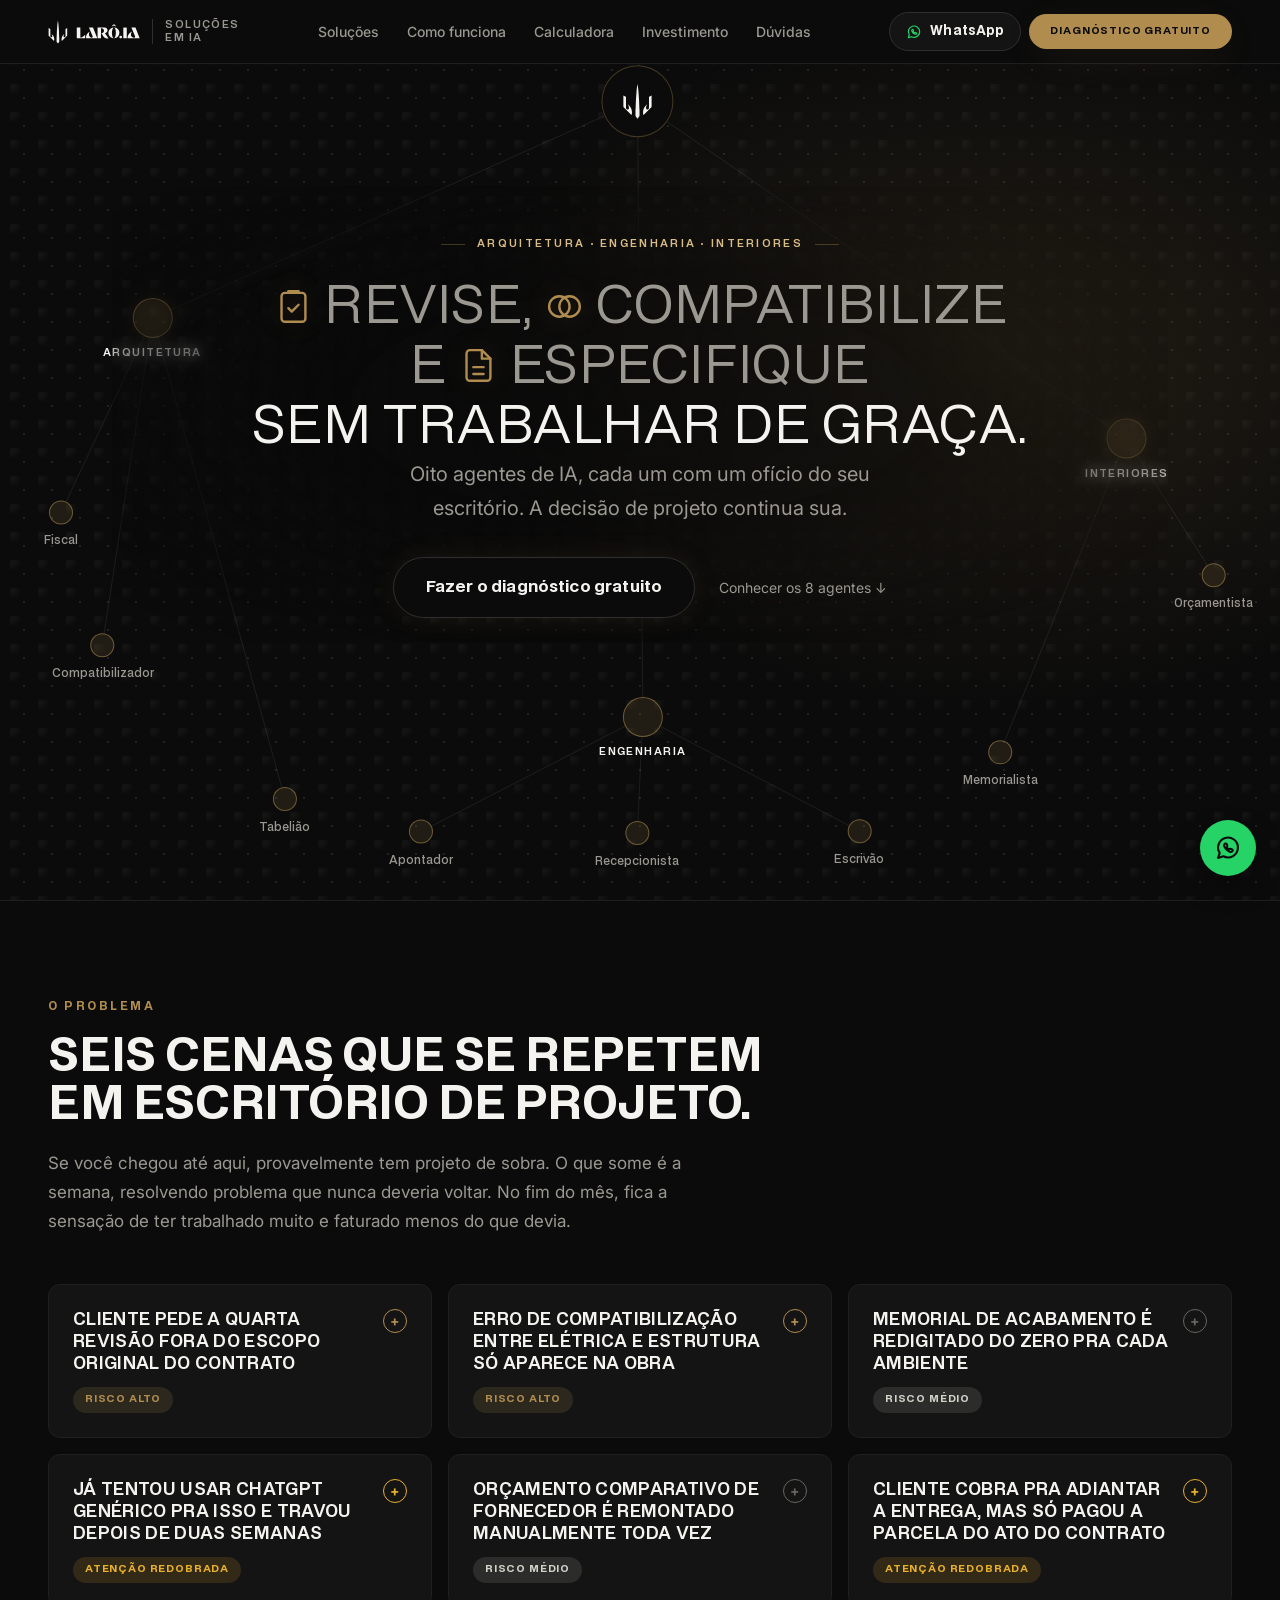
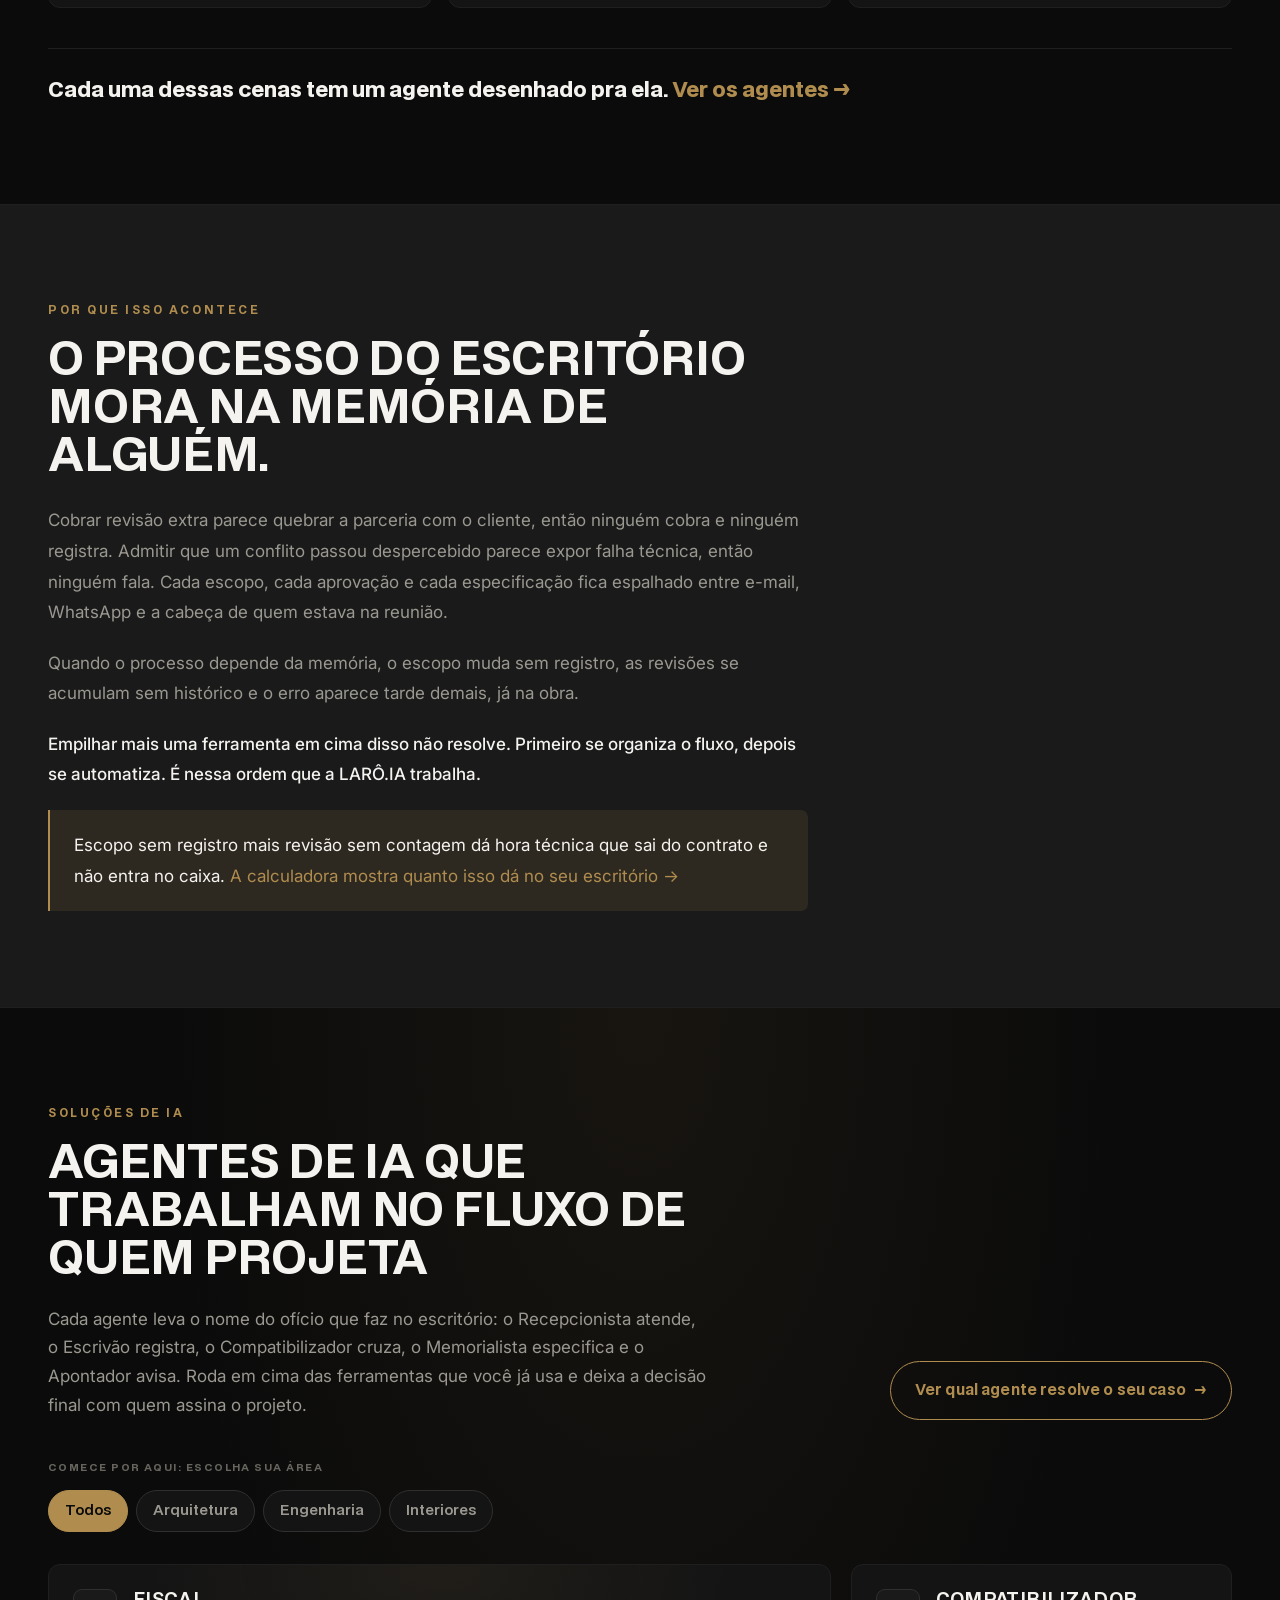
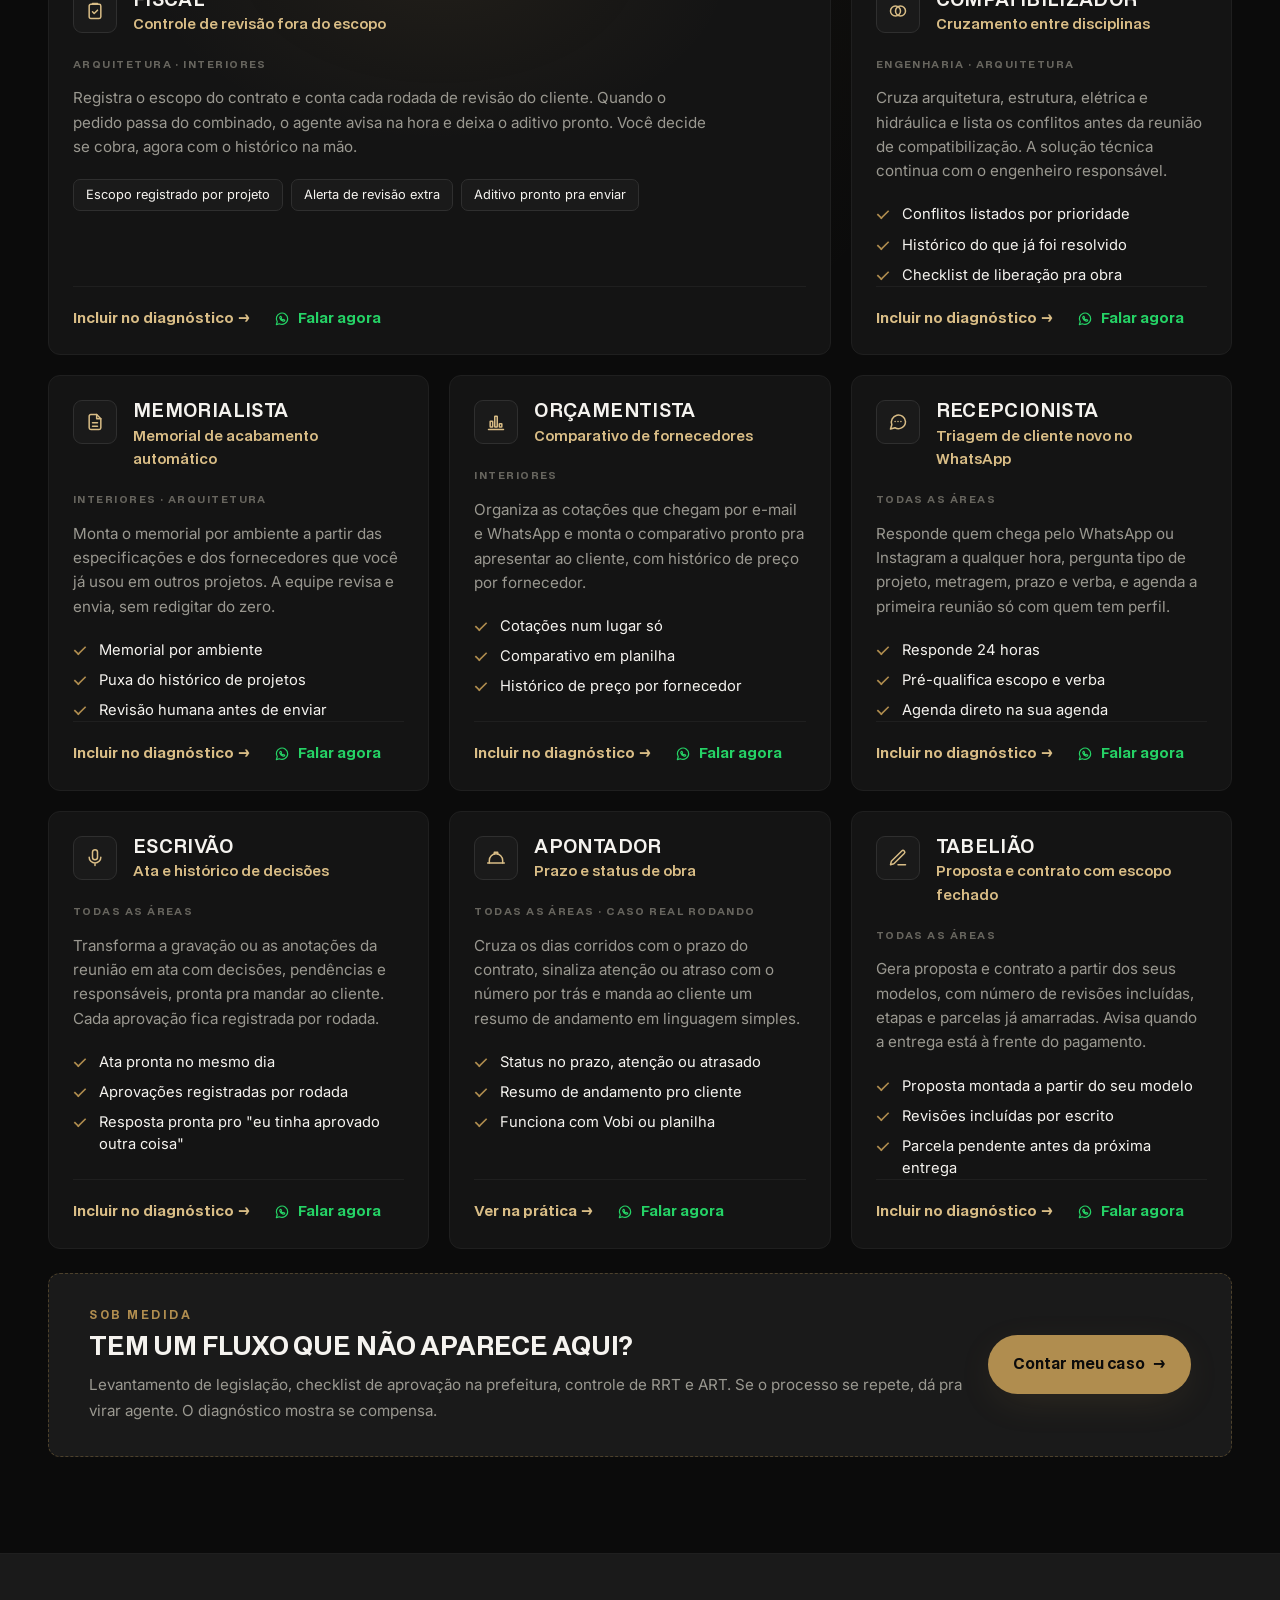
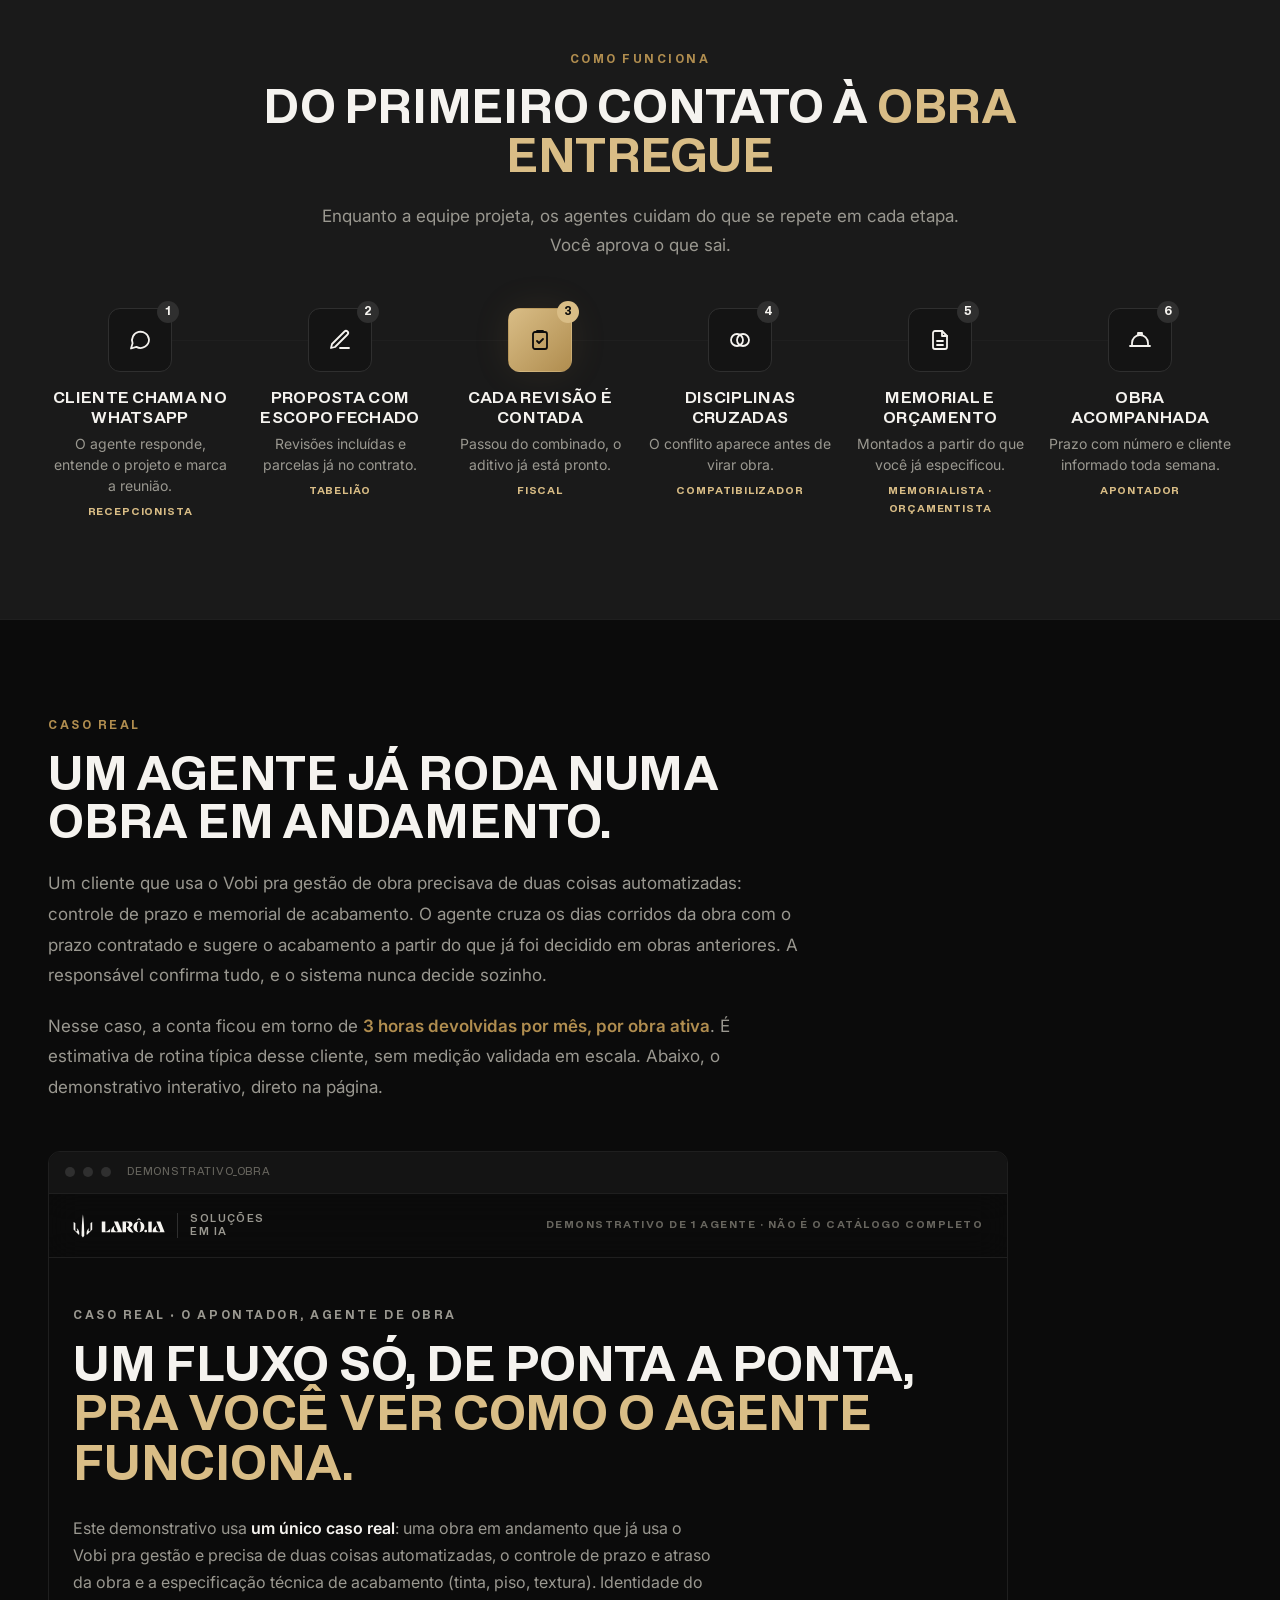
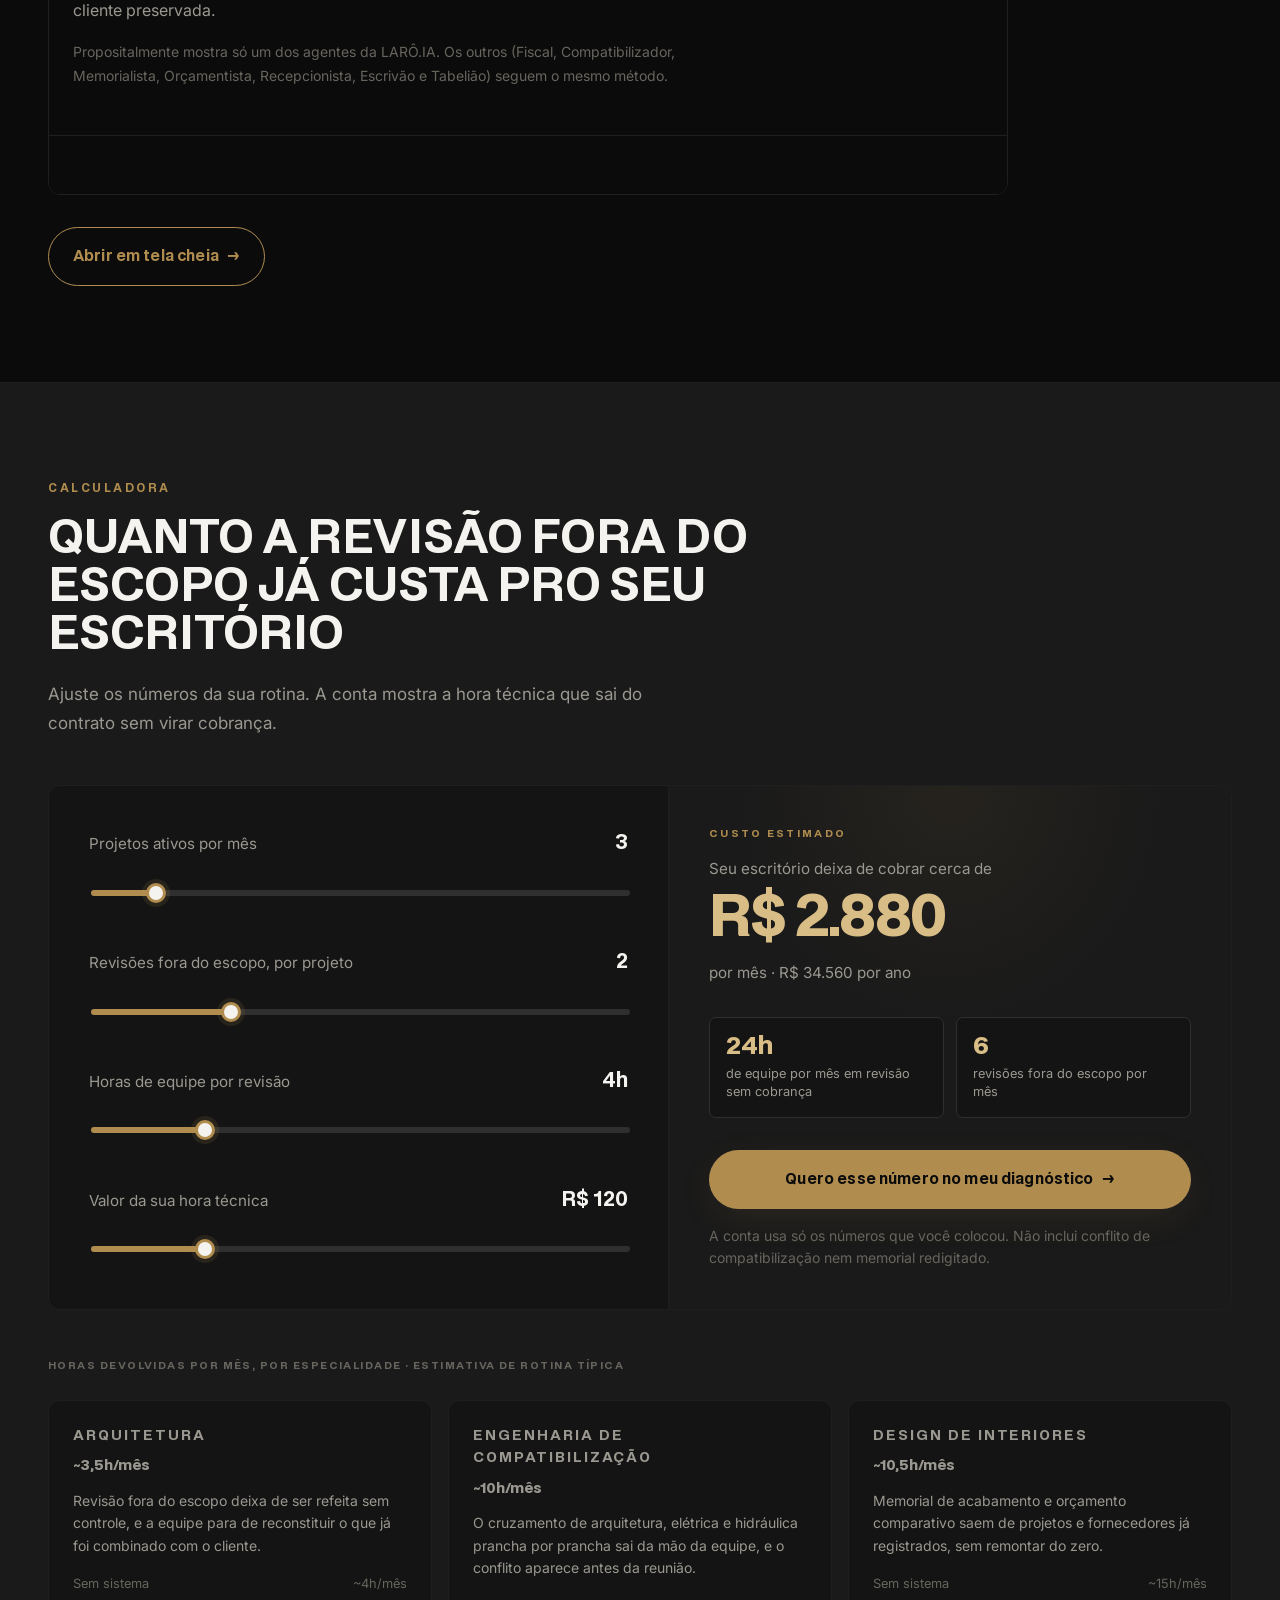
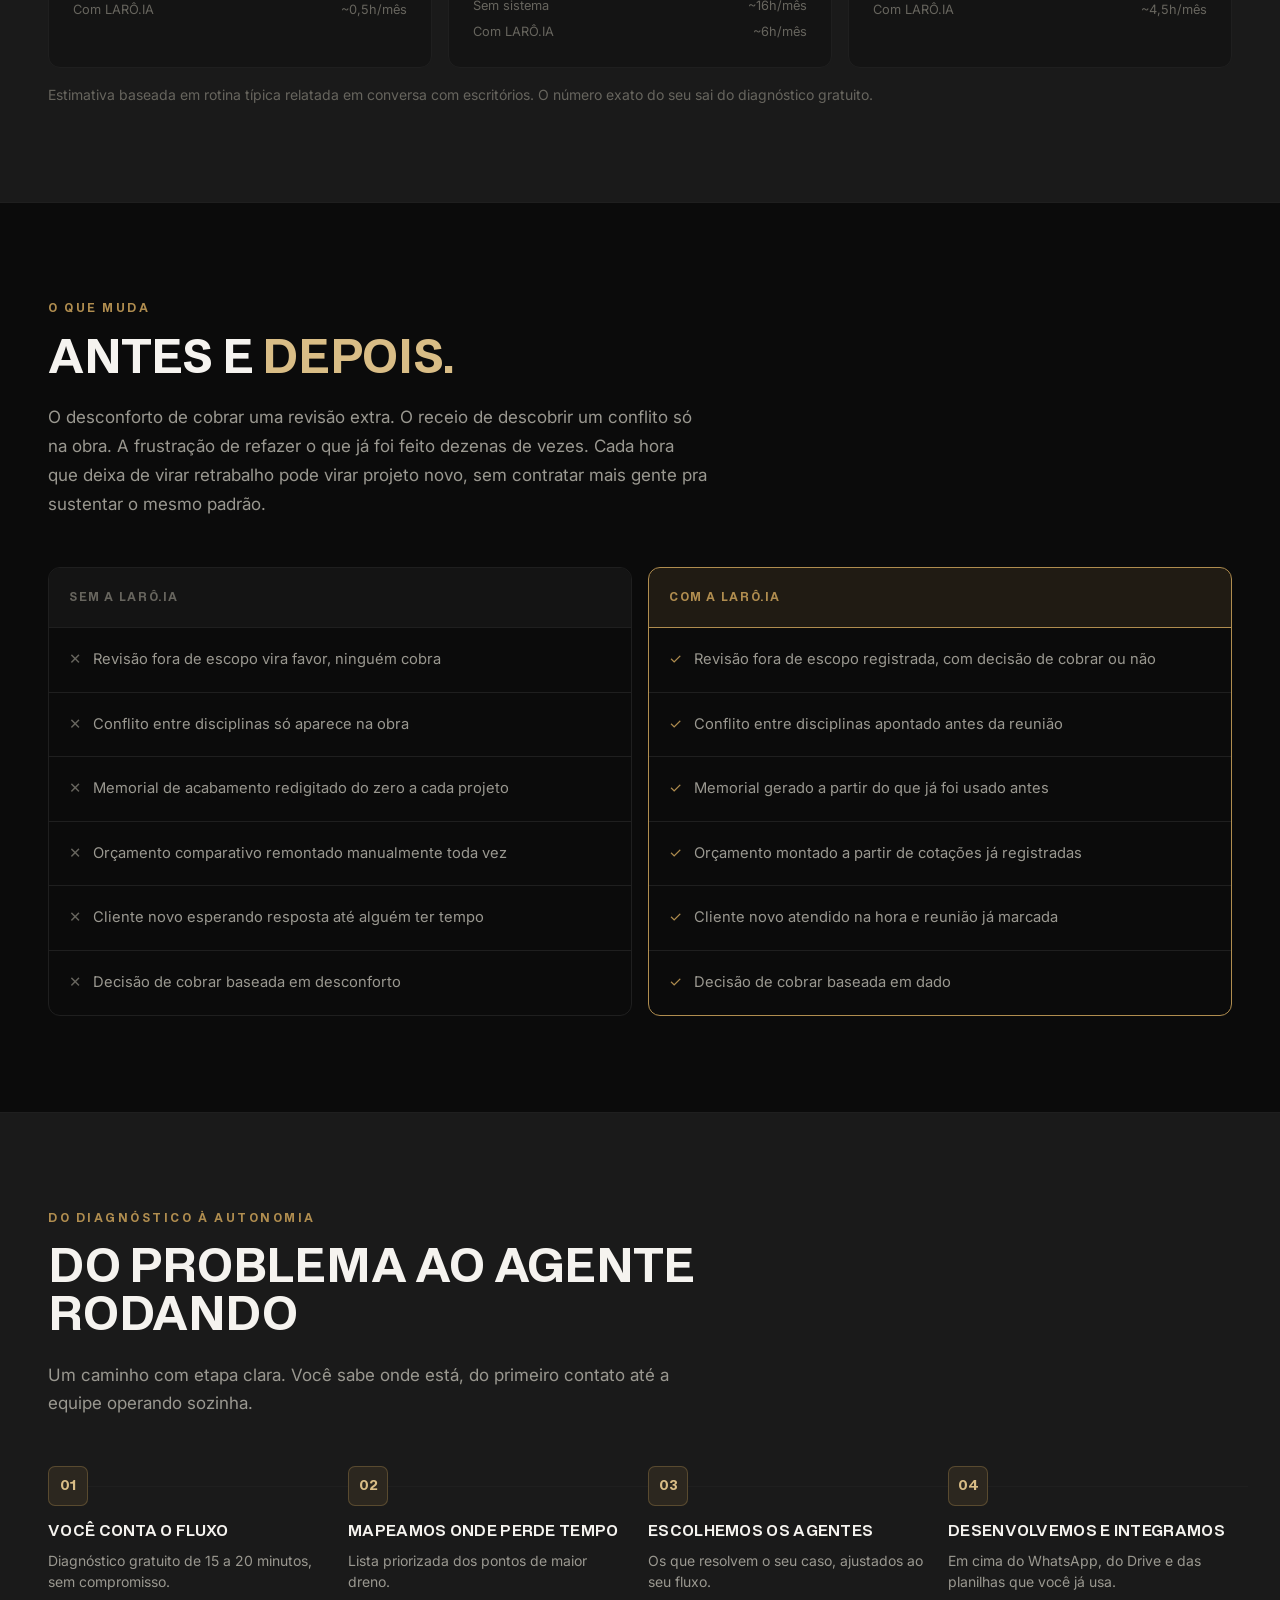
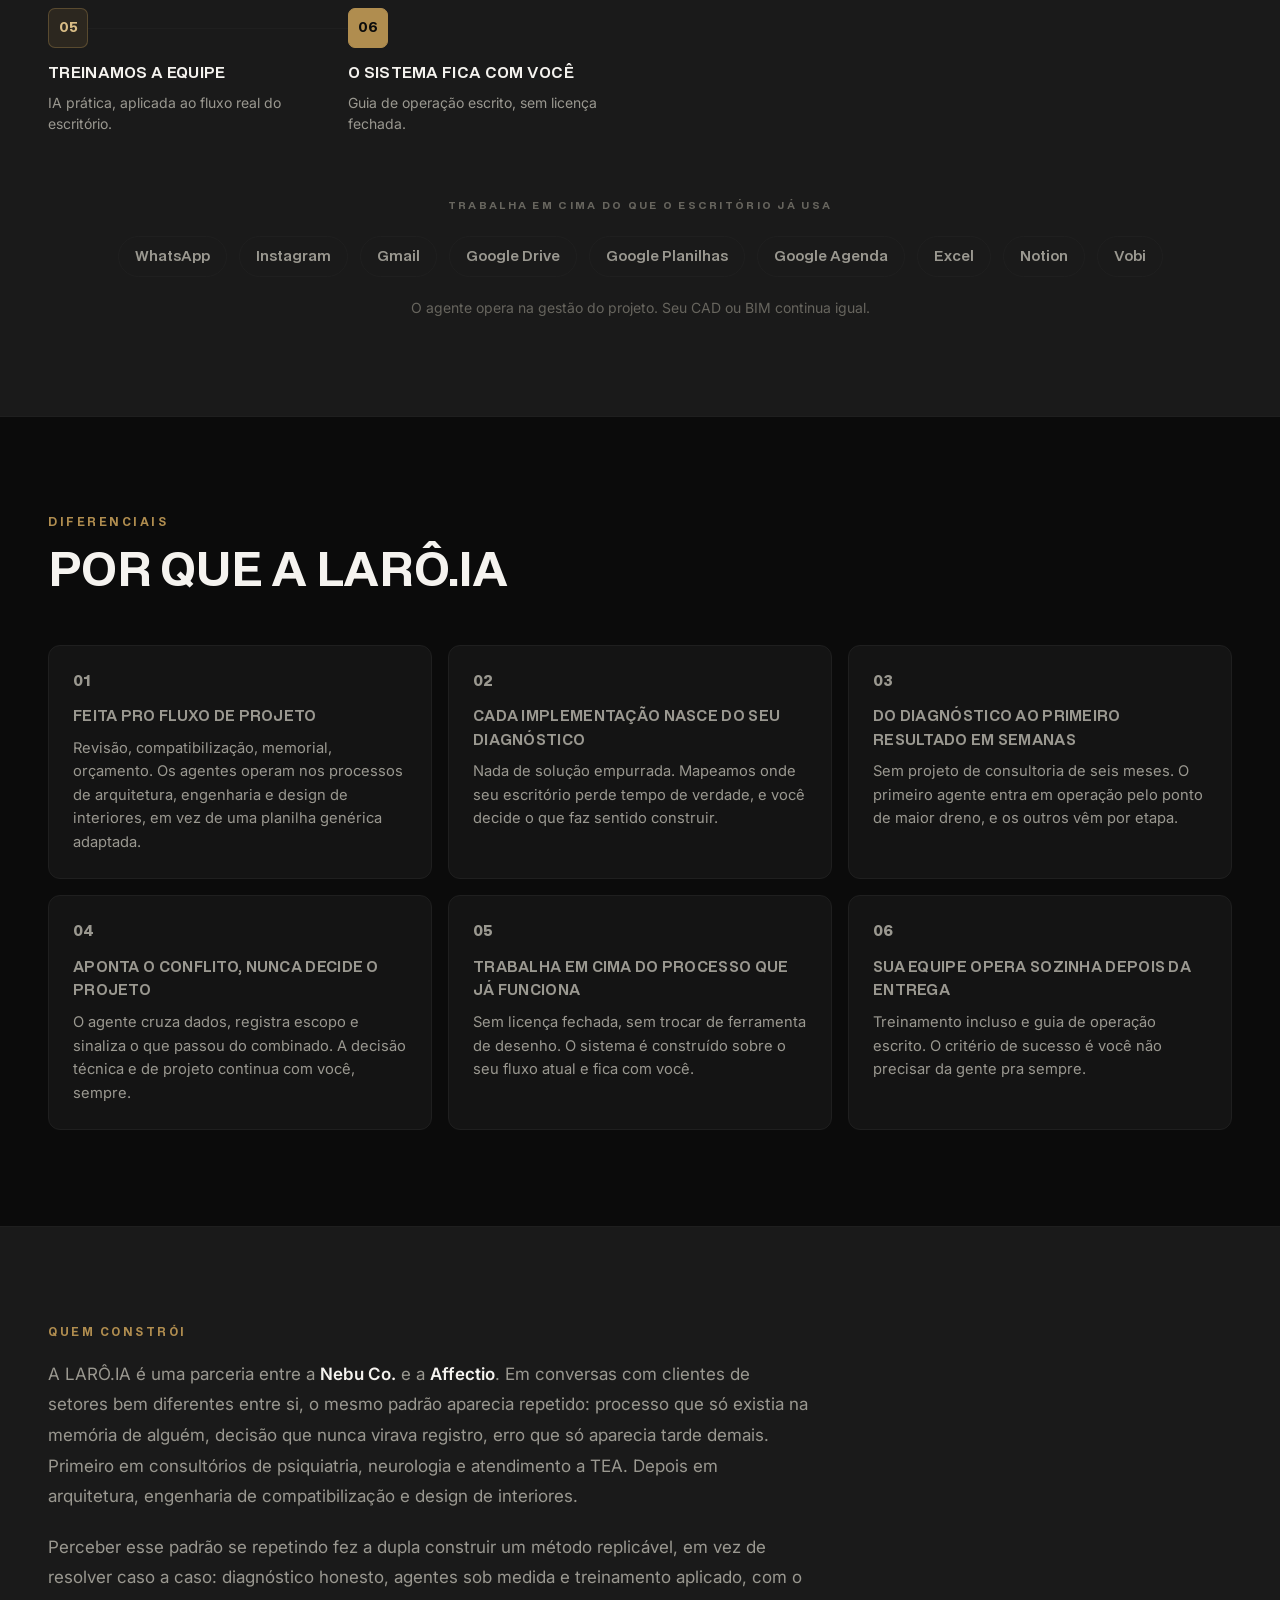
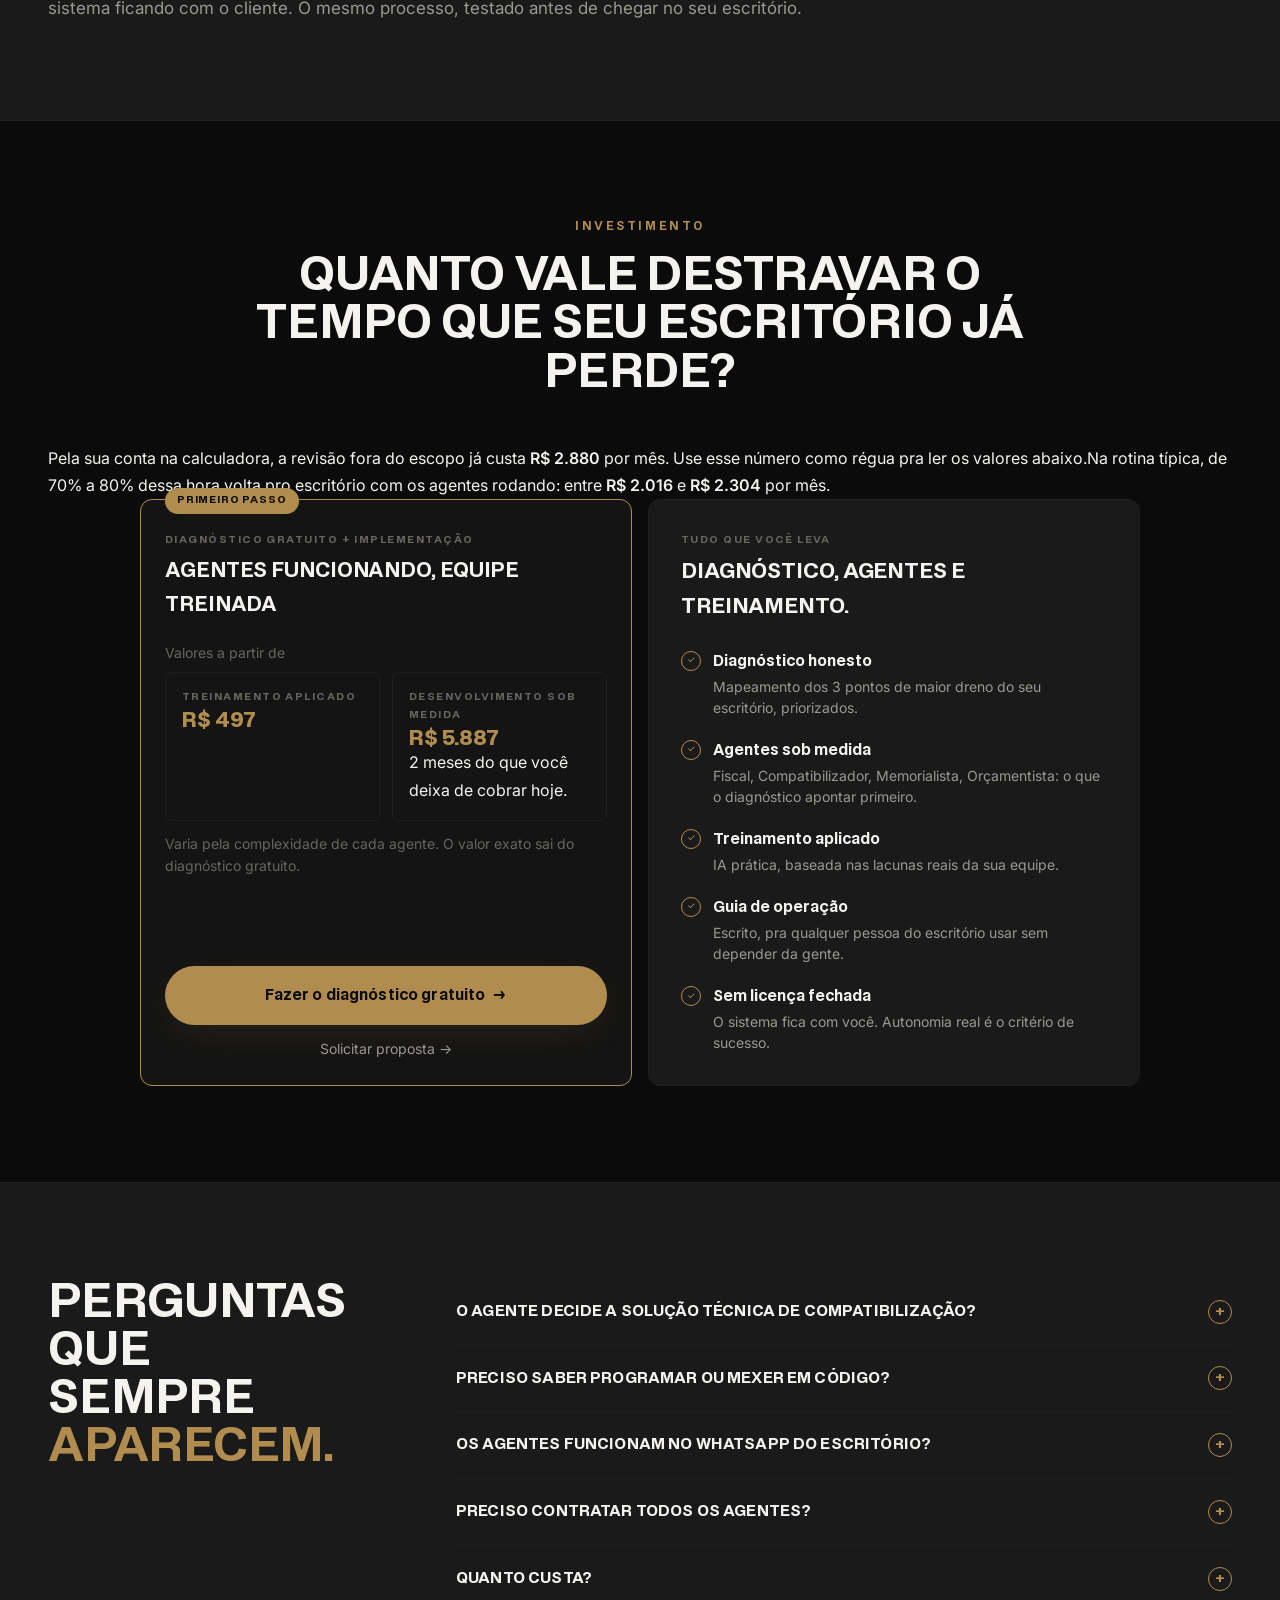
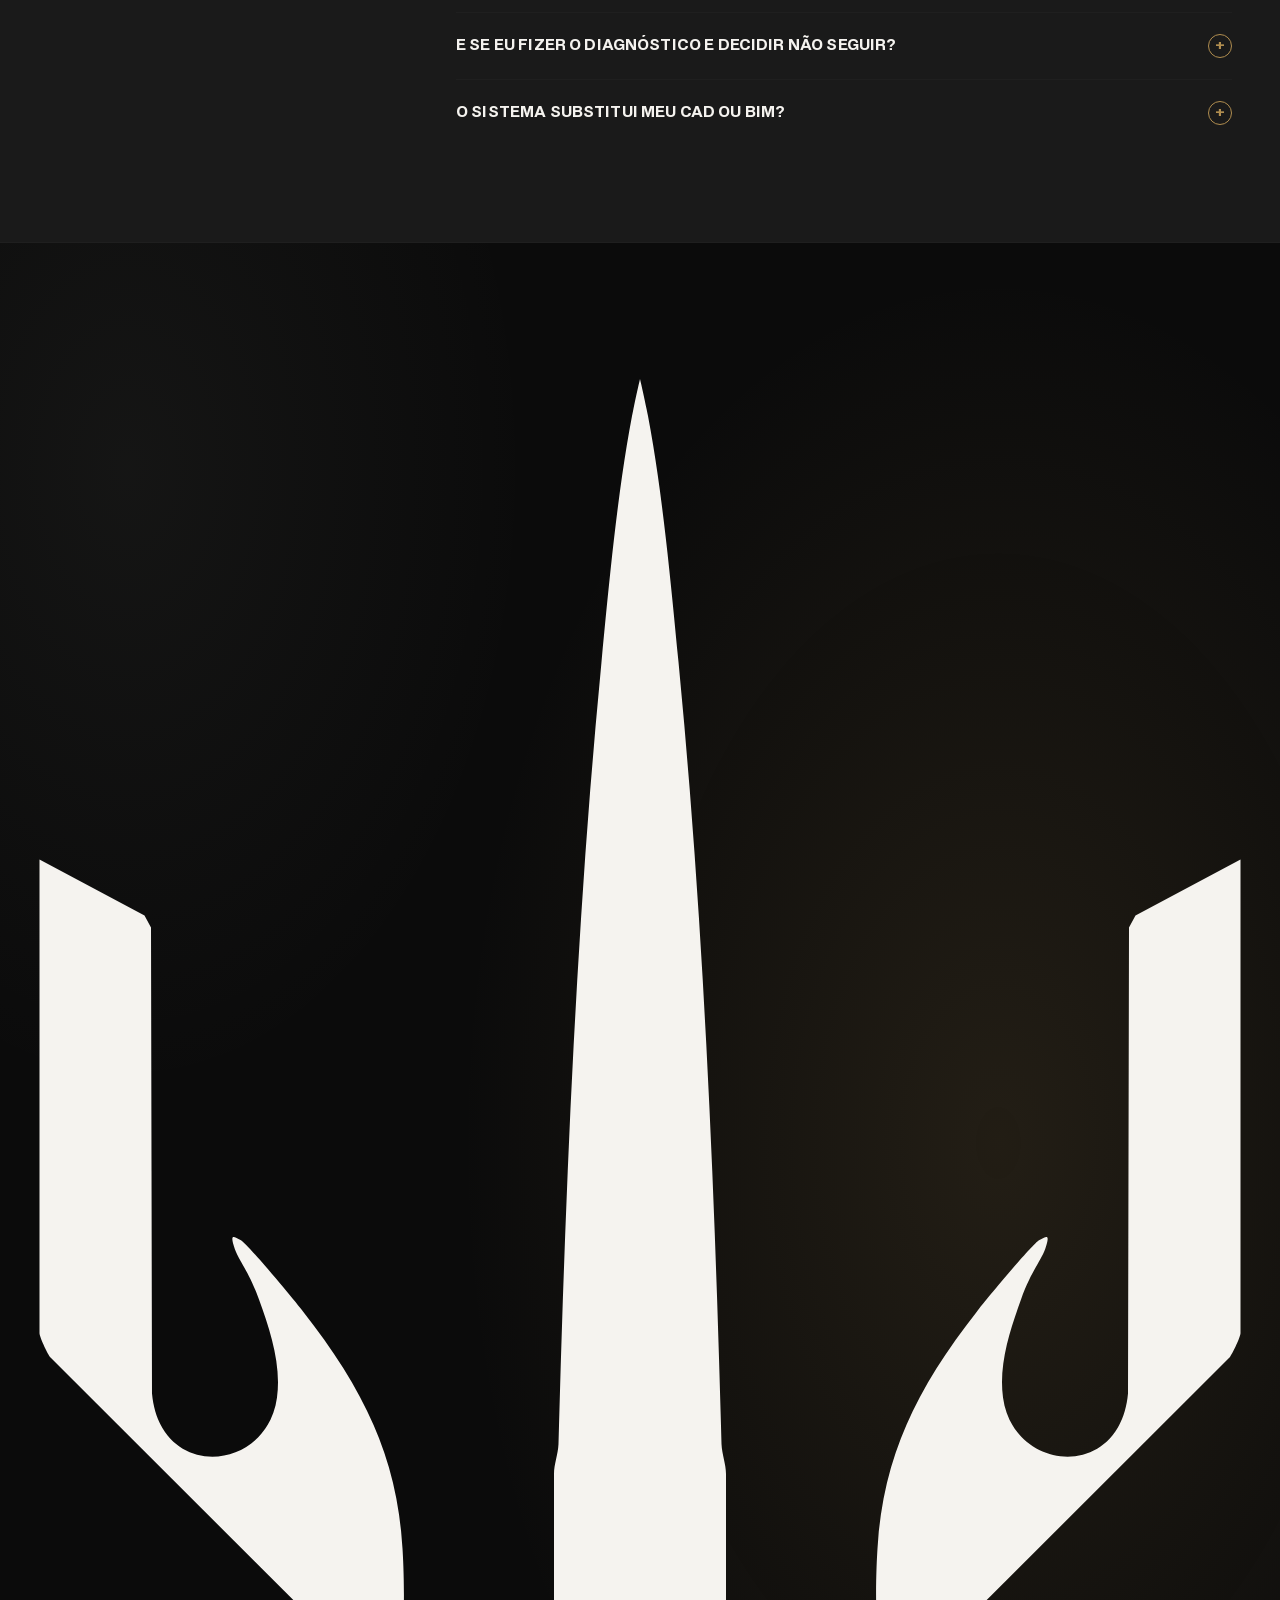
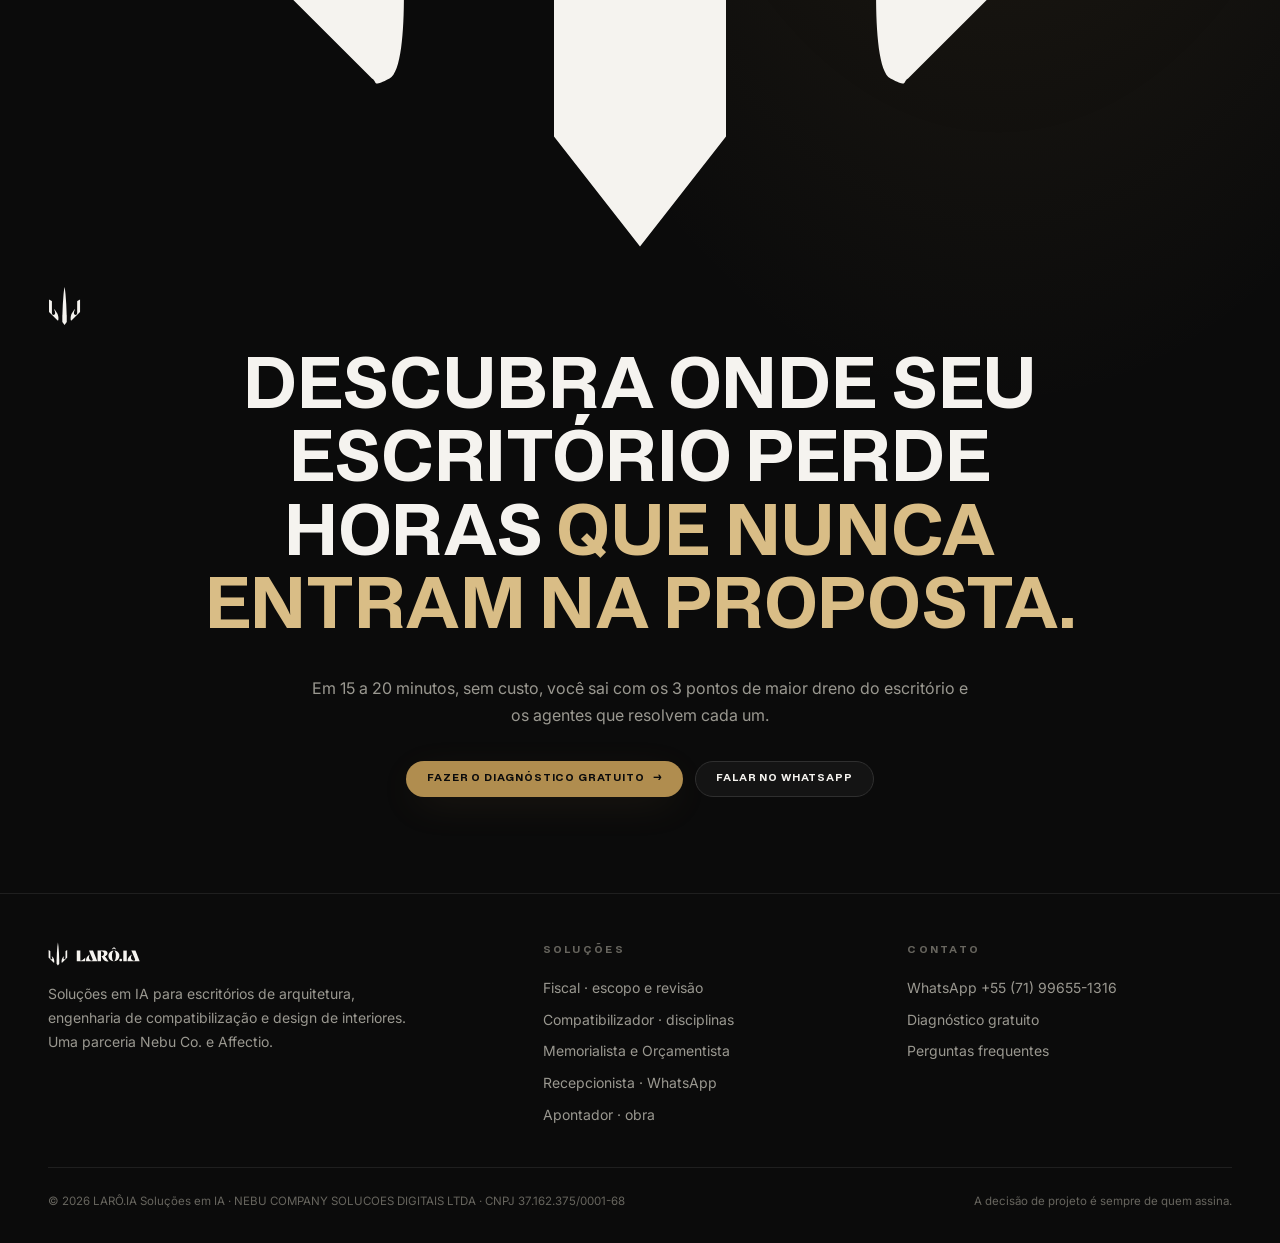
<file: index.html>
<!DOCTYPE html>
<html lang="pt-BR">
<head>
  <meta charset="UTF-8" />
  <meta name="viewport" content="width=device-width, initial-scale=1.0" />
  <title>LARÔ.IA · Soluções em IA para escritórios de projeto</title>
  <meta name="description" content="Agentes de IA para escritórios de arquitetura, engenharia de compatibilização e design de interiores: controle de escopo, cruzamento de disciplinas, memorial, orçamento e atendimento no WhatsApp. Diagnóstico gratuito." />
  <meta name="theme-color" content="#0b0b0b" />
  <meta property="og:title" content="LARÔ.IA · Soluções em IA" />
  <meta property="og:description" content="Agentes de IA que registram o escopo, cruzam as disciplinas e montam o memorial. Diagnóstico gratuito de 15 a 20 minutos." />
  <meta property="og:locale" content="pt_BR" />
  <meta property="og:type" content="website" />
  <meta name="twitter:card" content="summary_large_image" />
  <link rel="icon" type="image/svg+xml" href="assets/favicon.svg" />

  <link rel="preconnect" href="https://fonts.googleapis.com">
  <link rel="preconnect" href="https://fonts.gstatic.com" crossorigin>
  <link href="https://fonts.googleapis.com/css2?family=Inter:wght@400;500;600&display=swap" rel="stylesheet">
  <link rel="preload" href="assets/fonts/BDOGrotesk-VF.woff2" as="font" type="font/woff2" crossorigin>

  <link rel="stylesheet" href="assets/tokens.css">
  <link rel="stylesheet" href="assets/style.css">
</head>

<body>

  <!-- Marca LARÔ.IA: o desenho mora aqui, a cor vem do CSS (--color-logo). Tridente simétrico, sem a haste de baixo. -->
  <svg class="sprite" aria-hidden="true" focusable="false">
    <symbol id="laroia-simbolo" viewBox="409.3 150.5 256 309.5">
      <path d="M417.2,254.6l21,11.2,1.3,2.4.2,93.2c1.6,17.6,23,15.8,25,.8.9-6.6-1.4-13.5-3.6-19.6s-4.1-7.7-5-10.6.2-1.7,1.3-1.3,11.1,12.4,12.5,14.3c11.5,14.7,18.8,28.4,19.9,47.4.3,4.5,1.1,24.1-2.6,26s-2.3.7-3.5,0l-64.4-64.3c-.6-.9-2.1-4-2.1-4.8v-94.6Z"/>
      <path transform="matrix(-1 0 0 1 1074.6 0)" d="M417.2,254.6l21,11.2,1.3,2.4.2,93.2c1.6,17.6,23,15.8,25,.8.9-6.6-1.4-13.5-3.6-19.6s-4.1-7.7-5-10.6.2-1.7,1.3-1.3,11.1,12.4,12.5,14.3c11.5,14.7,18.8,28.4,19.9,47.4.3,4.5,1.1,24.1-2.6,26s-2.3.7-3.5,0l-64.4-64.3c-.6-.9-2.1-4-2.1-4.8v-94.6Z"/>
      <path d="M520.1,430V377.5C520.1,375.5 520.9,373.6 521,371.5C522.4,319.8 524.6,266.7 529.6,215.1C531.1,199.5 532.8,181.1 535.7,165.9C536.4,162.4 536.9,160.2 537.3,158.5C537.7,160.2 538.2,162.4 538.9,165.9C541.8,181.1 543.5,199.5 545,215.1C550,266.7 552.2,319.8 553.6,371.5C553.7,373.6 554.5,375.5 554.5,377.5V430L537.3,452Z"/>
    </symbol>
    <symbol id="laroia-wordmark" viewBox="45 572 1000 233">
      <path d="M491.1,627.7c49.7,5.3,60.1,64.7,14.8,84.8l-17.9,5c3.2.6,7.9,2.6,10.7,4.5,12.7,8.7,25.2,38.3,35.3,52s11.1,12.6,18,17.9c-20.6,6.4-42,4.7-60.4-6.5s-32.1-38.8-47-60.1c-2.2-3.2-5.6-6.2-7.5-8.9s-1.2-.9-.8-2.2c27.3,2,50.8-21.8,42.1-49.4-5.8-18.3-24-25.2-41.7-25.8-2.6,0-4.8,1.8-7.3,0-.7.7,4.3,6.2,4.3,8.2v146.4h-53.6v-165.9h111Z"/>
      <path d="M1034,793.6h-187.5v-18.6c0-2.6,2-9.7,2.8-12.7,8.7-32.7,33.9-55.6,61.9-72.4,3.2,5.2-1.9,7.8-4.5,12.4-13.3,23.9-10.6,54.3,10.1,73.2,17.6,16,52.3,16.1,45.8-14.7l-57.4-133.1h63.5l65.2,165.9Z"/>
      <path d="M309.2,627.7l66.5,165.9h-174.5c-6.4-41.7,17.7-82.2,53.1-102.8,3.3,4.2-1.7,8.7-3.4,13-9,23.2-6.5,53.7,12.1,71.7,17.5,16.9,51.4,15.2,39.1-15.8l-55.9-131.9h63.1Z"/>
      <path d="M112.3,627.7v144.7c0,2.8-2.4,7-4.3,9.1h13.4c3.6,0,15.6-4,19.4-5.6,18.6-7.6,32.4-22.4,46.7-35.8v53.6H57v-165.9h55.3Z"/>
      <rect x="780" y="627.7" width="53.6" height="165.9"/>
      <path d="M636.6,794.4c13.9-10.4,19.3-26.7,23.1-43,7.2-31.4,6.9-74-6.2-103.8-3.6-8.2-8.8-17.3-16.8-21.6-.2-1.4,1.2-.8,2.1-.8,27.6-1.6,58.3,20.5,70.6,44.3,28.5,55.3-9.5,125-72.7,125Z"/>
      <path d="M632.3,625.1l-6.5,4.3c-22.1,28.5-25.2,74.5-20.1,109.2s8.9,43.6,25.8,55.4c-32.6,1.6-64.2-22-76-51.8-21.8-55.1,16.7-117.5,76.9-117.1Z"/>
      <path d="M736.6,754.1c30.3-5.2,33,41.4,3.2,41.1s-26.2-37.1-3.2-41.1Z"/>
      <path d="M667.7,608.7l-11.2-.5-22.1-14.8-23.7,14.9-10.4.4,24.2-29.8c4-.3,18.8-1.5,21.1.4l22,29.4Z"/>
    </symbol>
  </svg>

  <!-- NAV -->
  <nav id="nav" class="nav" aria-label="Principal">
    <div class="container nav__inner">
      <a href="#" class="nav__brand" aria-label="LARÔ.IA Soluções em IA, início">
        <span class="nav__brand-mark">
          <svg class="logo logo--simbolo" aria-hidden="true"><use href="#laroia-simbolo"/></svg>
          <svg class="logo logo--wordmark" role="img" aria-label="LARÔ.IA"><use href="#laroia-wordmark"/></svg>
        </span>
        <span class="nav__tag">Soluções<br>em IA</span>
      </a>
      <div class="nav__links">
        <a href="#solucoes">Soluções</a>
        <a href="#fluxo">Como funciona</a>
        <a href="#calculadora">Calculadora</a>
        <a href="#investimento">Investimento</a>
        <a href="#faq">Dúvidas</a>
      </div>
      <div class="nav__actions">
        <a href="https://wa.me/5571996551316?text=Ol%C3%A1!%20Quero%20conhecer%20as%20solu%C3%A7%C3%B5es%20em%20IA%20da%20LAR%C3%94.IA." target="_blank" rel="noopener" class="btn btn--ghost nav__wa"><svg viewBox="0 0 24 24" fill="none" stroke="currentColor" stroke-width="1.8" stroke-linecap="round" stroke-linejoin="round" aria-hidden="true"><path d="M20.5 11.6a8.5 8.5 0 0 1-12.5 7.5L3.5 20.5l1.4-4.3a8.5 8.5 0 1 1 15.6-4.6Z"/><path d="M9 8.7c.2-.4.5-.6.9-.6h.4c.2 0 .4.1.5.4l.6 1.5c.1.2 0 .4-.1.6l-.5.6c.5 1 1.2 1.7 2.1 2.1l.6-.5c.2-.1.4-.2.6-.1l1.5.6c.3.1.4.3.4.5v.4c0 .4-.2.7-.6.9-.6.3-1.4.4-2.3 0-1.9-.8-3.4-2.3-4.2-4.2-.4-.9-.3-1.7.1-2.2Z"/></svg>WhatsApp</a>
        <a href="diagnostico.html" class="btn btn--primary nav__cta">Diagnóstico gratuito</a>
      </div>
    </div>
  </nav>

  <main>

    <!-- HERO · o grafo dos agentes de fundo, com a headline sobreposta.
         O grafo segue o canvas do Obsidian: a palavra puxa o tridente, o tridente puxa as três áreas,
         cada área puxa os agentes dela. data-parent é a ligação principal (desenhada na entrada);
         data-links são as outras áreas que o agente também atende (aparecem no hover).
         A posição de cada nó fica no style.css; o main.js desenha as linhas e anima. -->
    <section id="hero" class="hero hero--home">
      <!-- Camada de fundo: o grafo dos agentes ocupa o hero inteiro e o texto vem por cima -->
      <div class="hero__graph">
        <div class="graph" aria-hidden="true">
          <svg class="graph__edges"></svg>

          <span class="graph__node graph__node--anchor" data-id="palavra"></span>
          <span class="graph__node graph__node--root" data-id="laroia" data-parent="palavra"><svg class="logo logo--simbolo"><use href="#laroia-simbolo"/></svg></span>

          <span class="graph__node graph__node--area" data-id="arq" data-parent="laroia"><span class="graph__label">Arquitetura</span></span>
          <span class="graph__node graph__node--area" data-id="eng" data-parent="laroia"><span class="graph__label">Engenharia</span></span>
          <span class="graph__node graph__node--area" data-id="int" data-parent="laroia"><span class="graph__label">Interiores</span></span>

          <span class="graph__node graph__node--agent" data-id="fiscal" data-parent="arq" data-links="int"><span class="graph__label">Fiscal</span></span>
          <span class="graph__node graph__node--agent" data-id="compatibilizador" data-parent="arq" data-links="eng"><span class="graph__label">Compatibilizador</span></span>
          <span class="graph__node graph__node--agent" data-id="tabeliao" data-parent="arq" data-links="eng int"><span class="graph__label">Tabelião</span></span>

          <span class="graph__node graph__node--agent" data-id="apontador" data-parent="eng" data-links="arq int"><span class="graph__label">Apontador</span></span>
          <span class="graph__node graph__node--agent" data-id="recepcionista" data-parent="eng" data-links="arq int"><span class="graph__label">Recepcionista</span></span>
          <span class="graph__node graph__node--agent" data-id="escrivao" data-parent="eng" data-links="arq int"><span class="graph__label">Escrivão</span></span>

          <span class="graph__node graph__node--agent" data-id="memorialista" data-parent="int" data-links="arq"><span class="graph__label">Memorialista</span></span>
          <span class="graph__node graph__node--agent" data-id="orcamentista" data-parent="int"><span class="graph__label">Orçamentista</span></span>
        </div>
      </div>

      <div class="container hero__content">
        <p class="hero__eyebrow reveal">Arquitetura · Engenharia · Interiores</p>
        <h1 class="hero__display reveal">
          <span class="hero__line"><span class="glyph" aria-hidden="true"><svg viewBox="0 0 24 24"><rect x="5" y="4" width="14" height="17" rx="2"/><path d="M9 4V3h6v1"/><path d="m9 13 2 2 4-4"/></svg></span>Revise, <span class="glyph" aria-hidden="true"><svg viewBox="0 0 24 24"><circle cx="9" cy="12" r="6"/><circle cx="15" cy="12" r="6"/></svg></span>compatibilize</span>
          <span class="hero__line">e <span class="glyph" aria-hidden="true"><svg viewBox="0 0 24 24"><path d="M14 3H7a2 2 0 0 0-2 2v14a2 2 0 0 0 2 2h10a2 2 0 0 0 2-2V8l-5-5Z"/><path d="M14 3v5h5M9 13h6M9 17h6"/></svg></span>especifique</span>
          <span class="hero__line hero__line--bright">sem trabalhar de graça.</span>
        </h1>
        <p class="hero__lead reveal reveal--d1">Oito agentes de IA, cada um com um ofício do seu escritório. A decisão de projeto continua sua.</p>
        <div class="hero__ctas reveal reveal--d2">
          <a href="diagnostico.html" class="btn btn--glow">Fazer o diagnóstico gratuito</a>
          <a href="#solucoes" class="hero__alt">Conhecer os 8 agentes <span aria-hidden="true">↓</span></a>
        </div>
      </div>

    </section>

    <!-- O PROBLEMA · ativação do estado mental -->
    <section id="problema" class="section">
      <div class="container">
        <div class="section__head">
          <p class="eyebrow reveal">O problema</p>
          <h2 class="h2 reveal">Seis cenas que se repetem em escritório de projeto.</h2>
          <p class="lead reveal">Se você chegou até aqui, provavelmente tem projeto de sobra. O que some é a semana, resolvendo problema que nunca deveria voltar. No fim do mês, fica a sensação de ter trabalhado muito e faturado menos do que devia.</p>
        </div>

        <div class="problem-grid reveal">
          <article class="problem">
            <div class="problem__top">
              <h3 class="problem__title">Cliente pede a quarta revisão fora do escopo original do contrato</h3>
              <button type="button" class="toggle" aria-expanded="false" aria-label="Ver como a LARÔ.IA resolve">+</button>
            </div>
            <span class="badge badge--risk">Risco alto</span>
            <div class="problem__answer">
              <div class="problem__answer-inner">
                <p class="problem__answer-label">Agente que resolve: o Fiscal</p>
                <p>Registra o escopo original do contrato e aponta automaticamente quando uma revisão já passou do combinado.</p>
              </div>
            </div>
          </article>

          <article class="problem">
            <div class="problem__top">
              <h3 class="problem__title">Erro de compatibilização entre elétrica e estrutura só aparece na obra</h3>
              <button type="button" class="toggle" aria-expanded="false" aria-label="Ver como a LARÔ.IA resolve">+</button>
            </div>
            <span class="badge badge--risk">Risco alto</span>
            <div class="problem__answer">
              <div class="problem__answer-inner">
                <p class="problem__answer-label">Agente que resolve: o Compatibilizador</p>
                <p>Cruza os projetos de cada disciplina e aponta o conflito antes da reunião de compatibilização.</p>
              </div>
            </div>
          </article>

          <article class="problem">
            <div class="problem__top">
              <h3 class="problem__title">Memorial de acabamento é redigitado do zero pra cada ambiente</h3>
              <button type="button" class="toggle toggle--mid" aria-expanded="false" aria-label="Ver como a LARÔ.IA resolve">+</button>
            </div>
            <span class="badge badge--mid">Risco médio</span>
            <div class="problem__answer">
              <div class="problem__answer-inner">
                <p class="problem__answer-label">Agente que resolve: o Memorialista</p>
                <p>Gera o memorial a partir de especificações e fornecedores já usados em projetos anteriores.</p>
              </div>
            </div>
          </article>

          <article class="problem">
            <div class="problem__top">
              <h3 class="problem__title">Já tentou usar ChatGPT genérico pra isso e travou depois de duas semanas</h3>
              <button type="button" class="toggle toggle--warn" aria-expanded="false" aria-label="Ver como a LARÔ.IA resolve">+</button>
            </div>
            <span class="badge badge--warn">Atenção redobrada</span>
            <div class="problem__answer">
              <div class="problem__answer-inner">
                <p class="problem__answer-label">Como a LARÔ.IA resolve</p>
                <p>O diagnóstico mapeia seu fluxo real antes de qualquer ferramenta. Cada agente é construído sob medida pro seu processo.</p>
              </div>
            </div>
          </article>

          <article class="problem">
            <div class="problem__top">
              <h3 class="problem__title">Orçamento comparativo de fornecedor é remontado manualmente toda vez</h3>
              <button type="button" class="toggle toggle--mid" aria-expanded="false" aria-label="Ver como a LARÔ.IA resolve">+</button>
            </div>
            <span class="badge badge--mid">Risco médio</span>
            <div class="problem__answer">
              <div class="problem__answer-inner">
                <p class="problem__answer-label">Agente que resolve: o Orçamentista</p>
                <p>Monta o comparativo a partir de cotações e fornecedores já registrados em projetos anteriores.</p>
              </div>
            </div>
          </article>

          <article class="problem">
            <div class="problem__top">
              <h3 class="problem__title">Cliente cobra pra adiantar a entrega, mas só pagou a parcela do ato do contrato</h3>
              <button type="button" class="toggle toggle--warn" aria-expanded="false" aria-label="Ver como a LARÔ.IA resolve">+</button>
            </div>
            <span class="badge badge--warn">Atenção redobrada</span>
            <div class="problem__answer">
              <div class="problem__answer-inner">
                <p class="problem__answer-label">Agente que resolve: o Tabelião</p>
                <p>Cruza o cronograma de entrega com o cronograma financeiro do contrato e mostra qual parcela está pendente antes de qualquer pressão de prazo.</p>
              </div>
            </div>
          </article>
        </div>

        <p class="closing-line reveal">Cada uma dessas cenas tem um agente desenhado pra ela. <a href="#solucoes" class="text-accent">Ver os agentes →</a></p>
      </div>
    </section>

    <!-- POR QUE ISSO ACONTECE · prova lógica -->
    <section id="causa" class="section section--alt">
      <div class="container">
        <div class="section__head section__head--tight">
          <p class="eyebrow reveal">Por que isso acontece</p>
          <h2 class="h2 reveal">O processo do escritório mora na memória de alguém.</h2>
        </div>
        <div class="prose reveal">
          <p>Cobrar revisão extra parece quebrar a parceria com o cliente, então ninguém cobra e ninguém registra. Admitir que um conflito passou despercebido parece expor falha técnica, então ninguém fala. Cada escopo, cada aprovação e cada especificação fica espalhado entre e-mail, WhatsApp e a cabeça de quem estava na reunião.</p>
          <p>Quando o processo depende da memória, o escopo muda sem registro, as revisões se acumulam sem histórico e o erro aparece tarde demais, já na obra.</p>
          <p class="prose__key">Empilhar mais uma ferramenta em cima disso não resolve. Primeiro se organiza o fluxo, depois se automatiza. É nessa ordem que a LARÔ.IA trabalha.</p>
          <p class="prose__consequence">Escopo sem registro mais revisão sem contagem dá hora técnica que sai do contrato e não entra no caixa. <a href="#calculadora" class="text-accent">A calculadora mostra quanto isso dá no seu escritório →</a></p>
        </div>
      </div>
    </section>

    <!-- SOLUÇÕES DE IA · agentes por função -->
    <section id="solucoes" class="section section--glow">
      <div class="container">
        <div class="agents__top">
          <div class="section__head">
            <p class="eyebrow reveal">Soluções de IA</p>
            <h2 class="h2 reveal">Agentes de IA que trabalham no fluxo de quem projeta</h2>
            <p class="lead reveal">Cada agente leva o nome do ofício que faz no escritório: o Recepcionista atende, o Escrivão registra, o Compatibilizador cruza, o Memorialista especifica e o Apontador avisa. Roda em cima das ferramentas que você já usa e deixa a decisão final com quem assina o projeto.</p>
          </div>
          <a href="diagnostico.html" class="btn btn--outline-accent reveal">Ver qual agente resolve o seu caso <span aria-hidden="true">→</span></a>
        </div>

        <div class="filter reveal" role="group" aria-label="Filtrar agentes por área">
          <p class="filter__label">Comece por aqui: escolha sua área</p>
          <button type="button" class="chip" data-filter="todos" aria-pressed="true">Todos</button>
          <button type="button" class="chip" data-filter="arquitetura" aria-pressed="false">Arquitetura</button>
          <button type="button" class="chip" data-filter="engenharia" aria-pressed="false">Engenharia</button>
          <button type="button" class="chip" data-filter="interiores" aria-pressed="false">Interiores</button>
        </div>
        <p id="agent-count" class="sr-only" aria-live="polite"></p>

        <div class="agent-grid">

          <article class="agent agent--wide reveal" data-seg="arquitetura interiores">
            <div class="agent__head">
              <span class="agent__icon" aria-hidden="true">
                <svg viewBox="0 0 24 24" fill="none" stroke="currentColor" stroke-width="1.8" stroke-linecap="round" stroke-linejoin="round"><rect x="5" y="4" width="14" height="17" rx="2"/><path d="M9 4V3h6v1"/><path d="m9 13 2 2 4-4"/></svg>
              </span>
              <div>
                <h3 class="agent__name">Fiscal</h3>
                <p class="agent__tag">Controle de revisão fora do escopo</p>
              </div>
            </div>
            <p class="agent__seg">Arquitetura · Interiores</p>
            <p class="agent__desc">Registra o escopo do contrato e conta cada rodada de revisão do cliente. Quando o pedido passa do combinado, o agente avisa na hora e deixa o aditivo pronto. Você decide se cobra, agora com o histórico na mão.</p>
            <ul class="tags">
              <li>Escopo registrado por projeto</li>
              <li>Alerta de revisão extra</li>
              <li>Aditivo pronto pra enviar</li>
            </ul>
            <div class="agent__links">
              <a href="diagnostico.html?agente=Fiscal" class="link-accent">Incluir no diagnóstico <span aria-hidden="true">→</span></a>
              <a href="https://wa.me/5571996551316?text=Ol%C3%A1!%20Quero%20saber%20mais%20sobre%20o%20Fiscal%20da%20LAR%C3%94.IA." target="_blank" rel="noopener" class="link-wa"><svg viewBox="0 0 24 24" fill="none" stroke="currentColor" stroke-width="1.8" stroke-linecap="round" stroke-linejoin="round" aria-hidden="true"><path d="M20.5 11.6a8.5 8.5 0 0 1-12.5 7.5L3.5 20.5l1.4-4.3a8.5 8.5 0 1 1 15.6-4.6Z"/><path d="M9 8.7c.2-.4.5-.6.9-.6h.4c.2 0 .4.1.5.4l.6 1.5c.1.2 0 .4-.1.6l-.5.6c.5 1 1.2 1.7 2.1 2.1l.6-.5c.2-.1.4-.2.6-.1l1.5.6c.3.1.4.3.4.5v.4c0 .4-.2.7-.6.9-.6.3-1.4.4-2.3 0-1.9-.8-3.4-2.3-4.2-4.2-.4-.9-.3-1.7.1-2.2Z"/></svg> Falar agora</a>
            </div>
          </article>

          <article class="agent reveal" data-seg="engenharia arquitetura">
            <div class="agent__head">
              <span class="agent__icon" aria-hidden="true">
                <svg viewBox="0 0 24 24" fill="none" stroke="currentColor" stroke-width="1.8" stroke-linecap="round" stroke-linejoin="round"><circle cx="9" cy="12" r="6"/><circle cx="15" cy="12" r="6"/></svg>
              </span>
              <div>
                <h3 class="agent__name">Compatibilizador</h3>
                <p class="agent__tag">Cruzamento entre disciplinas</p>
              </div>
            </div>
            <p class="agent__seg">Engenharia · Arquitetura</p>
            <p class="agent__desc">Cruza arquitetura, estrutura, elétrica e hidráulica e lista os conflitos antes da reunião de compatibilização. A solução técnica continua com o engenheiro responsável.</p>
            <ul class="checklist">
              <li>Conflitos listados por prioridade</li>
              <li>Histórico do que já foi resolvido</li>
              <li>Checklist de liberação pra obra</li>
            </ul>
            <div class="agent__links">
              <a href="diagnostico.html?agente=Compatibilizador" class="link-accent">Incluir no diagnóstico <span aria-hidden="true">→</span></a>
              <a href="https://wa.me/5571996551316?text=Ol%C3%A1!%20Quero%20saber%20mais%20sobre%20o%20Compatibilizador%20da%20LAR%C3%94.IA." target="_blank" rel="noopener" class="link-wa"><svg viewBox="0 0 24 24" fill="none" stroke="currentColor" stroke-width="1.8" stroke-linecap="round" stroke-linejoin="round" aria-hidden="true"><path d="M20.5 11.6a8.5 8.5 0 0 1-12.5 7.5L3.5 20.5l1.4-4.3a8.5 8.5 0 1 1 15.6-4.6Z"/><path d="M9 8.7c.2-.4.5-.6.9-.6h.4c.2 0 .4.1.5.4l.6 1.5c.1.2 0 .4-.1.6l-.5.6c.5 1 1.2 1.7 2.1 2.1l.6-.5c.2-.1.4-.2.6-.1l1.5.6c.3.1.4.3.4.5v.4c0 .4-.2.7-.6.9-.6.3-1.4.4-2.3 0-1.9-.8-3.4-2.3-4.2-4.2-.4-.9-.3-1.7.1-2.2Z"/></svg> Falar agora</a>
            </div>
          </article>

          <article class="agent reveal" data-seg="interiores arquitetura">
            <div class="agent__head">
              <span class="agent__icon" aria-hidden="true">
                <svg viewBox="0 0 24 24" fill="none" stroke="currentColor" stroke-width="1.8" stroke-linecap="round" stroke-linejoin="round"><path d="M14 3H7a2 2 0 0 0-2 2v14a2 2 0 0 0 2 2h10a2 2 0 0 0 2-2V8l-5-5Z"/><path d="M14 3v5h5M9 13h6M9 17h6"/></svg>
              </span>
              <div>
                <h3 class="agent__name">Memorialista</h3>
                <p class="agent__tag">Memorial de acabamento automático</p>
              </div>
            </div>
            <p class="agent__seg">Interiores · Arquitetura</p>
            <p class="agent__desc">Monta o memorial por ambiente a partir das especificações e dos fornecedores que você já usou em outros projetos. A equipe revisa e envia, sem redigitar do zero.</p>
            <ul class="checklist">
              <li>Memorial por ambiente</li>
              <li>Puxa do histórico de projetos</li>
              <li>Revisão humana antes de enviar</li>
            </ul>
            <div class="agent__links">
              <a href="diagnostico.html?agente=Memorialista" class="link-accent">Incluir no diagnóstico <span aria-hidden="true">→</span></a>
              <a href="https://wa.me/5571996551316?text=Ol%C3%A1!%20Quero%20saber%20mais%20sobre%20o%20Memorialista%20da%20LAR%C3%94.IA." target="_blank" rel="noopener" class="link-wa"><svg viewBox="0 0 24 24" fill="none" stroke="currentColor" stroke-width="1.8" stroke-linecap="round" stroke-linejoin="round" aria-hidden="true"><path d="M20.5 11.6a8.5 8.5 0 0 1-12.5 7.5L3.5 20.5l1.4-4.3a8.5 8.5 0 1 1 15.6-4.6Z"/><path d="M9 8.7c.2-.4.5-.6.9-.6h.4c.2 0 .4.1.5.4l.6 1.5c.1.2 0 .4-.1.6l-.5.6c.5 1 1.2 1.7 2.1 2.1l.6-.5c.2-.1.4-.2.6-.1l1.5.6c.3.1.4.3.4.5v.4c0 .4-.2.7-.6.9-.6.3-1.4.4-2.3 0-1.9-.8-3.4-2.3-4.2-4.2-.4-.9-.3-1.7.1-2.2Z"/></svg> Falar agora</a>
            </div>
          </article>

          <article class="agent reveal" data-seg="interiores">
            <div class="agent__head">
              <span class="agent__icon" aria-hidden="true">
                <svg viewBox="0 0 24 24" fill="none" stroke="currentColor" stroke-width="1.8" stroke-linecap="round" stroke-linejoin="round"><path d="M3 21h18"/><rect x="5" y="11" width="3" height="7" rx="0.5"/><rect x="10.5" y="5" width="3" height="13" rx="0.5"/><rect x="16" y="14" width="3" height="4" rx="0.5"/></svg>
              </span>
              <div>
                <h3 class="agent__name">Orçamentista</h3>
                <p class="agent__tag">Comparativo de fornecedores</p>
              </div>
            </div>
            <p class="agent__seg">Interiores</p>
            <p class="agent__desc">Organiza as cotações que chegam por e-mail e WhatsApp e monta o comparativo pronto pra apresentar ao cliente, com histórico de preço por fornecedor.</p>
            <ul class="checklist">
              <li>Cotações num lugar só</li>
              <li>Comparativo em planilha</li>
              <li>Histórico de preço por fornecedor</li>
            </ul>
            <div class="agent__links">
              <a href="diagnostico.html?agente=Orçamentista" class="link-accent">Incluir no diagnóstico <span aria-hidden="true">→</span></a>
              <a href="https://wa.me/5571996551316?text=Ol%C3%A1!%20Quero%20saber%20mais%20sobre%20o%20Or%C3%A7amentista%20da%20LAR%C3%94.IA." target="_blank" rel="noopener" class="link-wa"><svg viewBox="0 0 24 24" fill="none" stroke="currentColor" stroke-width="1.8" stroke-linecap="round" stroke-linejoin="round" aria-hidden="true"><path d="M20.5 11.6a8.5 8.5 0 0 1-12.5 7.5L3.5 20.5l1.4-4.3a8.5 8.5 0 1 1 15.6-4.6Z"/><path d="M9 8.7c.2-.4.5-.6.9-.6h.4c.2 0 .4.1.5.4l.6 1.5c.1.2 0 .4-.1.6l-.5.6c.5 1 1.2 1.7 2.1 2.1l.6-.5c.2-.1.4-.2.6-.1l1.5.6c.3.1.4.3.4.5v.4c0 .4-.2.7-.6.9-.6.3-1.4.4-2.3 0-1.9-.8-3.4-2.3-4.2-4.2-.4-.9-.3-1.7.1-2.2Z"/></svg> Falar agora</a>
            </div>
          </article>

          <article class="agent reveal" data-seg="arquitetura engenharia interiores">
            <div class="agent__head">
              <span class="agent__icon" aria-hidden="true">
                <svg viewBox="0 0 24 24" fill="none" stroke="currentColor" stroke-width="1.8" stroke-linecap="round" stroke-linejoin="round"><path d="M21 11.5a8.5 8.5 0 0 1-12.6 7.4L3 20.5l1.6-5.2A8.5 8.5 0 1 1 21 11.5Z"/><path d="M8.5 11.5h.01M12 11.5h.01M15.5 11.5h.01"/></svg>
              </span>
              <div>
                <h3 class="agent__name">Recepcionista</h3>
                <p class="agent__tag">Triagem de cliente novo no WhatsApp</p>
              </div>
            </div>
            <p class="agent__seg">Todas as áreas</p>
            <p class="agent__desc">Responde quem chega pelo WhatsApp ou Instagram a qualquer hora, pergunta tipo de projeto, metragem, prazo e verba, e agenda a primeira reunião só com quem tem perfil.</p>
            <ul class="checklist">
              <li>Responde 24 horas</li>
              <li>Pré-qualifica escopo e verba</li>
              <li>Agenda direto na sua agenda</li>
            </ul>
            <div class="agent__links">
              <a href="diagnostico.html?agente=Recepcionista" class="link-accent">Incluir no diagnóstico <span aria-hidden="true">→</span></a>
              <a href="https://wa.me/5571996551316?text=Ol%C3%A1!%20Quero%20saber%20mais%20sobre%20o%20Recepcionista%20da%20LAR%C3%94.IA." target="_blank" rel="noopener" class="link-wa"><svg viewBox="0 0 24 24" fill="none" stroke="currentColor" stroke-width="1.8" stroke-linecap="round" stroke-linejoin="round" aria-hidden="true"><path d="M20.5 11.6a8.5 8.5 0 0 1-12.5 7.5L3.5 20.5l1.4-4.3a8.5 8.5 0 1 1 15.6-4.6Z"/><path d="M9 8.7c.2-.4.5-.6.9-.6h.4c.2 0 .4.1.5.4l.6 1.5c.1.2 0 .4-.1.6l-.5.6c.5 1 1.2 1.7 2.1 2.1l.6-.5c.2-.1.4-.2.6-.1l1.5.6c.3.1.4.3.4.5v.4c0 .4-.2.7-.6.9-.6.3-1.4.4-2.3 0-1.9-.8-3.4-2.3-4.2-4.2-.4-.9-.3-1.7.1-2.2Z"/></svg> Falar agora</a>
            </div>
          </article>

          <article class="agent reveal" data-seg="arquitetura engenharia interiores">
            <div class="agent__head">
              <span class="agent__icon" aria-hidden="true">
                <svg viewBox="0 0 24 24" fill="none" stroke="currentColor" stroke-width="1.8" stroke-linecap="round" stroke-linejoin="round"><rect x="9" y="2" width="6" height="12" rx="3"/><path d="M5 11a7 7 0 0 0 14 0M12 18v3"/></svg>
              </span>
              <div>
                <h3 class="agent__name">Escrivão</h3>
                <p class="agent__tag">Ata e histórico de decisões</p>
              </div>
            </div>
            <p class="agent__seg">Todas as áreas</p>
            <p class="agent__desc">Transforma a gravação ou as anotações da reunião em ata com decisões, pendências e responsáveis, pronta pra mandar ao cliente. Cada aprovação fica registrada por rodada.</p>
            <ul class="checklist">
              <li>Ata pronta no mesmo dia</li>
              <li>Aprovações registradas por rodada</li>
              <li>Resposta pronta pro "eu tinha aprovado outra coisa"</li>
            </ul>
            <div class="agent__links">
              <a href="diagnostico.html?agente=Escrivão" class="link-accent">Incluir no diagnóstico <span aria-hidden="true">→</span></a>
              <a href="https://wa.me/5571996551316?text=Ol%C3%A1!%20Quero%20saber%20mais%20sobre%20o%20Escriv%C3%A3o%20da%20LAR%C3%94.IA." target="_blank" rel="noopener" class="link-wa"><svg viewBox="0 0 24 24" fill="none" stroke="currentColor" stroke-width="1.8" stroke-linecap="round" stroke-linejoin="round" aria-hidden="true"><path d="M20.5 11.6a8.5 8.5 0 0 1-12.5 7.5L3.5 20.5l1.4-4.3a8.5 8.5 0 1 1 15.6-4.6Z"/><path d="M9 8.7c.2-.4.5-.6.9-.6h.4c.2 0 .4.1.5.4l.6 1.5c.1.2 0 .4-.1.6l-.5.6c.5 1 1.2 1.7 2.1 2.1l.6-.5c.2-.1.4-.2.6-.1l1.5.6c.3.1.4.3.4.5v.4c0 .4-.2.7-.6.9-.6.3-1.4.4-2.3 0-1.9-.8-3.4-2.3-4.2-4.2-.4-.9-.3-1.7.1-2.2Z"/></svg> Falar agora</a>
            </div>
          </article>

          <article class="agent reveal" data-seg="arquitetura interiores engenharia">
            <div class="agent__head">
              <span class="agent__icon" aria-hidden="true">
                <svg viewBox="0 0 24 24" fill="none" stroke="currentColor" stroke-width="1.8" stroke-linecap="round" stroke-linejoin="round"><path d="M2 18h20"/><path d="M4 18v-3a8 8 0 0 1 16 0v3"/><path d="M10 7.2V5h4v2.2"/></svg>
              </span>
              <div>
                <h3 class="agent__name">Apontador</h3>
                <p class="agent__tag">Prazo e status de obra</p>
              </div>
            </div>
            <p class="agent__seg">Todas as áreas · caso real rodando</p>
            <p class="agent__desc">Cruza os dias corridos com o prazo do contrato, sinaliza atenção ou atraso com o número por trás e manda ao cliente um resumo de andamento em linguagem simples.</p>
            <ul class="checklist">
              <li>Status no prazo, atenção ou atrasado</li>
              <li>Resumo de andamento pro cliente</li>
              <li>Funciona com Vobi ou planilha</li>
            </ul>
            <div class="agent__links">
              <a href="demonstrativo_obra.html" class="link-accent">Ver na prática <span aria-hidden="true">→</span></a>
              <a href="https://wa.me/5571996551316?text=Ol%C3%A1!%20Quero%20saber%20mais%20sobre%20o%20Apontador%20da%20LAR%C3%94.IA." target="_blank" rel="noopener" class="link-wa"><svg viewBox="0 0 24 24" fill="none" stroke="currentColor" stroke-width="1.8" stroke-linecap="round" stroke-linejoin="round" aria-hidden="true"><path d="M20.5 11.6a8.5 8.5 0 0 1-12.5 7.5L3.5 20.5l1.4-4.3a8.5 8.5 0 1 1 15.6-4.6Z"/><path d="M9 8.7c.2-.4.5-.6.9-.6h.4c.2 0 .4.1.5.4l.6 1.5c.1.2 0 .4-.1.6l-.5.6c.5 1 1.2 1.7 2.1 2.1l.6-.5c.2-.1.4-.2.6-.1l1.5.6c.3.1.4.3.4.5v.4c0 .4-.2.7-.6.9-.6.3-1.4.4-2.3 0-1.9-.8-3.4-2.3-4.2-4.2-.4-.9-.3-1.7.1-2.2Z"/></svg> Falar agora</a>
            </div>
          </article>

          <article class="agent reveal" data-seg="arquitetura interiores engenharia">
            <div class="agent__head">
              <span class="agent__icon" aria-hidden="true">
                <svg viewBox="0 0 24 24" fill="none" stroke="currentColor" stroke-width="1.8" stroke-linecap="round" stroke-linejoin="round"><path d="M12 20h9"/><path d="M16.5 3.5a2.1 2.1 0 0 1 3 3L7 19l-4 1 1-4Z"/></svg>
              </span>
              <div>
                <h3 class="agent__name">Tabelião</h3>
                <p class="agent__tag">Proposta e contrato com escopo fechado</p>
              </div>
            </div>
            <p class="agent__seg">Todas as áreas</p>
            <p class="agent__desc">Gera proposta e contrato a partir dos seus modelos, com número de revisões incluídas, etapas e parcelas já amarradas. Avisa quando a entrega está à frente do pagamento.</p>
            <ul class="checklist">
              <li>Proposta montada a partir do seu modelo</li>
              <li>Revisões incluídas por escrito</li>
              <li>Parcela pendente antes da próxima entrega</li>
            </ul>
            <div class="agent__links">
              <a href="diagnostico.html?agente=Tabelião" class="link-accent">Incluir no diagnóstico <span aria-hidden="true">→</span></a>
              <a href="https://wa.me/5571996551316?text=Ol%C3%A1!%20Quero%20saber%20mais%20sobre%20o%20Tabeli%C3%A3o%20da%20LAR%C3%94.IA." target="_blank" rel="noopener" class="link-wa"><svg viewBox="0 0 24 24" fill="none" stroke="currentColor" stroke-width="1.8" stroke-linecap="round" stroke-linejoin="round" aria-hidden="true"><path d="M20.5 11.6a8.5 8.5 0 0 1-12.5 7.5L3.5 20.5l1.4-4.3a8.5 8.5 0 1 1 15.6-4.6Z"/><path d="M9 8.7c.2-.4.5-.6.9-.6h.4c.2 0 .4.1.5.4l.6 1.5c.1.2 0 .4-.1.6l-.5.6c.5 1 1.2 1.7 2.1 2.1l.6-.5c.2-.1.4-.2.6-.1l1.5.6c.3.1.4.3.4.5v.4c0 .4-.2.7-.6.9-.6.3-1.4.4-2.3 0-1.9-.8-3.4-2.3-4.2-4.2-.4-.9-.3-1.7.1-2.2Z"/></svg> Falar agora</a>
            </div>
          </article>

        </div>

        <div class="custom-banner reveal">
          <div>
            <p class="eyebrow">Sob medida</p>
            <p class="custom-banner__title">Tem um fluxo que não aparece aqui?</p>
            <p>Levantamento de legislação, checklist de aprovação na prefeitura, controle de RRT e ART. Se o processo se repete, dá pra virar agente. O diagnóstico mostra se compensa.</p>
          </div>
          <a href="https://wa.me/5571996551316?text=Ol%C3%A1!%20Tenho%20um%20fluxo%20no%20escrit%C3%B3rio%20que%20pode%20virar%20agente%20e%20quero%20contar%20meu%20caso." target="_blank" rel="noopener" class="btn btn--primary">Contar meu caso <span aria-hidden="true">→</span></a>
        </div>
      </div>
    </section>

    <!-- COMO FUNCIONA · prova técnica do mecanismo -->
    <section id="fluxo" class="section section--alt">
      <div class="container">
        <div class="section__head section__head--center">
          <p class="eyebrow reveal">Como funciona</p>
          <h2 class="h2 reveal">Do primeiro contato à <span class="text-highlight">obra entregue</span></h2>
          <p class="lead reveal">Enquanto a equipe projeta, os agentes cuidam do que se repete em cada etapa. Você aprova o que sai.</p>
        </div>

        <ol class="flow reveal">
          <li class="flow__step">
            <span class="flow__icon" aria-hidden="true">
              <svg viewBox="0 0 24 24" fill="none" stroke="currentColor" stroke-width="1.8" stroke-linecap="round" stroke-linejoin="round"><path d="M21 11.5a8.5 8.5 0 0 1-12.6 7.4L3 20.5l1.6-5.2A8.5 8.5 0 1 1 21 11.5Z"/></svg>
              <span class="flow__num">1</span>
            </span>
            <div>
              <p class="flow__title">Cliente chama no WhatsApp</p>
              <p class="flow__text">O agente responde, entende o projeto e marca a reunião.</p>
              <span class="flow__agent">Recepcionista</span>
            </div>
          </li>
          <li class="flow__step">
            <span class="flow__icon" aria-hidden="true">
              <svg viewBox="0 0 24 24" fill="none" stroke="currentColor" stroke-width="1.8" stroke-linecap="round" stroke-linejoin="round"><path d="M12 20h9"/><path d="M16.5 3.5a2.1 2.1 0 0 1 3 3L7 19l-4 1 1-4Z"/></svg>
              <span class="flow__num">2</span>
            </span>
            <div>
              <p class="flow__title">Proposta com escopo fechado</p>
              <p class="flow__text">Revisões incluídas e parcelas já no contrato.</p>
              <span class="flow__agent">Tabelião</span>
            </div>
          </li>
          <li class="flow__step flow__step--key">
            <span class="flow__icon" aria-hidden="true">
              <svg viewBox="0 0 24 24" fill="none" stroke="currentColor" stroke-width="1.8" stroke-linecap="round" stroke-linejoin="round"><rect x="5" y="4" width="14" height="17" rx="2"/><path d="M9 4V3h6v1"/><path d="m9 13 2 2 4-4"/></svg>
              <span class="flow__num">3</span>
            </span>
            <div>
              <p class="flow__title">Cada revisão é contada</p>
              <p class="flow__text">Passou do combinado, o aditivo já está pronto.</p>
              <span class="flow__agent">Fiscal</span>
            </div>
          </li>
          <li class="flow__step">
            <span class="flow__icon" aria-hidden="true">
              <svg viewBox="0 0 24 24" fill="none" stroke="currentColor" stroke-width="1.8" stroke-linecap="round" stroke-linejoin="round"><circle cx="9" cy="12" r="6"/><circle cx="15" cy="12" r="6"/></svg>
              <span class="flow__num">4</span>
            </span>
            <div>
              <p class="flow__title">Disciplinas cruzadas</p>
              <p class="flow__text">O conflito aparece antes de virar obra.</p>
              <span class="flow__agent">Compatibilizador</span>
            </div>
          </li>
          <li class="flow__step">
            <span class="flow__icon" aria-hidden="true">
              <svg viewBox="0 0 24 24" fill="none" stroke="currentColor" stroke-width="1.8" stroke-linecap="round" stroke-linejoin="round"><path d="M14 3H7a2 2 0 0 0-2 2v14a2 2 0 0 0 2 2h10a2 2 0 0 0 2-2V8l-5-5Z"/><path d="M14 3v5h5M9 13h6M9 17h6"/></svg>
              <span class="flow__num">5</span>
            </span>
            <div>
              <p class="flow__title">Memorial e orçamento</p>
              <p class="flow__text">Montados a partir do que você já especificou.</p>
              <span class="flow__agent">Memorialista · Orçamentista</span>
            </div>
          </li>
          <li class="flow__step">
            <span class="flow__icon" aria-hidden="true">
              <svg viewBox="0 0 24 24" fill="none" stroke="currentColor" stroke-width="1.8" stroke-linecap="round" stroke-linejoin="round"><path d="M2 18h20"/><path d="M4 18v-3a8 8 0 0 1 16 0v3"/><path d="M10 7.2V5h4v2.2"/></svg>
              <span class="flow__num">6</span>
            </span>
            <div>
              <p class="flow__title">Obra acompanhada</p>
              <p class="flow__text">Prazo com número e cliente informado toda semana.</p>
              <span class="flow__agent">Apontador</span>
            </div>
          </li>
        </ol>
      </div>
    </section>

    <!-- CASO REAL · prova técnica e visual -->
    <section id="caso-real" class="section">
      <div class="container">
        <div class="section__head">
          <p class="eyebrow reveal">Caso real</p>
          <h2 class="h2 reveal">Um agente já roda numa obra em andamento.</h2>
          <div class="prose reveal">
            <p>Um cliente que usa o Vobi pra gestão de obra precisava de duas coisas automatizadas: controle de prazo e memorial de acabamento. O agente cruza os dias corridos da obra com o prazo contratado e sugere o acabamento a partir do que já foi decidido em obras anteriores. A responsável confirma tudo, e o sistema nunca decide sozinho.</p>
            <p>Nesse caso, a conta ficou em torno de <strong class="text-accent">3 horas devolvidas por mês, por obra ativa</strong>. É estimativa de rotina típica desse cliente, sem medição validada em escala. Abaixo, o demonstrativo interativo, direto na página.</p>
          </div>
        </div>
        <div class="demo-frame reveal">
          <div class="demo-frame__bar" aria-hidden="true">
            <span class="demo-frame__dot"></span><span class="demo-frame__dot"></span><span class="demo-frame__dot"></span>
            <span class="demo-frame__name">demonstrativo_obra</span>
          </div>
          <iframe src="demonstrativo_obra.html" title="Demonstrativo interativo do Apontador, agente de obra da LARÔ.IA" loading="lazy"></iframe>
        </div>
        <a href="demonstrativo_obra.html" class="btn btn--outline-accent reveal">Abrir em tela cheia <span aria-hidden="true">→</span></a>
      </div>
    </section>

    <!-- CALCULADORA · prova lógica com o número do escritório -->
    <section id="calculadora" class="section section--alt">
      <div class="container">
        <div class="section__head">
          <p class="eyebrow reveal">Calculadora</p>
          <h2 class="h2 reveal">Quanto a revisão fora do escopo já custa pro seu escritório</h2>
          <p class="lead reveal">Ajuste os números da sua rotina. A conta mostra a hora técnica que sai do contrato sem virar cobrança.</p>
        </div>

        <div class="calc reveal">
          <form id="calculadora-form" class="calc__inputs">
            <div class="calc__field">
              <div class="calc__row">
                <label class="calc__label" for="calc-projetos">Projetos ativos por mês</label>
                <output class="calc__out" id="calc-projetos-out" for="calc-projetos">3</output>
              </div>
              <input class="range" type="range" id="calc-projetos" min="1" max="20" step="1" value="3">
            </div>
            <div class="calc__field">
              <div class="calc__row">
                <label class="calc__label" for="calc-revisoes">Revisões fora do escopo, por projeto</label>
                <output class="calc__out" id="calc-revisoes-out" for="calc-revisoes">2</output>
              </div>
              <input class="range" type="range" id="calc-revisoes" min="0" max="8" step="1" value="2">
            </div>
            <div class="calc__field">
              <div class="calc__row">
                <label class="calc__label" for="calc-horas">Horas de equipe por revisão</label>
                <output class="calc__out" id="calc-horas-out" for="calc-horas">4h</output>
              </div>
              <input class="range" type="range" id="calc-horas" min="1" max="16" step="1" value="4">
            </div>
            <div class="calc__field">
              <div class="calc__row">
                <label class="calc__label" for="calc-valor">Valor da sua hora técnica</label>
                <output class="calc__out" id="calc-valor-out" for="calc-valor">R$&nbsp;120</output>
              </div>
              <input class="range" type="range" id="calc-valor" min="50" max="400" step="10" value="120">
            </div>
          </form>

          <div class="calc__result" aria-live="polite">
            <p class="calc__result-label">Custo estimado</p>
            <p class="calc__sub calc__sub--lead">Seu escritório deixa de cobrar cerca de</p>
            <p class="calc__value text-highlight" id="calc-mensal">R$&nbsp;2.880</p>
            <p class="calc__sub">por mês · <span id="calc-anual">R$&nbsp;34.560</span> por ano</p>
            <div class="calc__stats">
              <div class="stat">
                <p class="stat__num" id="calc-horas-mes">24h</p>
                <p class="stat__label">de equipe por mês em revisão sem cobrança</p>
              </div>
              <div class="stat">
                <p class="stat__num" id="calc-revisoes-mes">6</p>
                <p class="stat__label">revisões fora do escopo por mês</p>
              </div>
            </div>
            <a href="diagnostico.html" class="btn btn--primary btn--block">Quero esse número no meu diagnóstico <span aria-hidden="true">→</span></a>
            <p class="note">A conta usa só os números que você colocou. Não inclui conflito de compatibilização nem memorial redigitado.</p>
          </div>
        </div>

        <p class="label-sm spec-title reveal">Horas devolvidas por mês, por especialidade · estimativa de rotina típica</p>
        <div class="spec-grid reveal">
          <div class="spec">
            <p class="spec__seg">Arquitetura</p>
            <p class="spec__num">~3,5h/mês</p>
            <p>Revisão fora do escopo deixa de ser refeita sem controle, e a equipe para de reconstituir o que já foi combinado com o cliente.</p>
            <div class="spec__bars"><div><span>Sem sistema</span><span>~4h/mês</span></div><div><span>Com LARÔ.IA</span><span>~0,5h/mês</span></div></div>
          </div>
          <div class="spec">
            <p class="spec__seg">Engenharia de compatibilização</p>
            <p class="spec__num">~10h/mês</p>
            <p>O cruzamento de arquitetura, elétrica e hidráulica prancha por prancha sai da mão da equipe, e o conflito aparece antes da reunião.</p>
            <div class="spec__bars"><div><span>Sem sistema</span><span>~16h/mês</span></div><div><span>Com LARÔ.IA</span><span>~6h/mês</span></div></div>
          </div>
          <div class="spec">
            <p class="spec__seg">Design de interiores</p>
            <p class="spec__num">~10,5h/mês</p>
            <p>Memorial de acabamento e orçamento comparativo saem de projetos e fornecedores já registrados, sem remontar do zero.</p>
            <div class="spec__bars"><div><span>Sem sistema</span><span>~15h/mês</span></div><div><span>Com LARÔ.IA</span><span>~4,5h/mês</span></div></div>
          </div>
        </div>
        <p class="note reveal">Estimativa baseada em rotina típica relatada em conversa com escritórios. O número exato do seu sai do diagnóstico gratuito.</p>
      </div>
    </section>

    <!-- ANTES E DEPOIS · o sonho tangível -->
    <section id="antes-depois" class="section">
      <div class="container">
        <div class="section__head">
          <p class="eyebrow reveal">O que muda</p>
          <h2 class="h2 reveal">Antes e <span class="text-highlight">depois.</span></h2>
          <p class="lead reveal">O desconforto de cobrar uma revisão extra. O receio de descobrir um conflito só na obra. A frustração de refazer o que já foi feito dezenas de vezes. Cada hora que deixa de virar retrabalho pode virar projeto novo, sem contratar mais gente pra sustentar o mesmo padrão.</p>
        </div>
        <div class="compare reveal">
          <div class="compare__col">
            <p class="compare__head">Sem a LARÔ.IA</p>
            <p class="compare__row"><span class="compare__mark" aria-hidden="true">✕</span>Revisão fora de escopo vira favor, ninguém cobra</p>
            <p class="compare__row"><span class="compare__mark" aria-hidden="true">✕</span>Conflito entre disciplinas só aparece na obra</p>
            <p class="compare__row"><span class="compare__mark" aria-hidden="true">✕</span>Memorial de acabamento redigitado do zero a cada projeto</p>
            <p class="compare__row"><span class="compare__mark" aria-hidden="true">✕</span>Orçamento comparativo remontado manualmente toda vez</p>
            <p class="compare__row"><span class="compare__mark" aria-hidden="true">✕</span>Cliente novo esperando resposta até alguém ter tempo</p>
            <p class="compare__row"><span class="compare__mark" aria-hidden="true">✕</span>Decisão de cobrar baseada em desconforto</p>
          </div>
          <div class="compare__col compare__col--after">
            <p class="compare__head">Com a LARÔ.IA</p>
            <p class="compare__row"><span class="compare__mark" aria-hidden="true">✓</span>Revisão fora de escopo registrada, com decisão de cobrar ou não</p>
            <p class="compare__row"><span class="compare__mark" aria-hidden="true">✓</span>Conflito entre disciplinas apontado antes da reunião</p>
            <p class="compare__row"><span class="compare__mark" aria-hidden="true">✓</span>Memorial gerado a partir do que já foi usado antes</p>
            <p class="compare__row"><span class="compare__mark" aria-hidden="true">✓</span>Orçamento montado a partir de cotações já registradas</p>
            <p class="compare__row"><span class="compare__mark" aria-hidden="true">✓</span>Cliente novo atendido na hora e reunião já marcada</p>
            <p class="compare__row"><span class="compare__mark" aria-hidden="true">✓</span>Decisão de cobrar baseada em dado</p>
          </div>
        </div>
      </div>
    </section>

    <!-- PROCESSO · o plano -->
    <section id="processo" class="section section--alt">
      <div class="container">
        <div class="section__head">
          <p class="eyebrow reveal">Do diagnóstico à autonomia</p>
          <h2 class="h2 reveal">Do problema ao agente rodando</h2>
          <p class="lead reveal">Um caminho com etapa clara. Você sabe onde está, do primeiro contato até a equipe operando sozinha.</p>
        </div>
        <ol class="steps reveal">
          <li class="steps__item">
            <span class="steps__num">01</span>
            <p class="steps__title">Você conta o fluxo</p>
            <p class="steps__text">Diagnóstico gratuito de 15 a 20 minutos, sem compromisso.</p>
          </li>
          <li class="steps__item">
            <span class="steps__num">02</span>
            <p class="steps__title">Mapeamos onde perde tempo</p>
            <p class="steps__text">Lista priorizada dos pontos de maior dreno.</p>
          </li>
          <li class="steps__item">
            <span class="steps__num">03</span>
            <p class="steps__title">Escolhemos os agentes</p>
            <p class="steps__text">Os que resolvem o seu caso, ajustados ao seu fluxo.</p>
          </li>
          <li class="steps__item">
            <span class="steps__num">04</span>
            <p class="steps__title">Desenvolvemos e integramos</p>
            <p class="steps__text">Em cima do WhatsApp, do Drive e das planilhas que você já usa.</p>
          </li>
          <li class="steps__item">
            <span class="steps__num">05</span>
            <p class="steps__title">Treinamos a equipe</p>
            <p class="steps__text">IA prática, aplicada ao fluxo real do escritório.</p>
          </li>
          <li class="steps__item steps__item--final">
            <span class="steps__num">06</span>
            <p class="steps__title">O sistema fica com você</p>
            <p class="steps__text">Guia de operação escrito, sem licença fechada.</p>
          </li>
        </ol>

        <div class="integrations reveal">
          <p class="integrations__label">Trabalha em cima do que o escritório já usa</p>
          <ul>
            <li>WhatsApp</li>
            <li>Instagram</li>
            <li>Gmail</li>
            <li>Google Drive</li>
            <li>Google Planilhas</li>
            <li>Google Agenda</li>
            <li>Excel</li>
            <li>Notion</li>
            <li>Vobi</li>
          </ul>
          <p class="note">O agente opera na gestão do projeto. Seu CAD ou BIM continua igual.</p>
        </div>
      </div>
    </section>

    <!-- DIFERENCIAIS · prova técnica -->
    <section id="diferenciais" class="section">
      <div class="container">
        <div class="section__head">
          <p class="eyebrow reveal">Diferenciais</p>
          <h2 class="h2 reveal">Por que a LARÔ.IA</h2>
        </div>
        <div class="features reveal">
          <div class="feature">
            <p class="feature__num">01</p>
            <p class="feature__title">Feita pro fluxo de projeto</p>
            <p>Revisão, compatibilização, memorial, orçamento. Os agentes operam nos processos de arquitetura, engenharia e design de interiores, em vez de uma planilha genérica adaptada.</p>
          </div>
          <div class="feature">
            <p class="feature__num">02</p>
            <p class="feature__title">Cada implementação nasce do seu diagnóstico</p>
            <p>Nada de solução empurrada. Mapeamos onde seu escritório perde tempo de verdade, e você decide o que faz sentido construir.</p>
          </div>
          <div class="feature">
            <p class="feature__num">03</p>
            <p class="feature__title">Do diagnóstico ao primeiro resultado em semanas</p>
            <p>Sem projeto de consultoria de seis meses. O primeiro agente entra em operação pelo ponto de maior dreno, e os outros vêm por etapa.</p>
          </div>
          <div class="feature">
            <p class="feature__num">04</p>
            <p class="feature__title">Aponta o conflito, nunca decide o projeto</p>
            <p>O agente cruza dados, registra escopo e sinaliza o que passou do combinado. A decisão técnica e de projeto continua com você, sempre.</p>
          </div>
          <div class="feature">
            <p class="feature__num">05</p>
            <p class="feature__title">Trabalha em cima do processo que já funciona</p>
            <p>Sem licença fechada, sem trocar de ferramenta de desenho. O sistema é construído sobre o seu fluxo atual e fica com você.</p>
          </div>
          <div class="feature">
            <p class="feature__num">06</p>
            <p class="feature__title">Sua equipe opera sozinha depois da entrega</p>
            <p>Treinamento incluso e guia de operação escrito. O critério de sucesso é você não precisar da gente pra sempre.</p>
          </div>
        </div>
      </div>
    </section>

    <!-- QUEM CONSTRÓI · prova pessoal -->
    <section id="quem-constroi" class="section section--alt">
      <div class="container">
        <p class="eyebrow reveal">Quem constrói</p>
        <div class="prose reveal">
          <p>A LARÔ.IA é uma parceria entre a <strong>Nebu Co.</strong> e a <strong>Affectio</strong>. Em conversas com clientes de setores bem diferentes entre si, o mesmo padrão aparecia repetido: processo que só existia na memória de alguém, decisão que nunca virava registro, erro que só aparecia tarde demais. Primeiro em consultórios de psiquiatria, neurologia e atendimento a TEA. Depois em arquitetura, engenharia de compatibilização e design de interiores.</p>
          <p>Perceber esse padrão se repetindo fez a dupla construir um método replicável, em vez de resolver caso a caso: diagnóstico honesto, agentes sob medida e treinamento aplicado, com o sistema ficando com o cliente. O mesmo processo, testado antes de chegar no seu escritório.</p>
        </div>
      </div>
    </section>

    <!-- INVESTIMENTO · oferta + ancoragem -->
    <section id="investimento" class="section">
      <div class="container">
        <div class="section__head section__head--center">
          <p class="eyebrow reveal">Investimento</p>
          <h2 class="h2 reveal">Quanto vale destravar o tempo que seu escritório já perde?</h2>
        </div>

        <p class="anchor reveal">Pela sua conta na calculadora, a revisão fora do escopo já custa <strong id="anchor-value">R$&nbsp;2.880</strong> por mês. Use esse número como régua pra ler os valores abaixo.<span class="anchor__line">Na rotina típica, de 70% a 80% dessa hora volta pro escritório com os agentes rodando: entre <strong id="anchor-recovered-min">R$&nbsp;2.016</strong> e <strong id="anchor-recovered-max">R$&nbsp;2.304</strong> por mês.</span></p>

        <div class="pricing reveal">
          <div class="price-card">
            <span class="price-card__flag">Primeiro passo</span>
            <p class="label-sm">Diagnóstico gratuito + implementação</p>
            <p class="price-card__title">Agentes funcionando, equipe treinada</p>
            <p class="note">Valores a partir de</p>
            <div class="price-grid">
              <div class="price-box">
                <p class="label-sm">Treinamento aplicado</p>
                <p class="price-box__value">R$&nbsp;497</p>
              </div>
              <div class="price-box" data-price="5887">
                <p class="label-sm">Desenvolvimento sob medida</p>
                <p class="price-box__value">R$&nbsp;5.887</p>
                <p class="price-box__ref" id="price-dev-ref">2 meses do que você deixa de cobrar hoje.</p>
              </div>
            </div>
            <p class="note">Varia pela complexidade de cada agente. O valor exato sai do diagnóstico gratuito.</p>
            <div class="price-card__actions">
              <a href="diagnostico.html" class="btn btn--primary">Fazer o diagnóstico gratuito <span aria-hidden="true">→</span></a>
              <a href="https://wa.me/5571996551316?text=Ol%C3%A1!%20Quero%20solicitar%20uma%20proposta%20da%20LAR%C3%94.IA." target="_blank" rel="noopener" class="price-card__secondary">Solicitar proposta →</a>
            </div>
          </div>

          <div class="deliverables">
            <p class="label-sm">Tudo que você leva</p>
            <p class="deliverables__title">Diagnóstico, agentes e treinamento.</p>
            <ul>
              <li><span class="deliverables__check" aria-hidden="true">✓</span><div><p class="deliverables__name">Diagnóstico honesto</p><p>Mapeamento dos 3 pontos de maior dreno do seu escritório, priorizados.</p></div></li>
              <li><span class="deliverables__check" aria-hidden="true">✓</span><div><p class="deliverables__name">Agentes sob medida</p><p>Fiscal, Compatibilizador, Memorialista, Orçamentista: o que o diagnóstico apontar primeiro.</p></div></li>
              <li><span class="deliverables__check" aria-hidden="true">✓</span><div><p class="deliverables__name">Treinamento aplicado</p><p>IA prática, baseada nas lacunas reais da sua equipe.</p></div></li>
              <li><span class="deliverables__check" aria-hidden="true">✓</span><div><p class="deliverables__name">Guia de operação</p><p>Escrito, pra qualquer pessoa do escritório usar sem depender da gente.</p></div></li>
              <li><span class="deliverables__check" aria-hidden="true">✓</span><div><p class="deliverables__name">Sem licença fechada</p><p>O sistema fica com você. Autonomia real é o critério de sucesso.</p></div></li>
            </ul>
          </div>
        </div>
      </div>
    </section>

    <!-- FAQ -->
    <section id="faq" class="section section--alt">
      <div class="container faq">
        <h2 class="faq__title reveal">Perguntas que<br>sempre<br><span class="text-accent">aparecem.</span></h2>
        <div class="reveal">
          <div class="faq__item">
            <button type="button" class="faq__q" aria-expanded="false">O agente decide a solução técnica de compatibilização?<span class="toggle" aria-hidden="true">+</span></button>
            <div class="faq__a"><p>Não. Ele cruza os projetos e aponta o conflito. A decisão de engenharia continua sempre com o profissional responsável.</p></div>
          </div>
          <div class="faq__item">
            <button type="button" class="faq__q" aria-expanded="false">Preciso saber programar ou mexer em código?<span class="toggle" aria-hidden="true">+</span></button>
            <div class="faq__a"><p>Não. O treinamento é aplicado ao fluxo real da sua equipe, e o guia de operação vem pronto pra qualquer pessoa do escritório usar.</p></div>
          </div>
          <div class="faq__item">
            <button type="button" class="faq__q" aria-expanded="false">Os agentes funcionam no WhatsApp do escritório?<span class="toggle" aria-hidden="true">+</span></button>
            <div class="faq__a"><p>O agente de atendimento e os avisos de revisão, prazo e aprovação chegam pelo WhatsApp. Os outros trabalham em cima do Drive, das planilhas e do e-mail que vocês já usam.</p></div>
          </div>
          <div class="faq__item">
            <button type="button" class="faq__q" aria-expanded="false">Preciso contratar todos os agentes?<span class="toggle" aria-hidden="true">+</span></button>
            <div class="faq__a"><p>Não. O diagnóstico aponta por onde começar, normalmente pelo ponto que mais consome hora. Dá pra começar com um agente e somar os outros depois.</p></div>
          </div>
          <div class="faq__item">
            <button type="button" class="faq__q" aria-expanded="false">Quanto custa?<span class="toggle" aria-hidden="true">+</span></button>
            <div class="faq__a"><p>Treinamento aplicado a partir de R$ 497, desenvolvimento sob medida a partir de R$ 5.887, variando pela complexidade. O valor exato do seu escritório sai do diagnóstico, que é gratuito.</p></div>
          </div>
          <div class="faq__item">
            <button type="button" class="faq__q" aria-expanded="false">E se eu fizer o diagnóstico e decidir não seguir?<span class="toggle" aria-hidden="true">+</span></button>
            <div class="faq__a"><p>Sem problema. Nenhum compromisso financeiro é exigido antes da entrega do diagnóstico. Você sai com os pontos de maior dreno priorizados de qualquer forma.</p></div>
          </div>
          <div class="faq__item">
            <button type="button" class="faq__q" aria-expanded="false">O sistema substitui meu CAD ou BIM?<span class="toggle" aria-hidden="true">+</span></button>
            <div class="faq__a"><p>Não. A LARÔ.IA opera em cima do fluxo de gestão e controle do projeto. A ferramenta de desenho continua a mesma.</p></div>
          </div>
        </div>
      </div>
    </section>

    <!-- CTA FINAL -->
    <section id="cta" class="section cta-final">
      <svg class="logo logo--simbolo cta-final__bg" aria-hidden="true"><use href="#laroia-simbolo"/></svg>
      <div class="container">
        <svg class="logo logo--simbolo cta-final__mark reveal" aria-hidden="true"><use href="#laroia-simbolo"/></svg>
        <h2 class="cta-final__title reveal">Descubra onde seu escritório perde horas <span class="text-highlight">que nunca entram na proposta.</span></h2>
        <p class="reveal">Em 15 a 20 minutos, sem custo, você sai com os 3 pontos de maior dreno do escritório e os agentes que resolvem cada um.</p>
        <div class="hero__ctas reveal reveal--d1">
          <a href="diagnostico.html" class="btn btn--primary">Fazer o diagnóstico gratuito <span aria-hidden="true">→</span></a>
          <a href="https://wa.me/5571996551316?text=Ol%C3%A1!%20Quero%20conhecer%20as%20solu%C3%A7%C3%B5es%20em%20IA%20da%20LAR%C3%94.IA." target="_blank" rel="noopener" class="btn btn--ghost">Falar no WhatsApp</a>
        </div>
      </div>
    </section>

  </main>

  <!-- RODAPÉ -->
  <footer class="footer">
    <div class="container">
      <div class="footer__grid">
        <div class="footer__brand">
          <span class="nav__brand-mark">
            <svg class="logo logo--simbolo" aria-hidden="true"><use href="#laroia-simbolo"/></svg>
            <svg class="logo logo--wordmark" role="img" aria-label="LARÔ.IA"><use href="#laroia-wordmark"/></svg>
          </span>
          <p>Soluções em IA para escritórios de arquitetura, engenharia de compatibilização e design de interiores. Uma parceria Nebu Co. e Affectio.</p>
        </div>
        <div>
          <p class="footer__title">Soluções</p>
          <ul class="footer__list">
            <li><a href="#solucoes">Fiscal · escopo e revisão</a></li>
            <li><a href="#solucoes">Compatibilizador · disciplinas</a></li>
            <li><a href="#solucoes">Memorialista e Orçamentista</a></li>
            <li><a href="#solucoes">Recepcionista · WhatsApp</a></li>
            <li><a href="demonstrativo_obra.html">Apontador · obra</a></li>
          </ul>
        </div>
        <div>
          <p class="footer__title">Contato</p>
          <ul class="footer__list">
            <li><a href="https://wa.me/5571996551316?text=Ol%C3%A1!%20Quero%20conhecer%20as%20solu%C3%A7%C3%B5es%20em%20IA%20da%20LAR%C3%94.IA." target="_blank" rel="noopener">WhatsApp +55 (71) 99655-1316</a></li>
            <li><a href="diagnostico.html">Diagnóstico gratuito</a></li>
            <li><a href="#faq">Perguntas frequentes</a></li>
          </ul>
        </div>
      </div>
      <div class="footer__bottom">
        <p>© <span id="ano">2026</span> LARÔ.IA Soluções em IA · NEBU COMPANY SOLUCOES DIGITAIS LTDA · CNPJ 37.162.375/0001-68</p>
        <p>A decisão de projeto é sempre de quem assina.</p>
      </div>
    </div>
  </footer>

  <a href="https://wa.me/5571996551316?text=Ol%C3%A1!%20Quero%20conhecer%20as%20solu%C3%A7%C3%B5es%20em%20IA%20da%20LAR%C3%94.IA." target="_blank" rel="noopener" class="wa-float" aria-label="Falar com a LARÔ.IA no WhatsApp"><svg viewBox="0 0 24 24" fill="none" stroke="currentColor" stroke-width="1.8" stroke-linecap="round" stroke-linejoin="round" aria-hidden="true"><path d="M20.5 11.6a8.5 8.5 0 0 1-12.5 7.5L3.5 20.5l1.4-4.3a8.5 8.5 0 1 1 15.6-4.6Z"/><path d="M9 8.7c.2-.4.5-.6.9-.6h.4c.2 0 .4.1.5.4l.6 1.5c.1.2 0 .4-.1.6l-.5.6c.5 1 1.2 1.7 2.1 2.1l.6-.5c.2-.1.4-.2.6-.1l1.5.6c.3.1.4.3.4.5v.4c0 .4-.2.7-.6.9-.6.3-1.4.4-2.3 0-1.9-.8-3.4-2.3-4.2-4.2-.4-.9-.3-1.7.1-2.2Z"/></svg></a>

  <script src="assets/main.js"></script>
</body>
</html>
</file>
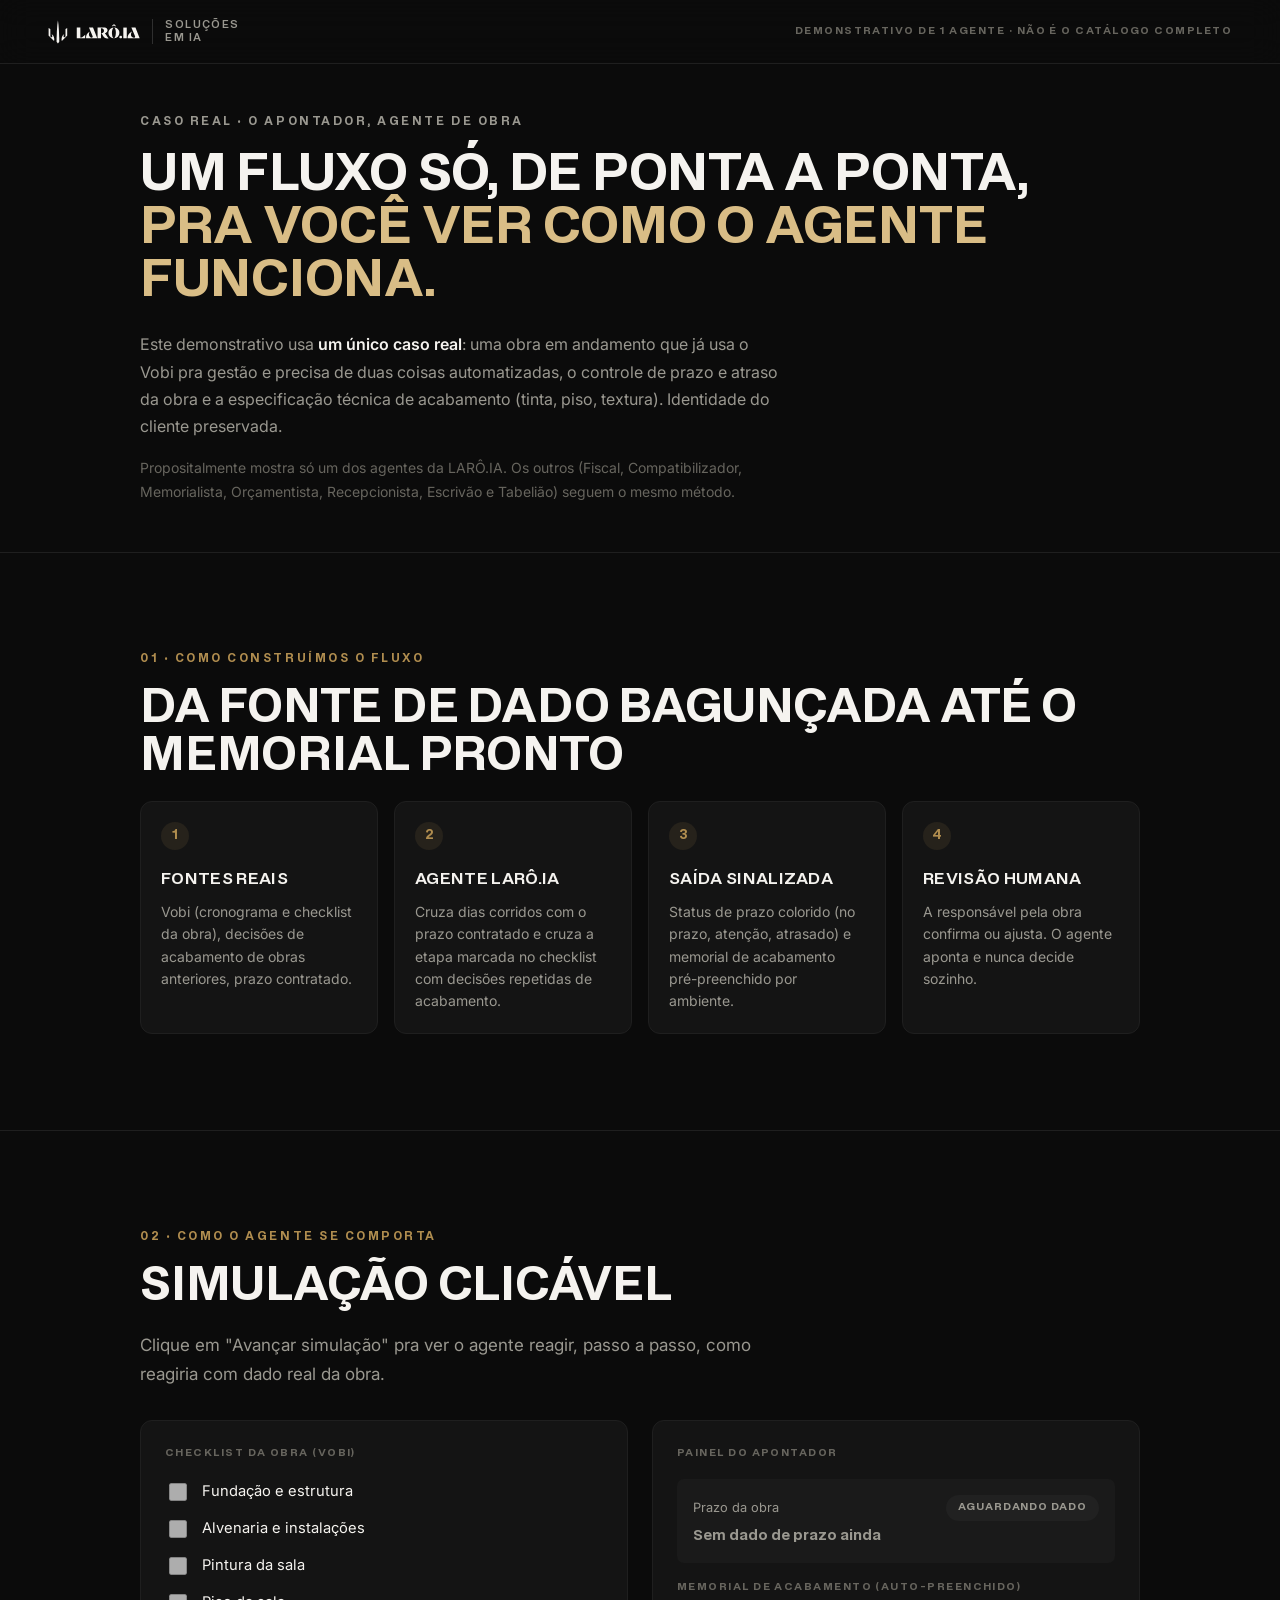
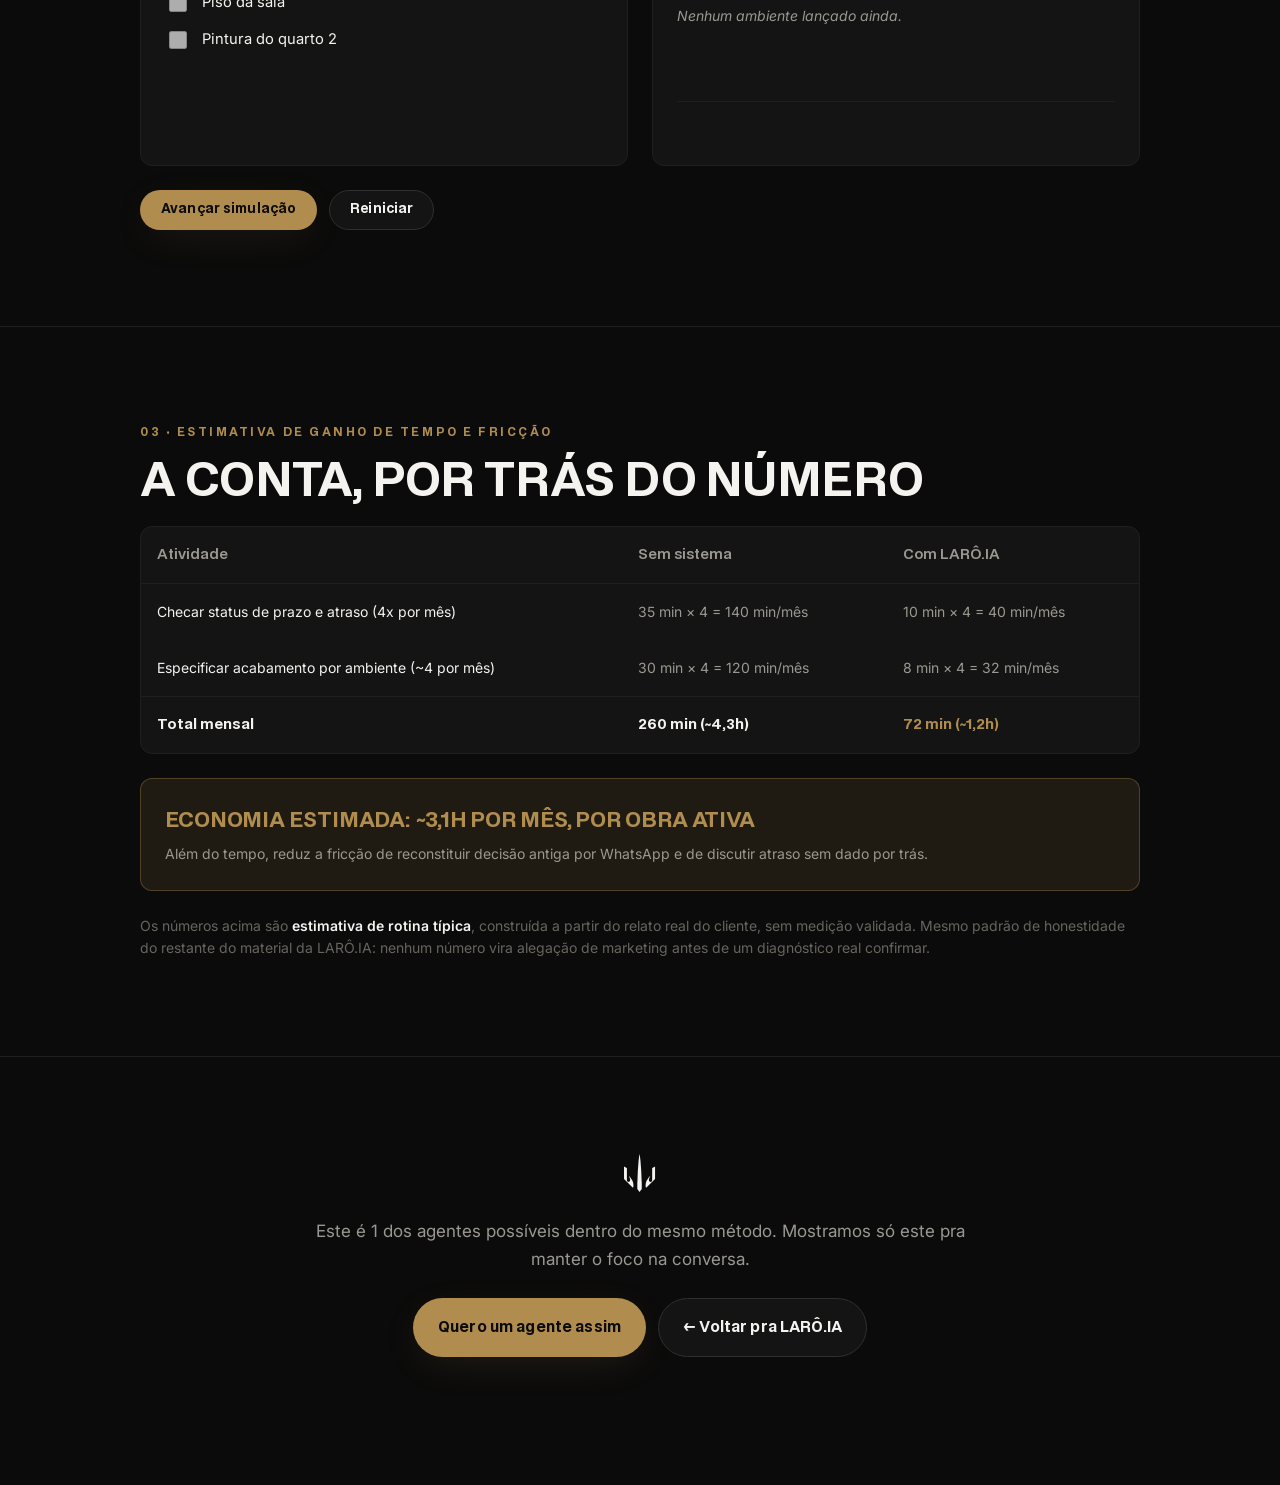
<file: demonstrativo_obra.html>
<!DOCTYPE html>
<html lang="pt-BR">
<head>
  <meta charset="UTF-8" />
  <meta name="viewport" content="width=device-width, initial-scale=1.0" />
  <title>Demonstrativo: acompanhamento de obra · LARÔ.IA</title>
  <meta name="description" content="Simulação clicável do Apontador, agente de obra da LARÔ.IA: controle de prazo e memorial de acabamento numa obra real." />
  <meta name="theme-color" content="#0b0b0b" />
  <link rel="icon" type="image/svg+xml" href="assets/favicon.svg" />

  <link rel="preconnect" href="https://fonts.googleapis.com">
  <link rel="preconnect" href="https://fonts.gstatic.com" crossorigin>
  <link href="https://fonts.googleapis.com/css2?family=Inter:wght@400;500;600&display=swap" rel="stylesheet">
  <link rel="preload" href="assets/fonts/BDOGrotesk-VF.woff2" as="font" type="font/woff2" crossorigin>

  <link rel="stylesheet" href="assets/tokens.css">
  <link rel="stylesheet" href="assets/style.css">
</head>

<body>

  <!-- Marca LARÔ.IA: o desenho mora aqui, a cor vem do CSS (--color-logo). Tridente simétrico, sem a haste de baixo. -->
  <svg class="sprite" aria-hidden="true" focusable="false">
    <symbol id="laroia-simbolo" viewBox="409.3 150.5 256 309.5">
      <path d="M417.2,254.6l21,11.2,1.3,2.4.2,93.2c1.6,17.6,23,15.8,25,.8.9-6.6-1.4-13.5-3.6-19.6s-4.1-7.7-5-10.6.2-1.7,1.3-1.3,11.1,12.4,12.5,14.3c11.5,14.7,18.8,28.4,19.9,47.4.3,4.5,1.1,24.1-2.6,26s-2.3.7-3.5,0l-64.4-64.3c-.6-.9-2.1-4-2.1-4.8v-94.6Z"/>
      <path transform="matrix(-1 0 0 1 1074.6 0)" d="M417.2,254.6l21,11.2,1.3,2.4.2,93.2c1.6,17.6,23,15.8,25,.8.9-6.6-1.4-13.5-3.6-19.6s-4.1-7.7-5-10.6.2-1.7,1.3-1.3,11.1,12.4,12.5,14.3c11.5,14.7,18.8,28.4,19.9,47.4.3,4.5,1.1,24.1-2.6,26s-2.3.7-3.5,0l-64.4-64.3c-.6-.9-2.1-4-2.1-4.8v-94.6Z"/>
      <path d="M520.1,430V377.5C520.1,375.5 520.9,373.6 521,371.5C522.4,319.8 524.6,266.7 529.6,215.1C531.1,199.5 532.8,181.1 535.7,165.9C536.4,162.4 536.9,160.2 537.3,158.5C537.7,160.2 538.2,162.4 538.9,165.9C541.8,181.1 543.5,199.5 545,215.1C550,266.7 552.2,319.8 553.6,371.5C553.7,373.6 554.5,375.5 554.5,377.5V430L537.3,452Z"/>
    </symbol>
    <symbol id="laroia-wordmark" viewBox="45 572 1000 233">
      <path d="M491.1,627.7c49.7,5.3,60.1,64.7,14.8,84.8l-17.9,5c3.2.6,7.9,2.6,10.7,4.5,12.7,8.7,25.2,38.3,35.3,52s11.1,12.6,18,17.9c-20.6,6.4-42,4.7-60.4-6.5s-32.1-38.8-47-60.1c-2.2-3.2-5.6-6.2-7.5-8.9s-1.2-.9-.8-2.2c27.3,2,50.8-21.8,42.1-49.4-5.8-18.3-24-25.2-41.7-25.8-2.6,0-4.8,1.8-7.3,0-.7.7,4.3,6.2,4.3,8.2v146.4h-53.6v-165.9h111Z"/>
      <path d="M1034,793.6h-187.5v-18.6c0-2.6,2-9.7,2.8-12.7,8.7-32.7,33.9-55.6,61.9-72.4,3.2,5.2-1.9,7.8-4.5,12.4-13.3,23.9-10.6,54.3,10.1,73.2,17.6,16,52.3,16.1,45.8-14.7l-57.4-133.1h63.5l65.2,165.9Z"/>
      <path d="M309.2,627.7l66.5,165.9h-174.5c-6.4-41.7,17.7-82.2,53.1-102.8,3.3,4.2-1.7,8.7-3.4,13-9,23.2-6.5,53.7,12.1,71.7,17.5,16.9,51.4,15.2,39.1-15.8l-55.9-131.9h63.1Z"/>
      <path d="M112.3,627.7v144.7c0,2.8-2.4,7-4.3,9.1h13.4c3.6,0,15.6-4,19.4-5.6,18.6-7.6,32.4-22.4,46.7-35.8v53.6H57v-165.9h55.3Z"/>
      <rect x="780" y="627.7" width="53.6" height="165.9"/>
      <path d="M636.6,794.4c13.9-10.4,19.3-26.7,23.1-43,7.2-31.4,6.9-74-6.2-103.8-3.6-8.2-8.8-17.3-16.8-21.6-.2-1.4,1.2-.8,2.1-.8,27.6-1.6,58.3,20.5,70.6,44.3,28.5,55.3-9.5,125-72.7,125Z"/>
      <path d="M632.3,625.1l-6.5,4.3c-22.1,28.5-25.2,74.5-20.1,109.2s8.9,43.6,25.8,55.4c-32.6,1.6-64.2-22-76-51.8-21.8-55.1,16.7-117.5,76.9-117.1Z"/>
      <path d="M736.6,754.1c30.3-5.2,33,41.4,3.2,41.1s-26.2-37.1-3.2-41.1Z"/>
      <path d="M667.7,608.7l-11.2-.5-22.1-14.8-23.7,14.9-10.4.4,24.2-29.8c4-.3,18.8-1.5,21.1.4l22,29.4Z"/>
    </symbol>
  </svg>

  <!-- NAV -->
  <nav class="nav nav--static" aria-label="Principal">
    <div class="container nav__inner">
      <a href="index.html" class="nav__brand" target="_top" aria-label="LARÔ.IA Soluções em IA, voltar ao início">
        <span class="nav__brand-mark">
          <svg class="logo logo--simbolo" aria-hidden="true"><use href="#laroia-simbolo"/></svg>
          <svg class="logo logo--wordmark" role="img" aria-label="LARÔ.IA"><use href="#laroia-wordmark"/></svg>
        </span>
        <span class="nav__tag">Soluções<br>em IA</span>
      </a>
      <span class="nav__meta">Demonstrativo de 1 agente · não é o catálogo completo</span>
    </div>
  </nav>

  <main>

    <!-- HERO -->
    <section class="demo-hero">
      <div class="container container--narrow">
        <p class="eyebrow">Caso real · o Apontador, agente de obra</p>
        <h1>Um fluxo só, de ponta a ponta, <span class="text-highlight">pra você ver como o agente funciona.</span></h1>
        <p>Este demonstrativo usa <strong>um único caso real</strong>: uma obra em andamento que já usa o Vobi pra gestão e precisa de duas coisas automatizadas, o controle de prazo e atraso da obra e a especificação técnica de acabamento (tinta, piso, textura). Identidade do cliente preservada.</p>
        <p>Propositalmente mostra só um dos agentes da LARÔ.IA. Os outros (Fiscal, Compatibilizador, Memorialista, Orçamentista, Recepcionista, Escrivão e Tabelião) seguem o mesmo método.</p>
      </div>
    </section>

    <!-- 1. COMO CONSTRUÍMOS O FLUXO -->
    <section class="section">
      <div class="container container--narrow">
        <p class="eyebrow">01 · Como construímos o fluxo</p>
        <h2 class="h2">Da fonte de dado bagunçada até o memorial pronto</h2>
        <div class="demo-steps">
          <div class="card">
            <span class="demo-steps__num">1</span>
            <p class="card__title">Fontes reais</p>
            <p>Vobi (cronograma e checklist da obra), decisões de acabamento de obras anteriores, prazo contratado.</p>
          </div>
          <div class="card">
            <span class="demo-steps__num">2</span>
            <p class="card__title">Agente LARÔ.IA</p>
            <p>Cruza dias corridos com o prazo contratado e cruza a etapa marcada no checklist com decisões repetidas de acabamento.</p>
          </div>
          <div class="card">
            <span class="demo-steps__num">3</span>
            <p class="card__title">Saída sinalizada</p>
            <p>Status de prazo colorido (no prazo, atenção, atrasado) e memorial de acabamento pré-preenchido por ambiente.</p>
          </div>
          <div class="card">
            <span class="demo-steps__num">4</span>
            <p class="card__title">Revisão humana</p>
            <p>A responsável pela obra confirma ou ajusta. O agente aponta e nunca decide sozinho.</p>
          </div>
        </div>
      </div>
    </section>

    <!-- 2. COMO O AGENTE SE COMPORTA -->
    <section class="section">
      <div class="container container--narrow">
        <p class="eyebrow">02 · Como o agente se comporta</p>
        <h2 class="h2">Simulação clicável</h2>
        <p class="lead sim-intro">Clique em "Avançar simulação" pra ver o agente reagir, passo a passo, como reagiria com dado real da obra.</p>

        <div class="sim">
          <div class="card">
            <p class="label-sm sim__label">Checklist da obra (Vobi)</p>
            <ul id="checklist" class="sim__checklist"></ul>
          </div>

          <div class="card sim__panel">
            <p class="label-sm sim__label">Painel do Apontador</p>
            <div class="sim__status">
              <div class="sim__status-row">
                <span>Prazo da obra</span>
                <span id="status-badge" class="badge badge--idle">aguardando dado</span>
              </div>
              <p id="dias-info" class="sim__days">Sem dado de prazo ainda</p>
            </div>
            <p class="label-sm sim__label sim__label--tight">Memorial de acabamento (auto-preenchido)</p>
            <div id="memorial" class="sim__memorial">
              <p class="sim__empty">Nenhum ambiente lançado ainda.</p>
            </div>
            <div id="agent-log" class="sim__log" aria-live="polite"></div>
          </div>
        </div>

        <div class="sim__actions">
          <button type="button" id="sim-next" class="btn btn--primary btn--sm">Avançar simulação</button>
          <button type="button" id="sim-reset" class="btn btn--ghost btn--sm">Reiniciar</button>
        </div>
      </div>
    </section>

    <!-- 3. ESTIMATIVA -->
    <section class="section">
      <div class="container container--narrow">
        <p class="eyebrow">03 · Estimativa de ganho de tempo e fricção</p>
        <h2 class="h2">A conta, por trás do número</h2>

        <div class="table-wrap">
          <table class="table">
            <thead>
              <tr><th scope="col">Atividade</th><th scope="col">Sem sistema</th><th scope="col">Com LARÔ.IA</th></tr>
            </thead>
            <tbody>
              <tr><td>Checar status de prazo e atraso (4x por mês)</td><td>35 min × 4 = 140 min/mês</td><td>10 min × 4 = 40 min/mês</td></tr>
              <tr><td>Especificar acabamento por ambiente (~4 por mês)</td><td>30 min × 4 = 120 min/mês</td><td>8 min × 4 = 32 min/mês</td></tr>
            </tbody>
            <tfoot>
              <tr><td>Total mensal</td><td>260 min (~4,3h)</td><td>72 min (~1,2h)</td></tr>
            </tfoot>
          </table>
        </div>

        <div class="callout">
          <p class="callout__title">Economia estimada: ~3,1h por mês, por obra ativa</p>
          <p>Além do tempo, reduz a fricção de reconstituir decisão antiga por WhatsApp e de discutir atraso sem dado por trás.</p>
        </div>

        <p class="note">Os números acima são <strong>estimativa de rotina típica</strong>, construída a partir do relato real do cliente, sem medição validada. Mesmo padrão de honestidade do restante do material da LARÔ.IA: nenhum número vira alegação de marketing antes de um diagnóstico real confirmar.</p>
      </div>
    </section>

    <!-- FECHAMENTO -->
    <section class="section">
      <div class="container container--narrow demo-close">
        <svg class="logo logo--simbolo cta-final__mark" aria-hidden="true"><use href="#laroia-simbolo"/></svg>
        <p class="lead">Este é 1 dos agentes possíveis dentro do mesmo método. Mostramos só este pra manter o foco na conversa.</p>
        <div class="hero__ctas">
          <a href="https://wa.me/5571996551316?text=Ol%C3%A1!%20Vi%20o%20demonstrativo%20e%20quero%20solicitar%20uma%20proposta%20da%20LAR%C3%94.IA." target="_blank" rel="noopener" class="btn btn--primary">Quero um agente assim</a>
          <a href="index.html" target="_top" class="btn btn--ghost">← Voltar pra LARÔ.IA</a>
        </div>
      </div>
    </section>

  </main>

  <script src="assets/main.js"></script>
  <script src="assets/demonstrativo.js"></script>

</body>
</html>
</file>
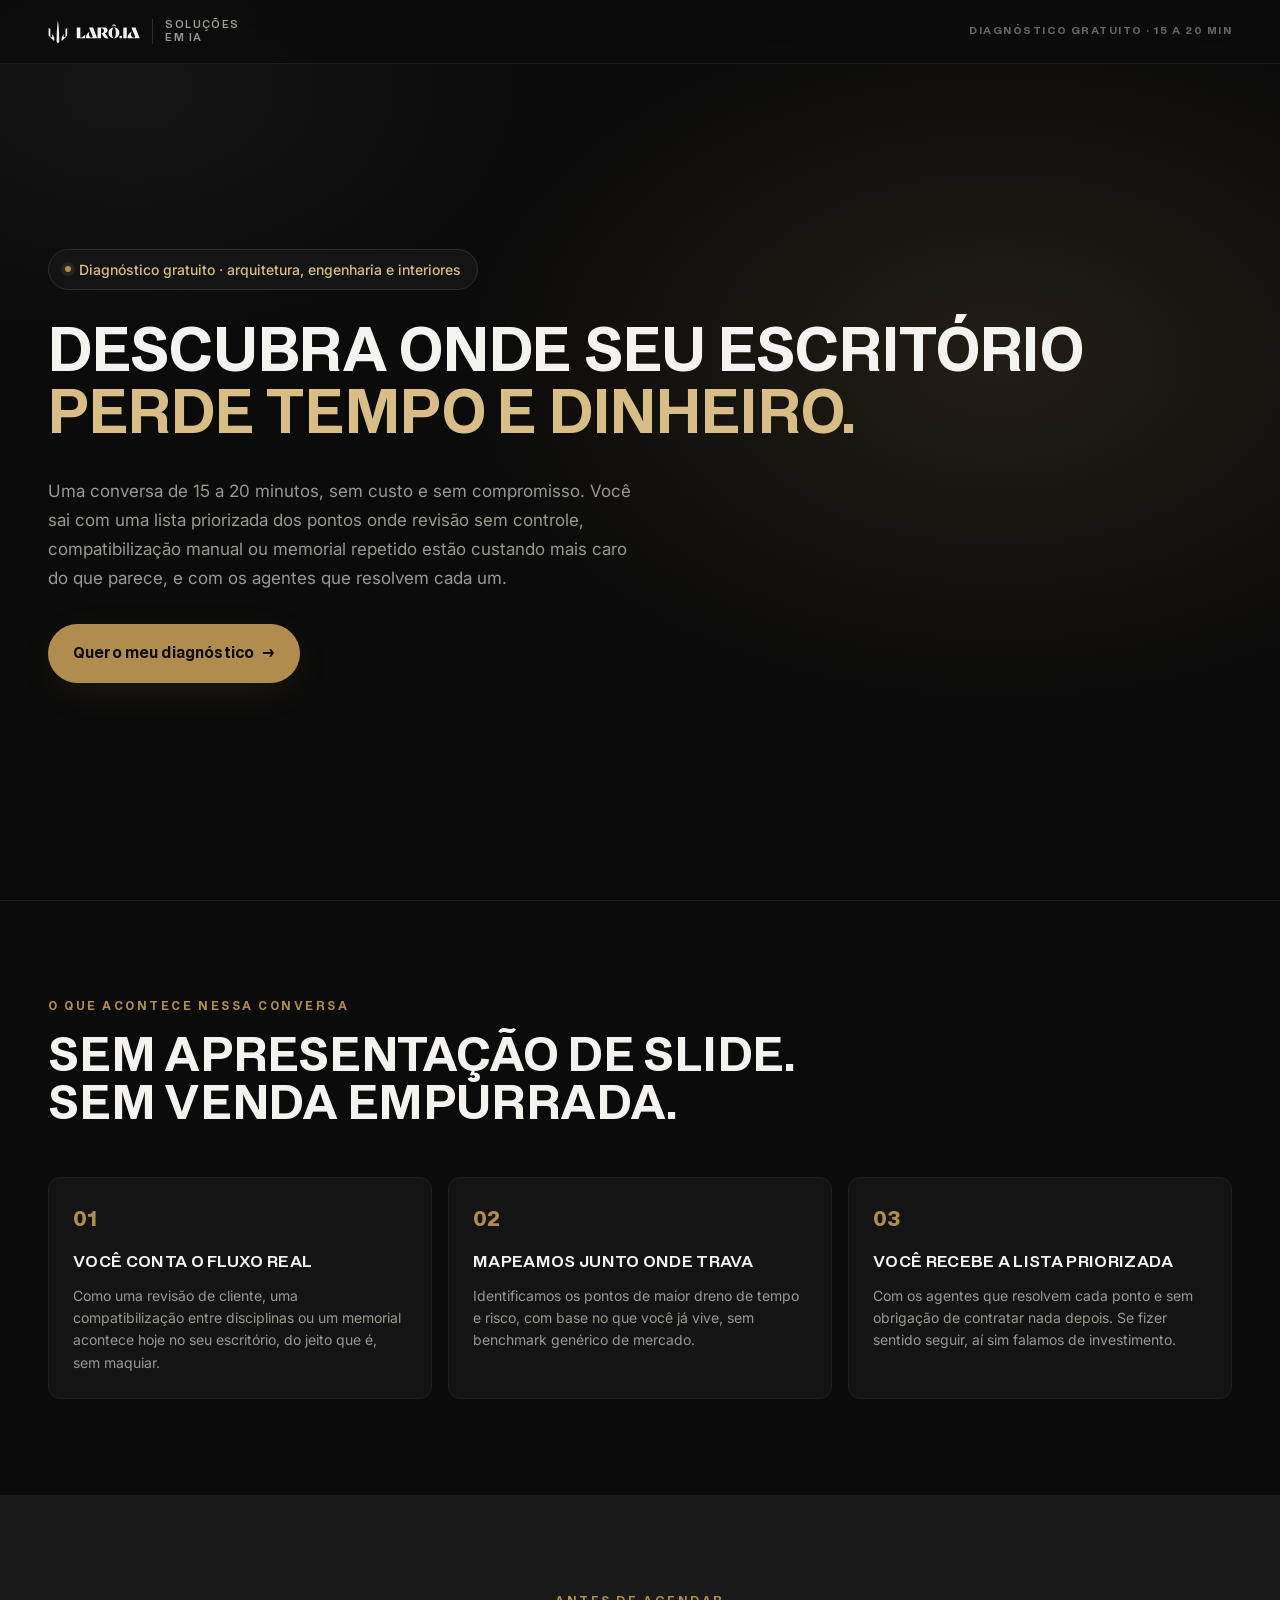
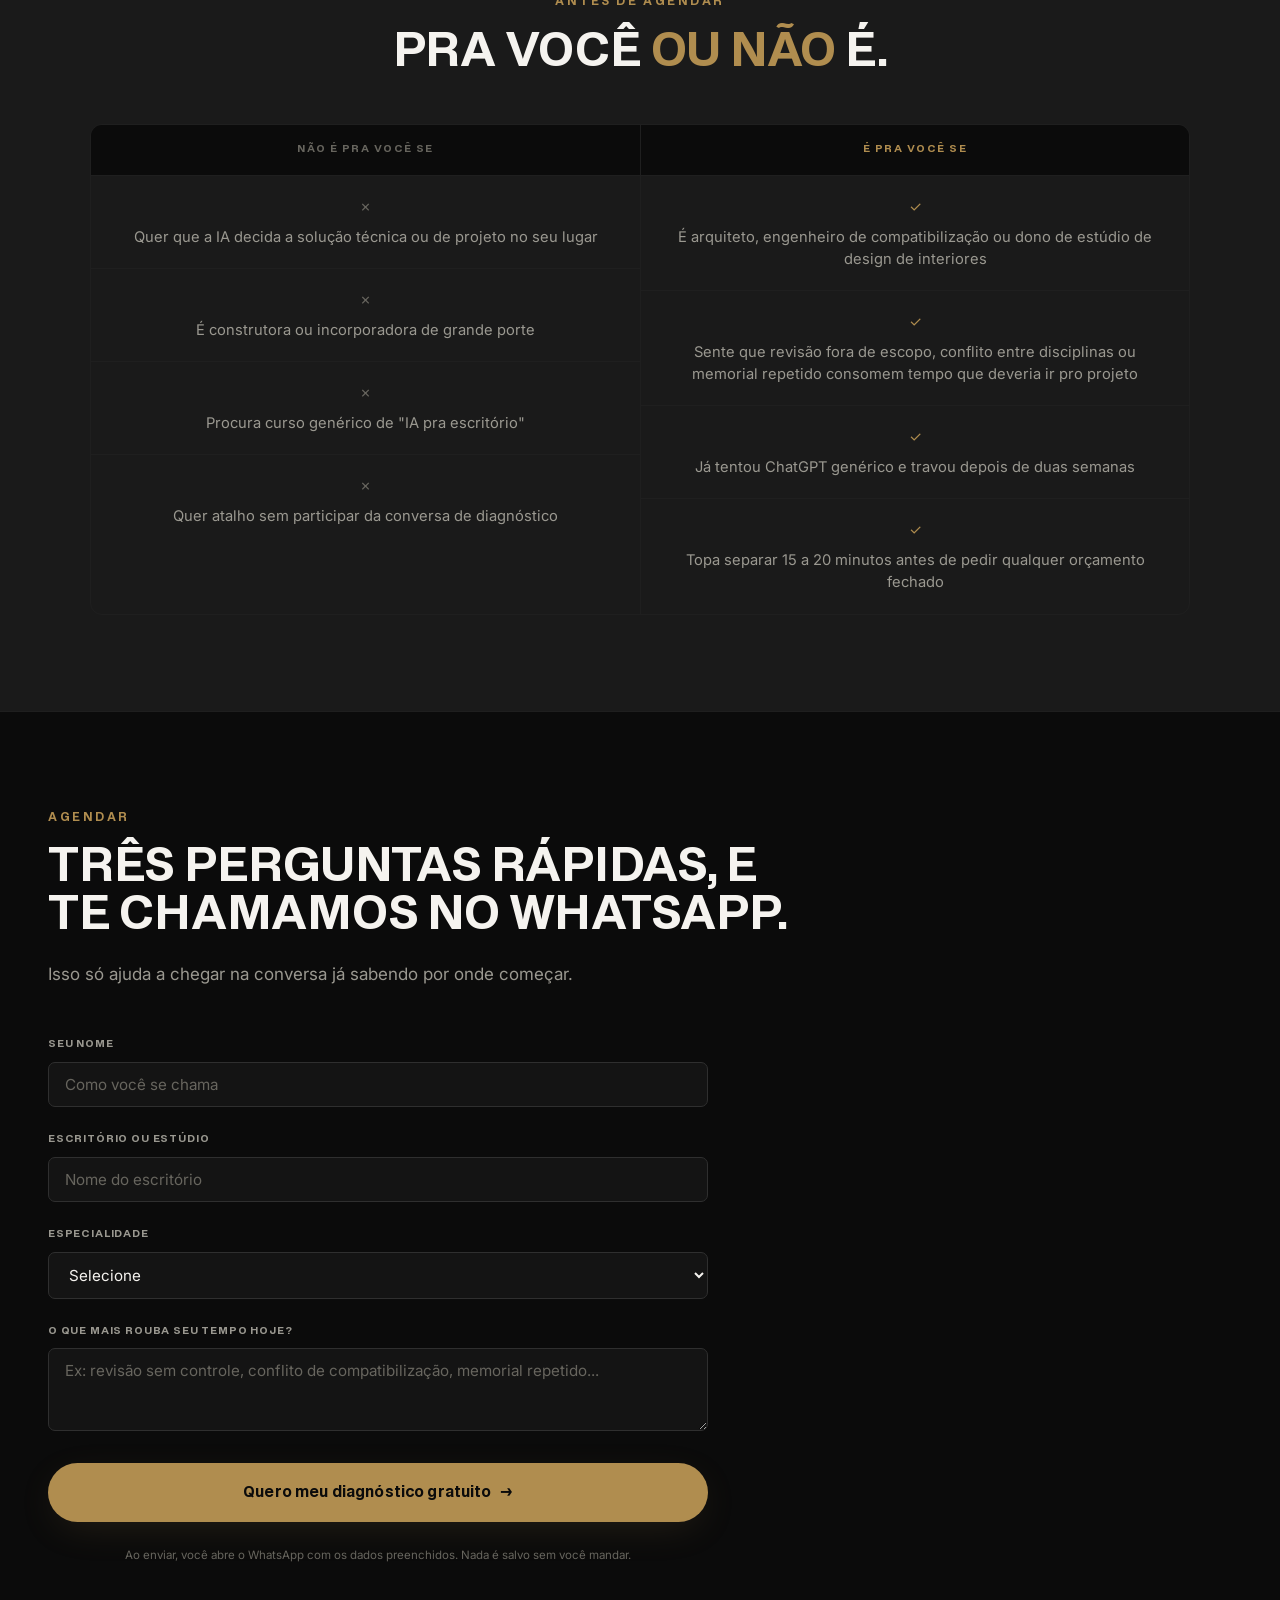
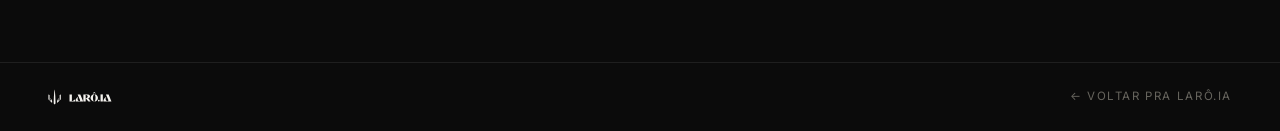
<file: diagnostico.html>
<!DOCTYPE html>
<html lang="pt-BR">
<head>
  <meta charset="UTF-8" />
  <meta name="viewport" content="width=device-width, initial-scale=1.0" />
  <title>Diagnóstico gratuito · LARÔ.IA Soluções em IA</title>
  <meta name="description" content="Diagnóstico gratuito de 15 a 20 minutos pra escritórios de arquitetura, engenharia de compatibilização e design de interiores. Você sai sabendo quais agentes de IA resolvem o seu caso." />
  <meta name="theme-color" content="#0b0b0b" />
  <meta property="og:title" content="Diagnóstico gratuito · LARÔ.IA" />
  <meta property="og:description" content="Mapeamos onde seu escritório perde tempo e dinheiro. Você sai com uma lista priorizada, sem compromisso." />
  <meta property="og:locale" content="pt_BR" />
  <meta name="twitter:card" content="summary_large_image" />
  <link rel="icon" type="image/svg+xml" href="assets/favicon.svg" />

  <link rel="preconnect" href="https://fonts.googleapis.com">
  <link rel="preconnect" href="https://fonts.gstatic.com" crossorigin>
  <link href="https://fonts.googleapis.com/css2?family=Inter:wght@400;500;600&display=swap" rel="stylesheet">
  <link rel="preload" href="assets/fonts/BDOGrotesk-VF.woff2" as="font" type="font/woff2" crossorigin>

  <link rel="stylesheet" href="assets/tokens.css">
  <link rel="stylesheet" href="assets/style.css">
</head>

<body>

  <!-- Marca LARÔ.IA: o desenho mora aqui, a cor vem do CSS (--color-logo). Tridente simétrico, sem a haste de baixo. -->
  <svg class="sprite" aria-hidden="true" focusable="false">
    <symbol id="laroia-simbolo" viewBox="409.3 150.5 256 309.5">
      <path d="M417.2,254.6l21,11.2,1.3,2.4.2,93.2c1.6,17.6,23,15.8,25,.8.9-6.6-1.4-13.5-3.6-19.6s-4.1-7.7-5-10.6.2-1.7,1.3-1.3,11.1,12.4,12.5,14.3c11.5,14.7,18.8,28.4,19.9,47.4.3,4.5,1.1,24.1-2.6,26s-2.3.7-3.5,0l-64.4-64.3c-.6-.9-2.1-4-2.1-4.8v-94.6Z"/>
      <path transform="matrix(-1 0 0 1 1074.6 0)" d="M417.2,254.6l21,11.2,1.3,2.4.2,93.2c1.6,17.6,23,15.8,25,.8.9-6.6-1.4-13.5-3.6-19.6s-4.1-7.7-5-10.6.2-1.7,1.3-1.3,11.1,12.4,12.5,14.3c11.5,14.7,18.8,28.4,19.9,47.4.3,4.5,1.1,24.1-2.6,26s-2.3.7-3.5,0l-64.4-64.3c-.6-.9-2.1-4-2.1-4.8v-94.6Z"/>
      <path d="M520.1,430V377.5C520.1,375.5 520.9,373.6 521,371.5C522.4,319.8 524.6,266.7 529.6,215.1C531.1,199.5 532.8,181.1 535.7,165.9C536.4,162.4 536.9,160.2 537.3,158.5C537.7,160.2 538.2,162.4 538.9,165.9C541.8,181.1 543.5,199.5 545,215.1C550,266.7 552.2,319.8 553.6,371.5C553.7,373.6 554.5,375.5 554.5,377.5V430L537.3,452Z"/>
    </symbol>
    <symbol id="laroia-wordmark" viewBox="45 572 1000 233">
      <path d="M491.1,627.7c49.7,5.3,60.1,64.7,14.8,84.8l-17.9,5c3.2.6,7.9,2.6,10.7,4.5,12.7,8.7,25.2,38.3,35.3,52s11.1,12.6,18,17.9c-20.6,6.4-42,4.7-60.4-6.5s-32.1-38.8-47-60.1c-2.2-3.2-5.6-6.2-7.5-8.9s-1.2-.9-.8-2.2c27.3,2,50.8-21.8,42.1-49.4-5.8-18.3-24-25.2-41.7-25.8-2.6,0-4.8,1.8-7.3,0-.7.7,4.3,6.2,4.3,8.2v146.4h-53.6v-165.9h111Z"/>
      <path d="M1034,793.6h-187.5v-18.6c0-2.6,2-9.7,2.8-12.7,8.7-32.7,33.9-55.6,61.9-72.4,3.2,5.2-1.9,7.8-4.5,12.4-13.3,23.9-10.6,54.3,10.1,73.2,17.6,16,52.3,16.1,45.8-14.7l-57.4-133.1h63.5l65.2,165.9Z"/>
      <path d="M309.2,627.7l66.5,165.9h-174.5c-6.4-41.7,17.7-82.2,53.1-102.8,3.3,4.2-1.7,8.7-3.4,13-9,23.2-6.5,53.7,12.1,71.7,17.5,16.9,51.4,15.2,39.1-15.8l-55.9-131.9h63.1Z"/>
      <path d="M112.3,627.7v144.7c0,2.8-2.4,7-4.3,9.1h13.4c3.6,0,15.6-4,19.4-5.6,18.6-7.6,32.4-22.4,46.7-35.8v53.6H57v-165.9h55.3Z"/>
      <rect x="780" y="627.7" width="53.6" height="165.9"/>
      <path d="M636.6,794.4c13.9-10.4,19.3-26.7,23.1-43,7.2-31.4,6.9-74-6.2-103.8-3.6-8.2-8.8-17.3-16.8-21.6-.2-1.4,1.2-.8,2.1-.8,27.6-1.6,58.3,20.5,70.6,44.3,28.5,55.3-9.5,125-72.7,125Z"/>
      <path d="M632.3,625.1l-6.5,4.3c-22.1,28.5-25.2,74.5-20.1,109.2s8.9,43.6,25.8,55.4c-32.6,1.6-64.2-22-76-51.8-21.8-55.1,16.7-117.5,76.9-117.1Z"/>
      <path d="M736.6,754.1c30.3-5.2,33,41.4,3.2,41.1s-26.2-37.1-3.2-41.1Z"/>
      <path d="M667.7,608.7l-11.2-.5-22.1-14.8-23.7,14.9-10.4.4,24.2-29.8c4-.3,18.8-1.5,21.1.4l22,29.4Z"/>
    </symbol>
  </svg>

  <!-- NAV -->
  <nav id="nav" class="nav" aria-label="Principal">
    <div class="container nav__inner">
      <a href="index.html" class="nav__brand" aria-label="LARÔ.IA Soluções em IA, voltar ao início">
        <span class="nav__brand-mark">
          <svg class="logo logo--simbolo" aria-hidden="true"><use href="#laroia-simbolo"/></svg>
          <svg class="logo logo--wordmark" role="img" aria-label="LARÔ.IA"><use href="#laroia-wordmark"/></svg>
        </span>
        <span class="nav__tag">Soluções<br>em IA</span>
      </a>
      <span class="nav__meta">Diagnóstico gratuito · 15 a 20 min</span>
    </div>
  </nav>

  <main>

    <!-- HERO -->
    <section class="hero">
      <div class="container">
        <p class="hero__pill reveal">Diagnóstico gratuito · arquitetura, engenharia e interiores</p>
        <h1 class="hero__title reveal">Descubra onde seu escritório <span class="text-highlight">perde tempo e dinheiro.</span></h1>
        <p class="hero__lead reveal reveal--d1">Uma conversa de 15 a 20 minutos, sem custo e sem compromisso. Você sai com uma lista priorizada dos pontos onde revisão sem controle, compatibilização manual ou memorial repetido estão custando mais caro do que parece, e com os agentes que resolvem cada um.</p>
        <div class="hero__ctas reveal reveal--d2">
          <a href="#form" class="btn btn--primary">Quero meu diagnóstico <span aria-hidden="true">→</span></a>
        </div>
      </div>
    </section>

    <!-- O QUE ACONTECE -->
    <section class="section">
      <div class="container">
        <div class="section__head">
          <p class="eyebrow reveal">O que acontece nessa conversa</p>
          <h2 class="h2 reveal">Sem apresentação de slide.<br>Sem venda empurrada.</h2>
        </div>
        <div class="cards-3 reveal">
          <div class="card">
            <p class="card__num">01</p>
            <p class="card__title">Você conta o fluxo real</p>
            <p>Como uma revisão de cliente, uma compatibilização entre disciplinas ou um memorial acontece hoje no seu escritório, do jeito que é, sem maquiar.</p>
          </div>
          <div class="card">
            <p class="card__num">02</p>
            <p class="card__title">Mapeamos junto onde trava</p>
            <p>Identificamos os pontos de maior dreno de tempo e risco, com base no que você já vive, sem benchmark genérico de mercado.</p>
          </div>
          <div class="card">
            <p class="card__num">03</p>
            <p class="card__title">Você recebe a lista priorizada</p>
            <p>Com os agentes que resolvem cada ponto e sem obrigação de contratar nada depois. Se fizer sentido seguir, aí sim falamos de investimento.</p>
          </div>
        </div>
      </div>
    </section>

    <!-- PRA QUEM É / NÃO É -->
    <section class="section section--alt">
      <div class="container">
        <div class="section__head section__head--center">
          <p class="eyebrow reveal">Antes de agendar</p>
          <h2 class="h2 reveal">Pra você <span class="text-accent">ou não</span> é.</h2>
        </div>
        <div class="fit reveal">
          <div class="fit__col">
            <div class="fit__head"><p class="label-sm">Não é pra você se</p></div>
            <p class="fit__row"><span class="fit__mark" aria-hidden="true">✗</span>Quer que a IA decida a solução técnica ou de projeto no seu lugar</p>
            <p class="fit__row"><span class="fit__mark" aria-hidden="true">✗</span>É construtora ou incorporadora de grande porte</p>
            <p class="fit__row"><span class="fit__mark" aria-hidden="true">✗</span>Procura curso genérico de "IA pra escritório"</p>
            <p class="fit__row"><span class="fit__mark" aria-hidden="true">✗</span>Quer atalho sem participar da conversa de diagnóstico</p>
          </div>
          <div class="fit__col fit__col--yes">
            <div class="fit__head"><p class="label-sm">É pra você se</p></div>
            <p class="fit__row"><span class="fit__mark" aria-hidden="true">✓</span>É arquiteto, engenheiro de compatibilização ou dono de estúdio de design de interiores</p>
            <p class="fit__row"><span class="fit__mark" aria-hidden="true">✓</span>Sente que revisão fora de escopo, conflito entre disciplinas ou memorial repetido consomem tempo que deveria ir pro projeto</p>
            <p class="fit__row"><span class="fit__mark" aria-hidden="true">✓</span>Já tentou ChatGPT genérico e travou depois de duas semanas</p>
            <p class="fit__row"><span class="fit__mark" aria-hidden="true">✓</span>Topa separar 15 a 20 minutos antes de pedir qualquer orçamento fechado</p>
          </div>
        </div>
      </div>
    </section>

    <!-- FORM -->
    <section id="form" class="section">
      <div class="container">
        <div class="section__head">
          <p class="eyebrow reveal">Agendar</p>
          <h2 class="h2 reveal">Três perguntas rápidas, e te chamamos no WhatsApp.</h2>
          <p class="lead reveal">Isso só ajuda a chegar na conversa já sabendo por onde começar.</p>
        </div>

        <form id="diagnostico-form" class="form reveal">
          <div>
            <label for="nome">Seu nome</label>
            <input type="text" id="nome" name="nome" placeholder="Como você se chama" autocomplete="name" required>
          </div>
          <div>
            <label for="escritorio">Escritório ou estúdio</label>
            <input type="text" id="escritorio" name="escritorio" placeholder="Nome do escritório" autocomplete="organization">
          </div>
          <div>
            <label for="especialidade">Especialidade</label>
            <select id="especialidade" name="especialidade" required>
              <option value="" disabled selected>Selecione</option>
              <option value="Arquitetura">Arquitetura</option>
              <option value="Engenharia de compatibilização">Engenharia de compatibilização</option>
              <option value="Design de interiores">Design de interiores</option>
              <option value="Outro">Outro</option>
            </select>
          </div>
          <div>
            <label for="dor">O que mais rouba seu tempo hoje?</label>
            <textarea id="dor" name="dor" rows="3" placeholder="Ex: revisão sem controle, conflito de compatibilização, memorial repetido..."></textarea>
          </div>
          <button type="submit" class="btn btn--primary btn--block">Quero meu diagnóstico gratuito <span aria-hidden="true">→</span></button>
          <p class="form__hint">Ao enviar, você abre o WhatsApp com os dados preenchidos. Nada é salvo sem você mandar.</p>
        </form>
      </div>
    </section>

  </main>

  <!-- RODAPÉ -->
  <footer class="footer footer--compact">
    <div class="container footer__bottom">
      <span class="nav__brand-mark">
        <svg class="logo logo--simbolo" aria-hidden="true"><use href="#laroia-simbolo"/></svg>
        <svg class="logo logo--wordmark" role="img" aria-label="LARÔ.IA"><use href="#laroia-wordmark"/></svg>
      </span>
      <a href="index.html" class="footer__back">← Voltar pra LARÔ.IA</a>
    </div>
  </footer>

  <script src="assets/main.js"></script>
  <script src="assets/diagnostico.js"></script>

</body>
</html>
</file>
<file: assets/tokens.css>
/* LARÔ.IA Soluções em IA — design tokens
   Duas camadas:
   1. Primitivos (--laro-*): a paleta crua da marca. Só este arquivo usa.
   2. Semânticos (--color-*, --space-*, --text-* etc.): o que cada valor significa.
      style.css e as páginas usam só esta camada, nunca hex nem primitivo direto.
   Pra trocar o tema, mexe nos semânticos. Pra trocar a paleta, mexe nos primitivos.
   Ficam fora dos tokens, por limite da plataforma: os breakpoints (@media não lê var())
   e o <meta name="theme-color"> de cada HTML, que repete --laro-black-950 em hex. */

/* BDO Grotesk, variável (peso 300 a 900). Licença OFL em fonts/OFL.txt.
   Arquivo oficial do LCTipografi/BDO-Grotesk, recortado pra latim e acentos do português. */
@font-face {
  font-family: "BDO Grotesk";
  src: url("fonts/BDOGrotesk-VF.woff2") format("woff2");
  font-weight: 300 900;
  font-style: normal;
  font-display: swap;
}

:root {
  /* ── 1. PRIMITIVOS ─────────────────────────────────────────── */
  --laro-black-950: #0b0b0b;
  --laro-black-900: #141414;
  --laro-black-850: #1a1a1a;
  --laro-black-800: #1f1f1f;
  --laro-black-700: #2f2f2f;
  --laro-stone-500: #67655e;
  --laro-stone-300: #9a9890;
  --laro-bone-50: #f5f3ef;
  --laro-gold-600: #8f7140;
  --laro-gold-500: #b08d4f;
  --laro-gold-300: #d9bd86;
  --laro-sand-200: #d0d3c8;
  --laro-green-500: #2ecc71;
  --laro-yellow-500: #e8b02c;
  --laro-whatsapp-500: #25d366;

  /* ── 2. SEMÂNTICOS · COR ───────────────────────────────────── */
  /* Fundo */
  --color-bg-page: var(--laro-black-950);
  --color-bg-surface: var(--laro-black-900);
  --color-bg-surface-alt: var(--laro-black-850);
  --color-bg-nav: rgb(11 11 11 / 0.82);
  --color-bg-hover: rgb(255 255 255 / 0.03);

  /* Borda */
  --color-border-subtle: var(--laro-black-800);
  --color-border-default: var(--laro-black-700);
  --color-border-accent: var(--laro-gold-500);

  /* Texto */
  --color-text-primary: var(--laro-bone-50);
  --color-text-secondary: var(--laro-stone-300);
  --color-text-tertiary: var(--laro-stone-500);
  --color-text-on-accent: var(--laro-black-950);
  --color-text-highlight: var(--laro-gold-300);
  --color-text-display-muted: var(--laro-stone-300);
  --color-text-display: var(--laro-bone-50);

  /* Marca: o desenho do tridente e do LARÔ.IA mora no HTML, a cor vem daqui */
  --color-logo: var(--laro-bone-50);

  /* Ação e destaque */
  --color-accent: var(--laro-gold-500);
  --color-accent-hover: var(--laro-gold-600);
  --color-accent-strong: var(--laro-gold-300);
  --color-accent-soft: rgb(176 141 79 / 0.12);
  --color-accent-line: rgb(176 141 79 / 0.35);
  --color-accent-glow: rgb(176 141 79 / 0.18);
  --color-glyph: var(--laro-gold-500);

  /* Status (severidade dos problemas e simulação de obra) */
  --color-status-ok: var(--laro-green-500);
  --color-status-ok-soft: rgb(46 204 113 / 0.14);
  --color-status-warn: var(--laro-yellow-500);
  --color-status-warn-soft: rgb(232 176 44 / 0.14);
  --color-status-risk: var(--laro-gold-500);
  --color-status-risk-soft: rgb(176 141 79 / 0.16);
  --color-status-neutral: var(--laro-sand-200);
  --color-status-neutral-soft: rgb(208 211 200 / 0.12);

  /* Hero da home: palavra gigante e grafo dos agentes */
  --color-grid-dot: rgb(255 255 255 / 0.09);
  --color-node-fill: rgb(176 141 79 / 0.14);
  --color-node-fill-lit: rgb(176 141 79 / 0.32);
  --color-node-border: rgb(176 141 79 / 0.55);
  --color-edge: rgb(255 255 255 / 0.08);
  --color-edge-active: var(--laro-gold-300);
  --opacity-graph-dim: 0.1;
  --opacity-edge-active: 0.45;

  /* Canal externo */
  --color-whatsapp: var(--laro-whatsapp-500);

  /* Gradientes (só em fundo; texto é sempre cor chapada) */
  --gradient-accent-fill: linear-gradient(135deg, var(--laro-gold-300) 0%, var(--laro-gold-500) 100%);
  --gradient-hero-glow:
    radial-gradient(60% 55% at 78% 40%, rgb(176 141 79 / 0.14) 0%, transparent 70%),
    radial-gradient(45% 40% at 10% 10%, rgb(208 211 200 / 0.05) 0%, transparent 70%);
  --gradient-section-glow: radial-gradient(50% 60% at 50% 0%, rgb(176 141 79 / 0.08) 0%, transparent 75%);
  /* Véu de leitura do hero: escurece de leve o miolo atrás do texto e some nas bordas,
     pra linha do grafo continuar aparecendo como sombra através do borrão. */
  --gradient-hero-veil: radial-gradient(60% 58% at 50% 48%, rgb(8 8 8 / 0.62) 0%, rgb(8 8 8 / 0.34) 55%, transparent 100%);
  --mask-hero-veil: radial-gradient(68% 62% at 50% 48%, #000 40%, rgb(0 0 0 / 0.55) 70%, transparent 100%);
  /* Textura do nó de área aceso: hachura fina na cor da marca */
  --gradient-node-texture: repeating-linear-gradient(135deg, rgb(255 255 255 / 0.22) 0 1px, transparent 1px 5px);

  /* ── 2. SEMÂNTICOS · TIPOGRAFIA ────────────────────────────── */
  --font-display: "BDO Grotesk", system-ui, sans-serif;
  --font-body: "Inter", system-ui, sans-serif;

  --text-3xs: 0.6rem;
  --text-2xs: 0.65rem;
  --text-xs: 0.72rem;
  --text-caption: 0.8rem;
  --text-sm: 0.875rem;
  --text-ui: 0.92rem;
  --text-body-sm: 0.95rem;
  --text-base: 1rem;
  --text-md: 1.0625rem;
  --text-lg: 1.25rem;
  --text-xl: 1.5rem;
  --text-h3: 1.15rem;
  --text-title: 1.3rem;
  --text-closing: clamp(1.1rem, 2vw, 1.3rem);
  --text-banner: clamp(1.2rem, 2.4vw, 1.6rem);
  --text-h1-page: clamp(1.9rem, 5vw, 3.2rem);
  --text-stat: clamp(2.4rem, 6vw, 3.6rem);
  --text-h2: clamp(1.8rem, 4vw, 2.9rem);
  --text-h1: clamp(2.3rem, 4.6vw, 3.9rem);
  --text-display: clamp(2rem, 6vw, 4.4rem);
  --text-headline: clamp(1.35rem, 2.6vw, 2.2rem);
  --text-hero: clamp(1.7rem, 4.1vw, 3.6rem);

  --weight-light: 300;
  --weight-regular: 400;
  --weight-medium: 500;
  --weight-semibold: 600;
  --weight-bold: 700;
  --weight-black: 800;

  /* Títulos: sempre em caixa alta, um degrau acima do peso que tinham na Sora.
     A fonte é variável, então o degrau é de 50 e não de 100. */
  --case-heading: uppercase;
  --weight-heading: 700;
  --weight-heading-card: 620;
  --weight-heading-display: 350;

  --leading-none: 1;
  --leading-tight: 1.02;
  --leading-compact: 1.1;
  --leading-heading: 1.04;
  --leading-display: 1.14;
  --leading-title: 1.2;
  --leading-card: 1.3;
  --leading-snug: 1.4;
  --leading-ui: 1.5;
  --leading-relaxed: 1.6;
  --leading-body: 1.7;
  --leading-prose: 1.8;

  --tracking-tight: -0.03em;
  --tracking-heading: -0.005em;
  --tracking-heading-card: 0.02em;
  --tracking-display: 0.01em;
  --tracking-ui: 0.01em;
  --tracking-caps: 0.08em;
  --tracking-label: 0.14em;
  --tracking-eyebrow: 0.22em;

  /* ── 2. SEMÂNTICOS · ESPAÇO E LAYOUT ───────────────────────── */
  --space-1: 0.25rem;
  --space-2: 0.5rem;
  --space-3: 0.75rem;
  --space-4: 1rem;
  --space-5: 1.25rem;
  --space-6: 1.5rem;
  --space-8: 2rem;
  --space-10: 2.5rem;
  --space-12: 3rem;
  --space-16: 4rem;
  --space-20: 5rem;
  --space-24: 6rem;

  --gutter: 1rem;
  --section-py: var(--space-16);
  --container-max: 1200px;
  --measure: 660px;
  --nav-height: 64px;
  --grid-size: 28px;
  --graph-height: clamp(420px, 64vh, 620px);

  /* ── 2. SEMÂNTICOS · FORMA, SOMBRA, MOVIMENTO ──────────────── */
  --radius-card: 12px;
  --radius-card-sm: 7px;
  --radius-icon: 9px;
  --radius-pill: 100px;

  --border-width: 1px;
  --blur-nav: 16px;
  --blur-hero-veil: 7px;

  --size-icon-sm: 16px;
  --size-icon-md: 20px;
  --size-icon-lg: 24px;
  --size-icon-xl: 28px;
  --size-logo-symbol: 24px;
  --size-logo-symbol-sm: 16px;
  --size-logo-wordmark: 15px;
  --size-grid-dot: 1px;
  --size-node-root: 72px;
  --size-node-area: 40px;
  --size-node-agent: 24px;
  --edge-width: 1px;
  --edge-width-active: 1.5px;
  --underline-width: 1.5px;
  --underline-offset: 0.35em;

  --shadow-card-hover: 0 0 0 1px var(--color-accent-line), 0 18px 40px -24px rgb(0 0 0 / 0.8);
  --shadow-accent-glow: 0 10px 40px -10px var(--color-accent-glow);
  --shadow-float: 0 12px 30px -8px rgb(0 0 0 / 0.6);
  --shadow-btn-glow: 0 0 34px -8px var(--color-accent-glow);
  --shadow-btn-glow-hover: 0 0 46px -4px rgb(176 141 79 / 0.35);
  --shadow-node-active: 0 0 0 6px var(--color-accent-soft), 0 0 36px var(--color-accent-glow);

  --duration-fast: 0.2s;
  --duration-base: 0.35s;
  --duration-slow: 0.6s;
  --ease-out: cubic-bezier(0.22, 1, 0.36, 1);

  --z-nav: 200;
  --z-float: 150;
}

@media (max-width: 719px) {
  :root {
    --size-node-root: 56px;
    --size-node-area: 30px;
    --size-node-agent: 18px;
    --graph-height: 400px;
  }
}

@media (min-width: 640px) {
  :root { --gutter: 1.5rem; }
}

@media (min-width: 960px) {
  :root {
    --gutter: 3rem;
    --section-py: var(--space-24);
  }
}
</file>
<file: assets/style.css>
/* LARÔ.IA Soluções em IA — estilos compartilhados
   Usado por index.html, diagnostico.html e demonstrativo_obra.html.
   Só consome tokens semânticos de tokens.css. Nenhum hex aqui. */

/* ── BASE ──────────────────────────────────────────────────────── */
*,
*::before,
*::after { box-sizing: border-box; }

html { scroll-behavior: smooth; scroll-padding-top: calc(var(--nav-height) + var(--space-4)); }

body {
  margin: 0;
  background: var(--color-bg-page);
  color: var(--color-text-primary);
  font-family: var(--font-body);
  font-size: var(--text-base);
  line-height: var(--leading-body);
  -webkit-font-smoothing: antialiased;
  overflow-x: hidden;
}

img, svg { display: block; max-width: 100%; }
h1, h2, h3, h4, p, ul, ol, figure { margin: 0; }
ul, ol { padding: 0; list-style: none; }
a { color: inherit; text-decoration: none; }
button { font: inherit; color: inherit; background: none; border: 0; padding: 0; cursor: pointer; }
strong { color: var(--color-text-primary); font-weight: var(--weight-semibold); }

:focus-visible {
  outline: 2px solid var(--color-accent);
  outline-offset: 3px;
  border-radius: var(--radius-card-sm);
}

.sr-only {
  position: absolute; width: 1px; height: 1px; padding: 0; margin: -1px;
  overflow: hidden; clip: rect(0 0 0 0); white-space: nowrap; border: 0;
}

/* ── LAYOUT ────────────────────────────────────────────────────── */
.container {
  width: 100%;
  max-width: calc(var(--container-max) + var(--gutter) * 2);
  margin-inline: auto;
  padding-inline: var(--gutter);
}

.section {
  position: relative;
  padding-block: var(--section-py);
  border-top: var(--border-width) solid var(--color-border-subtle);
}
.section--alt { background: var(--color-bg-surface-alt); }
.section--glow { background-image: var(--gradient-section-glow); }

.section__head { max-width: 780px; margin-bottom: var(--space-12); }
.section__head--center { margin-inline: auto; text-align: center; }
.section__head--tight { margin-bottom: var(--space-6); }

.eyebrow {
  font-family: var(--font-display);
  font-weight: var(--weight-bold);
  font-size: var(--text-xs);
  letter-spacing: var(--tracking-eyebrow);
  text-transform: uppercase;
  color: var(--color-accent);
  margin-bottom: var(--space-4);
}

.h2 {
  font-family: var(--font-display);
  font-weight: var(--weight-heading);
  font-size: var(--text-h2);
  line-height: var(--leading-heading);
  letter-spacing: var(--tracking-heading);
  text-transform: var(--case-heading);
  margin-bottom: var(--space-5);
}

.lead {
  color: var(--color-text-secondary);
  font-size: var(--text-md);
  line-height: var(--leading-body);
  max-width: var(--measure);
}
.section__head--center .lead { margin-inline: auto; }

.text-highlight { color: var(--color-text-highlight); }
.text-accent { color: var(--color-accent); }
.note { color: var(--color-text-tertiary); font-size: var(--text-sm); line-height: var(--leading-relaxed); }

/* ── BOTÕES E LINKS ────────────────────────────────────────────── */
.btn {
  display: inline-flex;
  align-items: center;
  justify-content: center;
  gap: var(--space-2);
  font-family: var(--font-display);
  font-weight: var(--weight-bold);
  font-size: var(--text-ui);
  letter-spacing: var(--tracking-ui);
  padding: var(--space-4) var(--space-6);
  border-radius: var(--radius-pill);
  border: var(--border-width) solid transparent;
  transition: background-color var(--duration-fast) ease, color var(--duration-fast) ease,
              border-color var(--duration-fast) ease, box-shadow var(--duration-fast) ease;
  text-align: center;
}
@media (min-width: 640px) { .btn { white-space: nowrap; } }
.btn--primary {
  background: var(--color-accent);
  color: var(--color-text-on-accent);
  box-shadow: var(--shadow-accent-glow);
}
.btn--primary:hover { background: var(--color-accent-hover); }
.btn--ghost {
  border-color: var(--color-border-default);
  color: var(--color-text-primary);
  background: var(--color-bg-surface);
}
.btn--ghost:hover { border-color: var(--color-text-secondary); }
.btn--outline-accent { border-color: var(--color-accent); color: var(--color-accent); }
.btn--outline-accent:hover { background: var(--color-accent); color: var(--color-text-on-accent); }
.btn--sm { font-size: var(--text-caption); padding: var(--space-2) var(--space-5); }
.btn--block { width: 100%; }

.link-accent {
  display: inline-flex; align-items: center; gap: var(--space-1);
  font-family: var(--font-display); font-weight: var(--weight-bold); font-size: var(--text-sm);
  color: var(--color-accent-strong);
  transition: color var(--duration-fast) ease;
}
.link-accent:hover { color: var(--color-text-primary); }
.link-wa {
  display: inline-flex; align-items: center; gap: var(--space-2);
  font-family: var(--font-display); font-weight: var(--weight-bold); font-size: var(--text-sm);
  color: var(--color-whatsapp);
}
.link-wa svg { width: var(--size-icon-sm); height: var(--size-icon-sm); }
.link-wa:hover { color: var(--color-text-primary); }

/* ── MARCA ─────────────────────────────────────────────────────── */
/* O desenho do tridente e do LARÔ.IA fica no <svg class="sprite"> de cada página;
   aqui só entram tamanho e cor. Cada contexto define a altura, a largura sai da proporção. */
.sprite { position: absolute; width: 0; height: 0; overflow: hidden; }
.logo { display: block; width: auto; flex-shrink: 0; fill: var(--color-logo); }
.logo--simbolo { aspect-ratio: 256 / 309.5; }
.logo--wordmark { aspect-ratio: 1000 / 233; }

/* ── NAV ───────────────────────────────────────────────────────── */
.nav {
  position: fixed;
  inset: 0 0 auto 0;
  z-index: var(--z-nav);
  height: var(--nav-height);
  background: var(--color-bg-nav);
  -webkit-backdrop-filter: blur(var(--blur-nav));
  backdrop-filter: blur(var(--blur-nav));
  border-bottom: var(--border-width) solid var(--color-border-subtle);
  transition: border-color var(--duration-base) ease;
}
.nav.is-scrolled { border-color: var(--color-border-default); }
.nav--static { position: sticky; top: 0; border-color: var(--color-border-subtle); }
.nav__inner { height: 100%; display: flex; align-items: center; justify-content: space-between; gap: var(--space-6); }
.nav__brand { display: inline-flex; align-items: center; gap: var(--space-3); }
.nav__brand-mark { display: inline-flex; align-items: center; gap: var(--space-2); }
.nav__brand-mark .logo--simbolo { height: 24px; }
.nav__brand-mark .logo--wordmark { height: 15px; }
.nav__tag {
  display: none;
  font-family: var(--font-display);
  font-weight: var(--weight-semibold);
  font-size: var(--text-2xs);
  letter-spacing: var(--tracking-label);
  text-transform: uppercase;
  color: var(--color-text-secondary);
  padding-left: var(--space-3);
  border-left: var(--border-width) solid var(--color-border-default);
  line-height: var(--leading-title);
}
.nav__links { display: none; gap: var(--space-1); }
.nav__links a {
  font-size: var(--text-sm);
  font-weight: var(--weight-medium);
  color: var(--color-text-secondary);
  padding: var(--space-2) var(--space-3);
  border-radius: var(--radius-card-sm);
  transition: color var(--duration-fast) ease, background-color var(--duration-fast) ease;
}
.nav__links a:hover { color: var(--color-text-primary); background: var(--color-bg-hover); }
.nav__actions { display: flex; align-items: center; gap: var(--space-2); }
.nav__wa { display: none; gap: var(--space-2); font-size: var(--text-caption); padding: var(--space-2) var(--space-4); }
.nav__wa svg { width: var(--size-icon-sm); height: var(--size-icon-sm); color: var(--color-whatsapp); }
.nav__cta { font-size: var(--text-3xs); letter-spacing: var(--tracking-caps); text-transform: uppercase; padding: var(--space-2) var(--space-4); }
.nav__meta {
  font-family: var(--font-display); font-weight: var(--weight-bold);
  font-size: var(--text-2xs); letter-spacing: var(--tracking-label); text-transform: uppercase;
  color: var(--color-text-tertiary); display: none;
}

@media (min-width: 480px) { .nav__tag { display: block; } }
@media (min-width: 640px) { .nav__meta { display: block; } .nav__cta { font-size: var(--text-2xs); padding: var(--space-2) var(--space-5); } }
@media (min-width: 1080px) { .nav__links { display: flex; } .nav__wa { display: inline-flex; } }

/* ── HERO ──────────────────────────────────────────────────────── */
.hero {
  position: relative;
  overflow: hidden;
  isolation: isolate;
  padding-top: calc(var(--nav-height) + var(--space-16));
  padding-bottom: var(--space-16);
  background-image: var(--gradient-hero-glow);
}
.hero__pill {
  display: inline-flex; align-items: center; gap: var(--space-2);
  font-size: var(--text-sm); font-weight: var(--weight-medium);
  color: var(--color-accent-strong);
  padding: var(--space-2) var(--space-4);
  border: var(--border-width) solid var(--color-border-default);
  border-radius: var(--radius-pill);
  background: var(--color-bg-surface);
  margin-bottom: var(--space-8);
}
.hero__pill::before {
  content: ""; flex-shrink: 0; width: 6px; height: 6px; border-radius: 50%;
  background: var(--color-accent);
  box-shadow: 0 0 0 4px var(--color-accent-soft);
}
.hero__title {
  font-family: var(--font-display);
  font-weight: var(--weight-heading);
  font-size: var(--text-h1);
  line-height: var(--leading-heading);
  letter-spacing: var(--tracking-heading);
  text-transform: var(--case-heading);
  margin-bottom: var(--space-8);
}
.hero__lead {
  color: var(--color-text-secondary);
  font-size: var(--text-md);
  line-height: var(--leading-body);
  max-width: 600px;
  margin-bottom: var(--space-8);
}
.hero__ctas { display: flex; flex-direction: column; gap: var(--space-3); margin-bottom: var(--space-8); }
@media (min-width: 640px) { .hero__ctas { flex-direction: row; } }
@media (min-width: 1024px) { .hero { min-height: 100svh; display: flex; align-items: center; } }

/* Hero da home. Uma tela só: o grafo dos agentes ocupa o fundo inteiro, no estilo do canvas
   do Obsidian, e o texto vem sobreposto no centro. O símbolo da LARÔ.IA fica no topo, acima
   das três áreas; Arquitetura abre à esquerda, Interiores à direita e Engenharia desce no
   eixo, abaixo do botão. Fundo com grade de pontos, como o canvas. */
.hero--home {
  display: flex;
  align-items: center;
  min-height: 100svh;
  padding-top: calc(var(--nav-height) + var(--space-4));
  padding-bottom: var(--space-10);
  background-image:
    radial-gradient(circle, var(--color-grid-dot) var(--size-grid-dot), transparent calc(var(--size-grid-dot) + 0.5px)),
    var(--gradient-hero-glow);
  background-size: var(--grid-size) var(--grid-size), auto;
  background-position: center top, center;
}

/* O grafo é camada de fundo: ocupa o hero inteiro e fica atrás do texto */
.hero__graph {
  position: absolute;
  inset: calc(var(--nav-height) + var(--space-4)) 0 var(--space-10);
  z-index: 1;
}
.hero__graph .graph { height: 100%; margin-top: 0; }

/* O texto por cima. Os nós de Engenharia e das áreas respiram em volta do bloco central,
   então o conteúdo tem largura máxima e desce um pouco em relação ao eixo. */
.hero__content {
  position: relative;
  z-index: 2;
  width: 100%;
  text-align: center;
  margin-top: 0;
  margin-bottom: var(--space-24);
}
/* Véu de leitura: desfoca só o miolo atrás do texto e some nas bordas. O texto ganha
   contraste e a linha do grafo continua passando por baixo, como sombra borrada. */
.hero__content::before {
  content: "";
  position: absolute;
  z-index: -1;
  left: 50%;
  top: calc(var(--space-10) * -1);
  width: min(66rem, 104%);
  height: calc(100% + var(--space-16));
  translate: -50% 0;
  background-image: var(--gradient-hero-veil);
  backdrop-filter: blur(var(--blur-hero-veil));
  -webkit-backdrop-filter: blur(var(--blur-hero-veil));
  mask-image: var(--mask-hero-veil);
  -webkit-mask-image: var(--mask-hero-veil);
  pointer-events: none;
}
.hero--home .hero__eyebrow,
.hero--home .hero__lead,
.hero--home .hero__ctas { max-width: 46rem; margin-inline: auto; }
.hero--home .hero__display { max-width: 54rem; margin-inline: auto; }

.hero__eyebrow {
  display: inline-flex;
  align-items: center;
  gap: var(--space-3);
  font-family: var(--font-display);
  font-weight: var(--weight-semibold);
  font-size: var(--text-2xs);
  letter-spacing: var(--tracking-eyebrow);
  text-transform: uppercase;
  color: var(--color-accent-strong);
  margin-bottom: var(--space-6);
}
.hero__eyebrow::before,
.hero__eyebrow::after { content: ""; width: var(--space-6); height: var(--border-width); background: var(--color-accent-line); }

.hero__display {
  font-family: var(--font-display);
  font-weight: var(--weight-heading-display);
  font-size: var(--text-hero);
  line-height: var(--leading-display);
  letter-spacing: var(--tracking-display);
  text-transform: uppercase;
  color: var(--color-text-display-muted);
  margin: 0 auto var(--space-7);
}
.hero__line { display: inline; }
.hero__line--bright { color: var(--color-text-display); }
@media (min-width: 720px) { .hero__line { display: block; } }

/* Ícones dentro do título: cada um é um agente (Fiscal, Compatibilizador, Memorialista) */
.glyph {
  display: inline-block;
  width: 0.78em;
  height: 0.78em;
  margin-right: 0.2em;
  vertical-align: -0.06em;
  color: var(--color-glyph);
  filter: drop-shadow(0 0 0.22em var(--color-accent-glow));
  transition: transform var(--duration-base) var(--ease-out);
}
.glyph svg { display: block; width: 100%; height: 100%; fill: none; stroke: currentColor; stroke-width: 1.4; stroke-linecap: round; stroke-linejoin: round; }
.hero__display:hover .glyph { transform: rotate(-6deg) scale(1.06); }

/* Celular: o título corre em linha, então sai o ícone (quebrava longe da palavra) e o selo perde os traços */
@media (max-width: 719px) {
  .glyph { display: none; }
  .hero__eyebrow { letter-spacing: var(--tracking-label); }
  .hero__eyebrow::before,
  .hero__eyebrow::after { display: none; }
}

.hero--home .hero__lead { margin-inline: auto; font-size: var(--text-lg); max-width: 30rem; margin-bottom: var(--space-8); }
.hero--home .hero__ctas { justify-content: center; align-items: center; gap: var(--space-6); margin-block: 0; margin-inline: auto; }
.hero__alt { font-size: var(--text-sm); color: var(--color-text-secondary); transition: color var(--duration-fast) ease; }
.hero__alt:hover { color: var(--color-text-primary); }

.btn--glow {
  background: var(--color-bg-page);
  color: var(--color-text-primary);
  border-color: var(--color-border-default);
  box-shadow: var(--shadow-btn-glow);
  font-size: var(--text-base);
  padding: var(--space-4) var(--space-8);
}
.btn--glow:hover { border-color: var(--color-accent); box-shadow: var(--shadow-btn-glow-hover); }

/* ── GRAFO DOS AGENTES (canvas estilo Obsidian) ────────────────── */
/* Cada nó é a bolinha; o rótulo fica embaixo, fora da caixa. --x/--y dão o centro em % da área.
   O main.js mexe só em translate (respiro e puxão do cursor) e desenha as linhas no <svg>. */
.graph {
  position: relative;
  height: var(--graph-height);
  margin-top: var(--space-6);
}
.graph__edges { position: absolute; inset: 0; width: 100%; height: 100%; overflow: visible; pointer-events: none; }
.graph__edge {
  stroke: var(--color-edge);
  stroke-width: var(--edge-width);
  transition: opacity var(--duration-base) ease, stroke var(--duration-base) ease;
}
.graph__edge--link { opacity: 0; stroke-dasharray: 3 6; }

.graph__node {
  --node: var(--size-node-agent);
  position: absolute;
  left: var(--x);
  top: var(--y);
  width: var(--node);
  height: var(--node);
  margin: calc(var(--node) / -2) 0 0 calc(var(--node) / -2);
  border-radius: 50%;
  border: var(--border-width) solid var(--color-node-border);
  background: var(--color-node-fill);
  transition: scale var(--duration-slow) var(--ease-out), opacity var(--duration-base) ease,
              background-color var(--duration-base) ease, border-color var(--duration-base) ease, box-shadow var(--duration-base) ease;
}
.graph__node--area { --node: var(--size-node-area); }
.graph__node--root {
  --node: var(--size-node-root);
  display: grid;
  place-items: center;
  background: var(--color-bg-page);
  border-color: var(--color-accent-line);
}
.graph__node--root .logo { height: 52%; fill: var(--color-logo); }
.graph__node--anchor { --node: 0px; border: 0; background: none; }

.graph__label {
  position: absolute;
  top: calc(100% + var(--space-2));
  left: 50%;
  translate: -50% 0;
  white-space: nowrap;
  font-family: var(--font-display);
  font-weight: var(--weight-medium);
  font-size: var(--text-xs);
  color: var(--color-text-secondary);
  transition: color var(--duration-base) ease, opacity var(--duration-base) ease;
}
.graph__node--area .graph__label {
  font-weight: var(--weight-heading-card);
  font-size: var(--text-2xs);
  letter-spacing: var(--tracking-label);
  text-transform: var(--case-heading);
  color: var(--color-text-primary);
}

/* Entrada: nós começam fechados; o JS liga .is-on quando a linha chega neles */
.graph.is-armed .graph__node { scale: 0; }
.graph.is-armed .graph__node.is-on { scale: 1; }

/* Foco tipo Obsidian: o nó perto do cursor acende com os vizinhos, o resto apaga */
.graph.is-focus .graph__node,
.graph.is-focus .graph__edge { opacity: var(--opacity-graph-dim); }
.graph.is-focus .graph__edge--link { opacity: 0; }
.graph.is-focus .graph__node.is-active,
.graph.is-focus .graph__node.is-linked { opacity: 1; }
.graph.is-focus .graph__node.is-linked { border-color: var(--color-accent); background: var(--color-node-fill-lit); }
.graph.is-focus .graph__node.is-active {
  border-color: var(--color-accent-strong);
  background: var(--color-accent);
  box-shadow: var(--shadow-node-active);
}
.graph.is-focus .graph__node--root.is-active { background: var(--color-bg-page); }
/* Área acesa ganha hachura: a bolinha deixa de ser chapada e mostra textura */
.graph.is-focus .graph__node--area.is-active { background-image: var(--gradient-node-texture); }
.graph.is-focus .graph__node.is-active .graph__label,
.graph.is-focus .graph__node.is-linked .graph__label { color: var(--color-text-primary); }
.graph.is-focus .graph__edge.is-active {
  opacity: var(--opacity-edge-active);
  stroke: var(--color-edge-active);
  stroke-width: var(--edge-width-active);
  stroke-dasharray: 6 6;
  animation: graph-flow 1.1s linear infinite;
}
@keyframes graph-flow { to { stroke-dashoffset: -24; } }

/* Posições. O grafo é o fundo do hero, então os nós contornam o bloco de texto central:
   o símbolo no topo, Arquitetura à esquerda, Interiores à direita na altura da última linha
   do título e Engenharia no eixo, abaixo do botão. Os oito agentes fecham a volta por baixo. */
.graph [data-id="palavra"]          { --x: 50%; --y: -4%; }
.graph [data-id="laroia"]           { --x: 50%; --y: 3%; }
.graph [data-id="arq"]              { --x: 12%; --y: 30%; }
.graph [data-id="eng"]              { --x: 50%; --y: 82%; }
.graph [data-id="int"]              { --x: 88%; --y: 46%; }
.graph [data-id="fiscal"]           { --x: 5%;  --y: 55%; }
.graph [data-id="compatibilizador"] { --x: 8%;  --y: 73%; }
.graph [data-id="tabeliao"]         { --x: 22%; --y: 92%; }
.graph [data-id="apontador"]        { --x: 33%; --y: 96%; }
.graph [data-id="recepcionista"]    { --x: 50%; --y: 97%; }
.graph [data-id="escrivao"]         { --x: 67%; --y: 96%; }
.graph [data-id="memorialista"]     { --x: 78%; --y: 86%; }
.graph [data-id="orcamentista"]     { --x: 95%; --y: 64%; }

/* Celular: a tela é estreita demais para o texto deixar faixa lateral livre, então o grafo
   deixa de disputar atenção e vira textura de fundo — nós pequenos, sem rótulo e bem apagados.
   O desenho continua o mesmo; só o peso muda. O hero volta a crescer com o conteúdo. */
@media (max-width: 719px) {
  .hero--home { min-height: 0; }
  .hero__graph { inset: calc(var(--nav-height) + var(--space-2)) 0 var(--space-4); opacity: 0.3; }
  .hero__content { margin-top: var(--space-6); margin-bottom: 0; }
  .hero__graph .graph__node { --node: var(--size-node-agent); }
  .hero__graph .graph__node--root { --node: var(--size-node-area); }
  .hero__graph .graph__label { display: none; }
  .graph [data-id="laroia"]           { --x: 50%; --y: 5%; }
  .graph [data-id="arq"]              { --x: 9%;  --y: 34%; }
  .graph [data-id="eng"]              { --x: 50%; --y: 84%; }
  .graph [data-id="int"]              { --x: 91%; --y: 44%; }
  .graph [data-id="fiscal"]           { --x: 5%;  --y: 58%; }
  .graph [data-id="compatibilizador"] { --x: 12%; --y: 74%; }
  .graph [data-id="tabeliao"]         { --x: 24%; --y: 91%; }
  .graph [data-id="apontador"]        { --x: 38%; --y: 96%; }
  .graph [data-id="recepcionista"]    { --x: 50%; --y: 99%; }
  .graph [data-id="escrivao"]         { --x: 62%; --y: 96%; }
  .graph [data-id="memorialista"]     { --x: 78%; --y: 90%; }
  .graph [data-id="orcamentista"]     { --x: 95%; --y: 66%; }
}

/* ── PROBLEMA (acordeão em checklist) ──────────────────────────── */
.problem-grid { display: grid; gap: var(--space-4); }
@media (min-width: 720px) { .problem-grid { grid-template-columns: repeat(2, minmax(0, 1fr)); } }
@media (min-width: 1024px) { .problem-grid { grid-template-columns: repeat(3, minmax(0, 1fr)); } }

.problem {
  display: flex; flex-direction: column;
  padding: var(--space-6);
  border: var(--border-width) solid var(--color-border-subtle);
  border-radius: var(--radius-card);
  background: var(--color-bg-surface);
  cursor: pointer;
  transition: border-color var(--duration-fast) ease;
}
.problem:hover { border-color: var(--color-accent); }
.problem__top { display: flex; align-items: flex-start; justify-content: space-between; gap: var(--space-3); margin-bottom: var(--space-3); }
.problem__title { font-family: var(--font-display); font-weight: var(--weight-heading-card); text-transform: var(--case-heading); letter-spacing: var(--tracking-heading-card); font-size: var(--text-md); line-height: var(--leading-card); }
.problem__answer { max-height: 0; overflow: hidden; transition: max-height var(--duration-base) ease; }
.problem.is-open .problem__answer,
.problem:hover .problem__answer { max-height: 240px; }
.problem__answer-inner { border-top: var(--border-width) solid var(--color-border-subtle); padding-top: var(--space-4); margin-top: var(--space-4); }
.problem__answer-label {
  font-family: var(--font-display); font-weight: var(--weight-bold);
  font-size: var(--text-2xs); letter-spacing: var(--tracking-label); text-transform: uppercase;
  color: var(--color-accent); margin-bottom: var(--space-2);
}
.problem__answer p:last-child { font-size: var(--text-sm); color: var(--color-text-secondary); line-height: var(--leading-relaxed); }

.toggle {
  flex-shrink: 0;
  width: 24px; height: 24px;
  display: grid; place-items: center;
  border-radius: 50%;
  border: var(--border-width) solid currentColor;
  color: var(--color-accent);
  font-size: var(--text-sm); font-weight: var(--weight-bold); line-height: var(--leading-none);
  transition: transform var(--duration-fast) ease;
}
.problem.is-open .toggle,
.problem:hover .toggle,
.faq__item.is-open .toggle { transform: rotate(45deg); }

.badge {
  display: inline-block;
  width: fit-content;
  padding: var(--space-1) var(--space-3);
  border-radius: var(--radius-pill);
  font-family: var(--font-display); font-weight: var(--weight-bold);
  font-size: var(--text-2xs); letter-spacing: var(--tracking-caps); text-transform: uppercase;
}
.badge--risk { background: var(--color-status-risk-soft); color: var(--color-status-risk); }
.badge--mid { background: var(--color-status-neutral-soft); color: var(--color-status-neutral); }
.badge--warn { background: var(--color-status-warn-soft); color: var(--color-status-warn); }
.badge--ok { background: var(--color-status-ok-soft); color: var(--color-status-ok); }
.badge--idle { background: var(--color-bg-hover); color: var(--color-text-secondary); }
.problem .toggle--mid { color: var(--color-text-tertiary); }
.problem .toggle--warn { color: var(--color-status-warn); }

.closing-line {
  margin-top: var(--space-10);
  padding-top: var(--space-6);
  border-top: var(--border-width) solid var(--color-border-subtle);
  font-family: var(--font-display); font-weight: var(--weight-black);
  font-size: var(--text-closing);
}

/* ── PROSA (prova lógica, quem constrói) ───────────────────────── */
.prose { max-width: 760px; color: var(--color-text-secondary); font-size: var(--text-md); line-height: var(--leading-prose); }
.prose p + p { margin-top: var(--space-5); }
.prose .prose__key { color: var(--color-text-primary); font-weight: var(--weight-medium); }
.prose__consequence {
  margin-top: var(--space-8);
  padding: var(--space-5) var(--space-6);
  border-left: 2px solid var(--color-accent);
  background: var(--color-accent-soft);
  border-radius: 0 var(--radius-card-sm) var(--radius-card-sm) 0;
  color: var(--color-text-primary);
}

/* ── SOLUÇÕES DE IA (agentes) ──────────────────────────────────── */
.agents__top { display: grid; gap: var(--space-8); align-items: end; margin-bottom: var(--space-10); }
.agents__top .section__head { margin-bottom: 0; }
@media (min-width: 1024px) { .agents__top { grid-template-columns: minmax(0, 1fr) auto; } }

.filter { display: flex; flex-wrap: wrap; gap: var(--space-2); margin-bottom: var(--space-8); }
.filter__label {
  width: 100%;
  font-family: var(--font-display); font-weight: var(--weight-bold);
  font-size: var(--text-2xs); letter-spacing: var(--tracking-label); text-transform: uppercase;
  color: var(--color-text-tertiary); margin-bottom: var(--space-1);
}
.chip {
  font-family: var(--font-display); font-weight: var(--weight-semibold); font-size: var(--text-sm);
  color: var(--color-text-secondary);
  padding: var(--space-2) var(--space-4);
  border: var(--border-width) solid var(--color-border-default);
  border-radius: var(--radius-pill);
  background: var(--color-bg-surface);
  transition: color var(--duration-fast) ease, border-color var(--duration-fast) ease, background-color var(--duration-fast) ease;
}
.chip:hover { color: var(--color-text-primary); border-color: var(--color-text-secondary); }
.chip[aria-pressed="true"] { color: var(--color-text-on-accent); background: var(--color-accent); border-color: var(--color-accent); }

.agent-grid { display: grid; gap: var(--space-5); }
@media (min-width: 720px) { .agent-grid { grid-template-columns: repeat(2, minmax(0, 1fr)); } }
@media (min-width: 1080px) {
  .agent-grid { grid-template-columns: repeat(3, minmax(0, 1fr)); }
  .agent--wide { grid-column: span 2; }
  .agent-grid.is-filtered .agent--wide { grid-column: auto; }
}

.agent {
  display: flex; flex-direction: column;
  padding: var(--space-6);
  border: var(--border-width) solid var(--color-border-subtle);
  border-radius: var(--radius-card);
  background: var(--color-bg-surface);
  transition: border-color var(--duration-base) ease, box-shadow var(--duration-base) ease, transform var(--duration-base) var(--ease-out);
}
.agent:hover { border-color: var(--color-accent-line); box-shadow: var(--shadow-card-hover); transform: translateY(-2px); }
.agent[hidden] { display: none; }
.agent--wide { background-image: var(--gradient-section-glow); }
.agent__head { display: flex; align-items: flex-start; gap: var(--space-4); margin-bottom: var(--space-5); }
.agent__icon {
  flex-shrink: 0;
  width: 44px; height: 44px;
  display: grid; place-items: center;
  border-radius: var(--radius-icon);
  border: var(--border-width) solid var(--color-border-default);
  background: var(--color-bg-surface-alt);
  color: var(--color-accent-strong);
}
.agent__icon svg { width: var(--size-icon-md); height: var(--size-icon-md); }
.agent__name { font-family: var(--font-display); font-weight: var(--weight-heading-card); text-transform: var(--case-heading); letter-spacing: var(--tracking-heading-card); font-size: var(--text-h3); line-height: var(--leading-title); }
.agent__tag { font-family: var(--font-display); font-weight: var(--weight-semibold); font-size: var(--text-sm); color: var(--color-accent-strong); margin-top: 2px; }
.agent__seg {
  font-family: var(--font-display); font-weight: var(--weight-bold);
  font-size: var(--text-2xs); letter-spacing: var(--tracking-label); text-transform: uppercase;
  color: var(--color-text-tertiary); margin-bottom: var(--space-3);
}
.agent__desc { color: var(--color-text-secondary); font-size: var(--text-body-sm); line-height: var(--leading-relaxed); margin-bottom: var(--space-5); max-width: 640px; }
.agent__links {
  margin-top: auto;
  padding-top: var(--space-5);
  display: flex; flex-wrap: wrap; gap: var(--space-3) var(--space-6);
  border-top: var(--border-width) solid var(--color-border-subtle);
}

.checklist { display: grid; gap: var(--space-2); font-size: var(--text-ui); color: var(--color-text-primary); }
.checklist li { display: flex; align-items: flex-start; gap: var(--space-3); line-height: var(--leading-ui); }
.checklist li::before {
  content: "";
  flex-shrink: 0;
  width: 14px; height: 8px;
  margin-top: 6px;
  border-left: 2px solid var(--color-accent);
  border-bottom: 2px solid var(--color-accent);
  transform: rotate(-45deg) scale(0.8);
}
.tags { display: flex; flex-wrap: wrap; gap: var(--space-2); }
.tags li {
  font-size: var(--text-caption); color: var(--color-text-primary);
  padding: var(--space-1) var(--space-3);
  border: var(--border-width) solid var(--color-border-default);
  border-radius: var(--radius-card-sm);
  background: var(--color-bg-surface-alt);
}

.custom-banner {
  margin-top: var(--space-6);
  display: grid; gap: var(--space-6); align-items: center;
  padding: var(--space-8) var(--space-6);
  border: var(--border-width) dashed var(--color-accent-line);
  border-radius: var(--radius-card);
  background: var(--color-bg-surface-alt);
}
.custom-banner .custom-banner__title { color: var(--color-text-primary); font-family: var(--font-display); font-weight: var(--weight-heading); text-transform: var(--case-heading); letter-spacing: var(--tracking-heading); font-size: var(--text-banner); line-height: var(--leading-title); margin-bottom: var(--space-2); }
.custom-banner p { color: var(--color-text-secondary); font-size: var(--text-body-sm); }
.custom-banner .eyebrow { color: var(--color-accent); font-size: var(--text-xs); margin-bottom: var(--space-2); }
@media (min-width: 860px) { .custom-banner { grid-template-columns: minmax(0, 1fr) auto; padding: var(--space-8) var(--space-10); } }

/* ── FLUXO HORIZONTAL (do contato à obra) ──────────────────────── */
.flow { position: relative; display: grid; gap: var(--space-8); counter-reset: flow; }
.flow__step { position: relative; display: grid; grid-template-columns: auto 1fr; gap: var(--space-4); align-items: start; align-content: start; }
.flow__icon {
  position: relative;
  width: 64px; height: 64px;
  display: grid; place-items: center;
  border-radius: var(--radius-card);
  border: var(--border-width) solid var(--color-border-default);
  background: var(--color-bg-surface);
  color: var(--color-text-primary);
  z-index: 1;
}
.flow__icon svg { width: var(--size-icon-lg); height: var(--size-icon-lg); }
.flow__num {
  position: absolute; top: -8px; right: -8px;
  width: 22px; height: 22px;
  display: grid; place-items: center;
  border-radius: 50%;
  background: var(--color-border-default);
  font-family: var(--font-display); font-weight: var(--weight-bold); font-size: var(--text-xs);
  color: var(--color-text-primary);
}
.flow__title { font-family: var(--font-display); font-weight: var(--weight-heading-card); text-transform: var(--case-heading); letter-spacing: var(--tracking-heading-card); font-size: var(--text-base); line-height: var(--leading-card); margin-bottom: var(--space-1); }
.flow__text { color: var(--color-text-secondary); font-size: var(--text-sm); line-height: var(--leading-ui); }
.flow__agent {
  display: inline-block; margin-top: var(--space-2);
  font-family: var(--font-display); font-weight: var(--weight-bold);
  font-size: var(--text-2xs); letter-spacing: var(--tracking-caps); text-transform: uppercase;
  color: var(--color-accent-strong);
}
.flow__step--key .flow__icon {
  border-color: transparent;
  background: var(--gradient-accent-fill);
  color: var(--color-text-on-accent);
  box-shadow: 0 0 40px -6px var(--color-accent-glow);
}
.flow__step--key .flow__num { background: var(--color-accent-strong); color: var(--color-text-on-accent); }
.flow::before {
  content: "";
  position: absolute;
  left: 32px; top: 32px; bottom: 32px;
  width: var(--border-width);
  background: var(--color-border-subtle);
}
@media (min-width: 1024px) {
  .flow { grid-template-columns: repeat(6, minmax(0, 1fr)); gap: var(--space-4); }
  .flow::before { left: 8%; right: 8%; top: 32px; bottom: auto; width: auto; height: var(--border-width); }
  .flow__step { grid-template-columns: 1fr; justify-items: center; text-align: center; }
}

/* ── DEMONSTRATIVO (moldura de navegador) ─────────────────────── */
.demo-frame {
  max-width: 960px;
  border: var(--border-width) solid var(--color-border-subtle);
  border-radius: var(--radius-card);
  overflow: hidden;
  margin-bottom: var(--space-8);
  background: var(--color-bg-page);
}
.demo-frame__bar {
  display: flex; align-items: center; gap: var(--space-2);
  padding: var(--space-3) var(--space-4);
  background: var(--color-bg-surface);
  border-bottom: var(--border-width) solid var(--color-border-subtle);
}
.demo-frame__dot { width: 10px; height: 10px; border-radius: 50%; background: var(--color-border-default); }
.demo-frame__name {
  margin-left: var(--space-2);
  font-family: var(--font-display); font-size: var(--text-2xs); letter-spacing: var(--tracking-caps); text-transform: uppercase;
  color: var(--color-text-tertiary);
}
.demo-frame iframe { display: block; width: 100%; height: 600px; border: 0; background: var(--color-bg-page); }

/* ── CALCULADORA ───────────────────────────────────────────────── */
.calc {
  display: grid;
  grid-template-columns: minmax(0, 1fr);
  border: var(--border-width) solid var(--color-border-subtle);
  border-radius: var(--radius-card);
  overflow: hidden;
  background: var(--color-bg-surface);
}
@media (min-width: 960px) { .calc { grid-template-columns: minmax(0, 1.1fr) minmax(0, 1fr); } }
.calc__inputs { display: grid; gap: var(--space-8); padding: var(--space-8) var(--space-6); }
@media (min-width: 640px) { .calc__inputs { padding: var(--space-10); } }
.calc__field { display: grid; gap: var(--space-3); }
.calc__row { display: flex; justify-content: space-between; align-items: baseline; gap: var(--space-4); }
.calc__label { font-size: var(--text-body-sm); color: var(--color-text-secondary); }
.calc__out { font-family: var(--font-display); font-weight: var(--weight-bold); font-size: var(--text-lg); color: var(--color-text-primary); white-space: nowrap; }

.range {
  -webkit-appearance: none;
  appearance: none;
  width: 100%;
  height: 6px;
  border-radius: var(--radius-pill);
  background: linear-gradient(to right, var(--color-accent) 0%, var(--color-accent) var(--fill, 50%), var(--color-border-default) var(--fill, 50%), var(--color-border-default) 100%);
  outline-offset: 6px;
  cursor: pointer;
}
.range::-webkit-slider-thumb {
  -webkit-appearance: none;
  width: 20px; height: 20px; border-radius: 50%;
  background: var(--color-text-primary);
  border: 3px solid var(--color-accent);
  box-shadow: 0 0 0 4px var(--color-accent-soft);
}
.range::-moz-range-thumb {
  width: 16px; height: 16px; border-radius: 50%;
  background: var(--color-text-primary);
  border: 3px solid var(--color-accent);
}

.calc__result {
  display: flex; flex-direction: column; justify-content: center;
  padding: var(--space-8) var(--space-6);
  background: var(--color-bg-surface-alt);
  background-image: var(--gradient-section-glow);
  border-top: var(--border-width) solid var(--color-border-subtle);
}
@media (min-width: 640px) { .calc__result { padding: var(--space-10); } }
@media (min-width: 960px) { .calc__result { border-top: 0; border-left: var(--border-width) solid var(--color-border-subtle); } }
.calc__result-label {
  font-family: var(--font-display); font-weight: var(--weight-bold);
  font-size: var(--text-2xs); letter-spacing: var(--tracking-eyebrow); text-transform: uppercase;
  color: var(--color-accent); margin-bottom: var(--space-3);
}
.calc__value {
  font-family: var(--font-display); font-weight: var(--weight-black);
  font-size: var(--text-stat); line-height: var(--leading-none);
  letter-spacing: var(--tracking-tight);
  margin: var(--space-2) 0 var(--space-3);
}
.calc__sub { color: var(--color-text-secondary); font-size: var(--text-body-sm); margin-bottom: var(--space-8); }
.calc__sub--lead { margin-bottom: 0; }
.calc__result .note { margin-top: var(--space-4); }
.calc__stats { display: grid; grid-template-columns: repeat(2, minmax(0, 1fr)); gap: var(--space-3); margin-bottom: var(--space-8); }
.stat {
  padding: var(--space-4);
  border: var(--border-width) solid var(--color-border-default);
  border-radius: var(--radius-card-sm);
  background: var(--color-bg-surface);
}
.stat__num { font-family: var(--font-display); font-weight: var(--weight-black); font-size: var(--text-xl); color: var(--color-accent-strong); line-height: var(--leading-compact); }
.stat__label { font-size: var(--text-caption); color: var(--color-text-secondary); margin-top: var(--space-1); line-height: var(--leading-snug); }

.spec-title { margin-top: var(--space-12); }
.spec-grid { display: grid; gap: var(--space-4); margin-top: var(--space-6); }
.spec-grid + .note { margin-top: var(--space-4); }
@media (min-width: 860px) { .spec-grid { grid-template-columns: repeat(3, minmax(0, 1fr)); } }
.spec {
  padding: var(--space-6);
  border: var(--border-width) solid var(--color-border-subtle);
  border-radius: var(--radius-card);
  background: var(--color-bg-surface);
}
.spec__seg {
  font-family: var(--font-display); font-weight: var(--weight-bold);
  font-size: var(--text-2xs); letter-spacing: var(--tracking-label); text-transform: uppercase;
  color: var(--color-accent); margin-bottom: var(--space-2);
}
.spec__num { font-family: var(--font-display); font-weight: var(--weight-black); font-size: var(--text-xl); color: var(--color-accent-strong); margin-bottom: var(--space-3); }
.spec p { font-size: var(--text-sm); color: var(--color-text-secondary); line-height: var(--leading-relaxed); }
.spec__bars { margin-top: var(--space-4); display: grid; gap: var(--space-1); font-size: var(--text-caption); color: var(--color-text-tertiary); }
.spec__bars div { display: flex; justify-content: space-between; }

/* ── ANTES E DEPOIS ────────────────────────────────────────────── */
.compare { display: grid; gap: var(--space-4); }
@media (min-width: 860px) { .compare { grid-template-columns: repeat(2, minmax(0, 1fr)); } }
.compare__col { border: var(--border-width) solid var(--color-border-subtle); border-radius: var(--radius-card); overflow: hidden; }
.compare__col--after { border-color: var(--color-accent); }
.compare__head {
  padding: var(--space-5);
  border-bottom: var(--border-width) solid var(--color-border-subtle);
  background: var(--color-bg-surface);
  font-family: var(--font-display); font-weight: var(--weight-bold);
  font-size: var(--text-xs); letter-spacing: var(--tracking-label); text-transform: uppercase;
  color: var(--color-text-tertiary);
}
.compare__col--after .compare__head { background: var(--color-accent-soft); border-color: var(--color-accent); color: var(--color-accent); }
.compare__row {
  display: flex; align-items: flex-start; gap: var(--space-3);
  padding: var(--space-5);
  font-size: var(--text-ui); color: var(--color-text-secondary); line-height: var(--leading-relaxed);
}
.compare__row + .compare__row { border-top: var(--border-width) solid var(--color-border-subtle); }
.compare__mark { flex-shrink: 0; color: var(--color-text-tertiary); }
.compare__col--after .compare__mark { color: var(--color-accent); }

/* ── PROCESSO NUMERADO (do diagnóstico à autonomia) ────────────── */
.steps { display: grid; gap: var(--space-6); }
@media (min-width: 720px) { .steps { grid-template-columns: repeat(2, minmax(0, 1fr)); gap: var(--space-8) var(--space-6); } }
@media (min-width: 1080px) { .steps { grid-template-columns: repeat(4, minmax(0, 1fr)); gap: var(--space-4); } }
.steps__item { position: relative; }
.steps__num {
  position: relative;
  display: grid; place-items: center;
  width: 40px; height: 40px;
  margin-bottom: var(--space-4);
  border-radius: var(--radius-card-sm);
  border: var(--border-width) solid var(--color-accent-line);
  background: var(--color-accent-soft);
  font-family: var(--font-display); font-weight: var(--weight-bold); font-size: var(--text-sm);
  color: var(--color-accent-strong);
  z-index: 1;
}
@media (min-width: 1080px) {
  .steps__item:not(:last-child)::before {
    content: "";
    position: absolute;
    top: 20px; left: 40px; right: calc(var(--space-4) * -1);
    height: var(--border-width);
    background: var(--color-border-subtle);
  }
}
.steps__item--final .steps__num { background: var(--color-accent); color: var(--color-text-on-accent); border-color: var(--color-accent); }
.steps__title { font-family: var(--font-display); font-weight: var(--weight-heading-card); text-transform: var(--case-heading); letter-spacing: var(--tracking-heading-card); font-size: var(--text-body-sm); line-height: var(--leading-card); margin-bottom: var(--space-2); }
.steps__text { color: var(--color-text-secondary); font-size: var(--text-sm); line-height: var(--leading-ui); }

.integrations { margin-top: var(--space-16); text-align: center; }
.integrations__label {
  font-family: var(--font-display); font-weight: var(--weight-bold);
  font-size: var(--text-2xs); letter-spacing: var(--tracking-eyebrow); text-transform: uppercase;
  color: var(--color-text-tertiary); margin-bottom: var(--space-5);
}
.integrations ul { display: flex; flex-wrap: wrap; justify-content: center; gap: var(--space-2) var(--space-3); }
.integrations li {
  font-family: var(--font-display); font-weight: var(--weight-semibold); font-size: var(--text-sm);
  color: var(--color-text-secondary);
  padding: var(--space-2) var(--space-4);
  border: var(--border-width) solid var(--color-border-subtle);
  border-radius: var(--radius-pill);
}
.integrations .note { margin-top: var(--space-5); }

/* ── DIFERENCIAIS ──────────────────────────────────────────────── */
.features { display: grid; gap: var(--space-4); }
@media (min-width: 720px) { .features { grid-template-columns: repeat(2, minmax(0, 1fr)); } }
@media (min-width: 1080px) { .features { grid-template-columns: repeat(3, minmax(0, 1fr)); } }
.feature {
  padding: var(--space-6);
  border: var(--border-width) solid var(--color-border-subtle);
  border-radius: var(--radius-card);
  background: var(--color-bg-surface);
}
.feature__num { font-family: var(--font-display); font-weight: var(--weight-black); color: var(--color-accent); font-size: var(--text-sm); margin-bottom: var(--space-3); }
.feature__title { font-family: var(--font-display); font-weight: var(--weight-heading-card); text-transform: var(--case-heading); letter-spacing: var(--tracking-heading-card); font-size: var(--text-base); line-height: var(--leading-card); margin-bottom: var(--space-2); }
.feature p { color: var(--color-text-secondary); font-size: var(--text-ui); line-height: var(--leading-relaxed); }

/* ── INVESTIMENTO ──────────────────────────────────────────────── */
.pricing { display: grid; gap: var(--space-4); max-width: 1000px; margin-inline: auto; }
@media (min-width: 860px) { .pricing { grid-template-columns: repeat(2, minmax(0, 1fr)); } }
.price-card {
  position: relative;
  display: flex; flex-direction: column;
  padding: var(--space-8) var(--space-6) var(--space-6);
  border: var(--border-width) solid var(--color-accent);
  border-radius: var(--radius-card);
  background: var(--color-bg-surface);
}
.price-card__flag {
  position: absolute; top: -12px; left: var(--space-6);
  padding: var(--space-1) var(--space-3);
  border-radius: var(--radius-pill);
  background: var(--color-accent);
  color: var(--color-text-on-accent);
  font-family: var(--font-display); font-weight: var(--weight-bold);
  font-size: var(--text-2xs); letter-spacing: var(--tracking-caps); text-transform: uppercase;
}
.label-sm {
  font-family: var(--font-display); font-weight: var(--weight-bold);
  font-size: var(--text-2xs); letter-spacing: var(--tracking-label); text-transform: uppercase;
  color: var(--color-text-tertiary);
}
.price-card__title { font-family: var(--font-display); font-weight: var(--weight-heading); text-transform: var(--case-heading); letter-spacing: var(--tracking-heading); font-size: var(--text-lg); margin: var(--space-1) 0 var(--space-5); }
.price-grid { display: grid; grid-template-columns: repeat(2, minmax(0, 1fr)); gap: var(--space-3); margin: var(--space-2) 0 var(--space-3); }
@media (max-width: 479px) { .price-grid { grid-template-columns: minmax(0, 1fr); } }
.price-box { padding: var(--space-4); border: var(--border-width) solid var(--color-border-subtle); border-radius: var(--radius-card-sm); }
.price-box__value { font-family: var(--font-display); font-weight: var(--weight-black); font-size: var(--text-title); color: var(--color-accent); line-height: var(--leading-none); margin-top: var(--space-1); }
.price-card__actions { margin-top: auto; padding-top: var(--space-6); display: grid; gap: var(--space-3); }
.price-card__secondary { text-align: center; font-size: var(--text-sm); color: var(--color-text-secondary); }
.price-card__secondary:hover { color: var(--color-text-primary); }

.deliverables {
  padding: var(--space-8);
  border: var(--border-width) solid var(--color-border-subtle);
  border-radius: var(--radius-card);
  background: var(--color-bg-surface-alt);
}
.deliverables__title { font-family: var(--font-display); font-weight: var(--weight-heading); text-transform: var(--case-heading); letter-spacing: var(--tracking-heading); font-size: var(--text-title); margin: var(--space-1) 0 var(--space-6); }
.deliverables ul { display: grid; gap: var(--space-5); }
.deliverables li { display: flex; gap: var(--space-3); align-items: flex-start; }
.deliverables__check {
  flex-shrink: 0;
  width: 20px; height: 20px; margin-top: 2px;
  display: grid; place-items: center;
  border-radius: 50%;
  border: var(--border-width) solid var(--color-accent);
  color: var(--color-accent);
  font-size: var(--text-3xs);
}
.deliverables__name { font-family: var(--font-display); font-weight: var(--weight-bold); font-size: var(--text-ui); }
.deliverables li p:last-child { color: var(--color-text-secondary); font-size: var(--text-sm); margin-top: 2px; line-height: var(--leading-ui); }

/* ── FAQ ───────────────────────────────────────────────────────── */
.faq { display: grid; gap: var(--space-10); }
@media (min-width: 960px) { .faq { grid-template-columns: 360px minmax(0, 1fr); gap: var(--space-12); } }
.faq__title {
  font-family: var(--font-display); font-weight: var(--weight-heading);
  font-size: var(--text-h2); line-height: var(--leading-heading); letter-spacing: var(--tracking-heading); text-transform: var(--case-heading);
}
.faq__item { border-bottom: var(--border-width) solid var(--color-border-subtle); }
.faq__item:last-child { border-bottom: 0; }
.faq__q {
  width: 100%;
  display: flex; align-items: center; justify-content: space-between; gap: var(--space-4);
  padding: var(--space-5) 0;
  text-align: left;
  font-family: var(--font-display); font-weight: var(--weight-bold);
  font-size: var(--text-body-sm); letter-spacing: var(--tracking-ui); text-transform: uppercase;
}
.faq__a { max-height: 0; overflow: hidden; transition: max-height var(--duration-base) ease; }
.faq__item.is-open .faq__a { max-height: 260px; }
.faq__a p { color: var(--color-text-secondary); font-size: var(--text-ui); line-height: var(--leading-relaxed); padding-bottom: var(--space-5); max-width: 600px; }

/* ── CTA FINAL ─────────────────────────────────────────────────── */
.cta-final { position: relative; overflow: hidden; background-image: var(--gradient-hero-glow); }
.cta-final__mark { height: 40px; margin-bottom: var(--space-6); }
.cta-final__title {
  position: relative;
  font-family: var(--font-display); font-weight: var(--weight-heading);
  font-size: var(--text-display); line-height: var(--leading-heading); letter-spacing: var(--tracking-heading); text-transform: var(--case-heading);
  max-width: 920px; margin: 0 auto var(--space-8);
}
.cta-final .container { text-align: center; }
.cta-final p { position: relative; color: var(--color-text-secondary); margin: 0 auto var(--space-8); max-width: var(--measure); }
.cta-final .hero__ctas { position: relative; margin-bottom: 0; justify-content: center; align-items: center; }
/* Botões do fechamento no tamanho do CTA da nav */
.cta-final .btn { font-size: var(--text-2xs); letter-spacing: var(--tracking-caps); text-transform: uppercase; padding: var(--space-2) var(--space-5); }

/* ── RODAPÉ ────────────────────────────────────────────────────── */
.footer { border-top: var(--border-width) solid var(--color-border-subtle); padding-block: var(--space-12) var(--space-8); }
.footer__grid { display: grid; gap: var(--space-10); margin-bottom: var(--space-10); }
@media (min-width: 860px) { .footer__grid { grid-template-columns: 1.4fr 1fr 1fr; } }
.footer__brand .nav__brand-mark { margin-bottom: var(--space-4); }
.footer__brand p { color: var(--color-text-secondary); font-size: var(--text-sm); max-width: 360px; }
.footer__title {
  font-family: var(--font-display); font-weight: var(--weight-bold);
  font-size: var(--text-2xs); letter-spacing: var(--tracking-eyebrow); text-transform: uppercase;
  color: var(--color-text-tertiary); margin-bottom: var(--space-4);
}
.footer__list { display: grid; gap: var(--space-2); font-size: var(--text-sm); color: var(--color-text-secondary); }
.footer__list a:hover { color: var(--color-text-primary); }
.footer__bottom {
  display: flex; flex-wrap: wrap; justify-content: space-between; gap: var(--space-3);
  padding-top: var(--space-6);
  border-top: var(--border-width) solid var(--color-border-subtle);
  font-size: var(--text-xs); color: var(--color-text-tertiary);
}
.footer--compact { padding-block: var(--space-6); }
.footer--compact .footer__bottom { border-top: 0; padding-top: 0; align-items: center; }
.footer--compact .nav__brand-mark .logo--simbolo { height: 16px; }
.footer--compact .nav__brand-mark .logo--wordmark { height: 10px; }
.footer__back { font-size: var(--text-xs); letter-spacing: var(--tracking-label); text-transform: uppercase; color: var(--color-text-tertiary); }
.footer__back:hover { color: var(--color-text-secondary); }

/* ── BOTÃO FLUTUANTE DE WHATSAPP ───────────────────────────────── */
.wa-float {
  position: fixed;
  right: var(--space-4); bottom: var(--space-4);
  z-index: var(--z-float);
  width: 56px; height: 56px;
  display: grid; place-items: center;
  border-radius: 50%;
  background: var(--color-whatsapp);
  color: var(--color-text-on-accent);
  box-shadow: var(--shadow-float);
  transition: transform var(--duration-fast) ease;
}
.wa-float:hover { transform: scale(1.06); }
.wa-float svg { width: var(--size-icon-xl); height: var(--size-icon-xl); }
@media (min-width: 960px) { .wa-float { right: var(--space-6); bottom: var(--space-6); } }

/* ── FORMULÁRIO (diagnostico.html) ─────────────────────────────── */
.form { display: grid; gap: var(--space-6); max-width: var(--measure); }
.form label {
  display: block;
  margin-bottom: var(--space-2);
  font-family: var(--font-display); font-weight: var(--weight-bold);
  font-size: var(--text-2xs); letter-spacing: var(--tracking-caps); text-transform: uppercase;
  color: var(--color-text-secondary);
}
.form input,
.form select,
.form textarea {
  width: 100%;
  padding: var(--space-3) var(--space-4);
  background: var(--color-bg-surface);
  border: var(--border-width) solid var(--color-border-default);
  border-radius: var(--radius-card-sm);
  color: var(--color-text-primary);
  font-family: var(--font-body);
  font-size: var(--text-body-sm);
  transition: border-color var(--duration-fast) ease;
}
.form input:focus,
.form select:focus,
.form textarea:focus { outline: none; border-color: var(--color-accent); }
.form ::placeholder { color: var(--color-text-tertiary); }
.form__hint { text-align: center; color: var(--color-text-tertiary); font-size: var(--text-xs); }

.cards-3 { display: grid; gap: var(--space-4); }
@media (min-width: 860px) { .cards-3 { grid-template-columns: repeat(3, minmax(0, 1fr)); } }
.card {
  padding: var(--space-6);
  border: var(--border-width) solid var(--color-border-subtle);
  border-radius: var(--radius-card);
  background: var(--color-bg-surface);
}
.card__num { font-family: var(--font-display); font-weight: var(--weight-black); font-size: var(--text-title); color: var(--color-accent); }
.card__title { font-family: var(--font-display); font-weight: var(--weight-heading-card); text-transform: var(--case-heading); letter-spacing: var(--tracking-heading-card); font-size: var(--text-base); margin: var(--space-3) 0 var(--space-2); }
.card p:last-child { color: var(--color-text-secondary); font-size: var(--text-sm); line-height: var(--leading-relaxed); }

.fit { display: grid; max-width: 1100px; margin-inline: auto; border: var(--border-width) solid var(--color-border-subtle); border-radius: var(--radius-card); overflow: hidden; text-align: center; }
@media (min-width: 860px) { .fit { grid-template-columns: repeat(2, minmax(0, 1fr)); } .fit__col + .fit__col { border-left: var(--border-width) solid var(--color-border-subtle); } }
.fit__col + .fit__col { border-top: var(--border-width) solid var(--color-border-subtle); }
@media (min-width: 860px) { .fit__col + .fit__col { border-top: 0; } }
.fit__head { padding: var(--space-4) var(--space-6); border-bottom: var(--border-width) solid var(--color-border-subtle); background: var(--color-bg-page); }
.fit__col--yes .label-sm { color: var(--color-accent); }
.fit__row { display: grid; justify-items: center; gap: var(--space-2); padding: var(--space-5) var(--space-6); font-size: var(--text-ui); color: var(--color-text-secondary); line-height: var(--leading-ui); transition: background-color var(--duration-fast) ease; }
.fit__row + .fit__row { border-top: var(--border-width) solid var(--color-border-subtle); }
.fit__row:hover { background: var(--color-bg-hover); }
.fit__mark { color: var(--color-text-tertiary); }
.fit__col--yes .fit__mark { color: var(--color-accent); }

/* ── DEMONSTRATIVO DE OBRA (demonstrativo_obra.html) ───────────── */
.demo-hero { padding-block: var(--space-12); }
.demo-hero h1 {
  font-family: var(--font-display); font-weight: var(--weight-heading);
  font-size: var(--text-h1-page); line-height: var(--leading-heading); letter-spacing: var(--tracking-heading);
  text-transform: var(--case-heading); margin-bottom: var(--space-6);
}
.demo-hero p { max-width: 640px; color: var(--color-text-secondary); }
.demo-hero p + p { margin-top: var(--space-4); color: var(--color-text-tertiary); font-size: var(--text-sm); }
.container--narrow { max-width: calc(1000px + var(--gutter) * 2); }

.demo-steps { display: grid; gap: var(--space-4); }
@media (min-width: 860px) { .demo-steps { grid-template-columns: repeat(4, minmax(0, 1fr)); } }
.demo-steps .card { padding: var(--space-5); }
.demo-steps__num {
  display: grid; place-items: center;
  width: 28px; height: 28px; border-radius: 50%;
  background: var(--color-accent-soft); color: var(--color-accent);
  font-family: var(--font-display); font-weight: var(--weight-bold); font-size: var(--text-caption);
  margin-bottom: var(--space-4);
}

.sim { display: grid; gap: var(--space-6); }
@media (min-width: 860px) { .sim { grid-template-columns: repeat(2, minmax(0, 1fr)); } }
.sim__panel { display: flex; flex-direction: column; }
.sim-intro { margin-bottom: var(--space-8); }
.sim__label { margin-bottom: var(--space-4); }
.sim__label--tight { margin-bottom: var(--space-2); }
.sim__checklist { display: grid; gap: var(--space-3); font-size: var(--text-ui); }
.sim__checklist li { display: flex; align-items: center; gap: var(--space-3); }
.sim__checklist input { accent-color: var(--color-accent); width: 18px; height: 18px; }
.sim__checklist .is-done { text-decoration: line-through; color: var(--color-text-tertiary); }
.sim__status { padding: var(--space-4); margin-bottom: var(--space-4); border-radius: var(--radius-card-sm); background: var(--color-bg-surface-alt); }
.sim__status-row { display: flex; justify-content: space-between; align-items: center; gap: var(--space-3); margin-bottom: var(--space-1); font-size: var(--text-caption); color: var(--color-text-secondary); }
.sim__days { font-family: var(--font-display); font-weight: var(--weight-bold); font-size: var(--text-h3); }
.sim__memorial { display: grid; gap: var(--space-2); min-height: 80px; margin-bottom: var(--space-4); font-size: var(--text-sm); flex: 1; align-content: start; }
.sim__memorial-item { padding: var(--space-3); border-radius: var(--radius-card-sm); background: var(--color-bg-surface-alt); animation: fade-up var(--duration-base) ease both; }
.sim__memorial-item strong { display: block; font-family: var(--font-display); font-size: var(--text-caption); margin-bottom: var(--space-1); }
.sim__memorial-item p { color: var(--color-text-secondary); font-size: var(--text-caption); }
.sim__memorial-item small { display: block; margin-top: var(--space-1); color: var(--color-text-tertiary); font-size: var(--text-xs); letter-spacing: var(--tracking-caps); text-transform: uppercase; }
.sim__empty { color: var(--color-text-tertiary); font-style: italic; }
.sim__log { display: grid; gap: var(--space-2); min-height: 40px; padding-top: var(--space-3); border-top: var(--border-width) solid var(--color-border-subtle); font-size: var(--text-caption); color: var(--color-text-secondary); }
.sim__log p { animation: fade-up var(--duration-base) ease both; }
.sim__log b { font-family: var(--font-display); color: var(--color-accent); }
.sim__actions { display: flex; flex-wrap: wrap; gap: var(--space-3); margin-top: var(--space-6); }

.table-wrap { overflow-x: auto; border: var(--border-width) solid var(--color-border-subtle); border-radius: var(--radius-card); background: var(--color-bg-surface); margin-bottom: var(--space-6); }
.table { width: 100%; min-width: 520px; border-collapse: collapse; font-size: var(--text-sm); }
.table th, .table td { padding: var(--space-4); text-align: left; }
.table th { font-family: var(--font-display); font-weight: var(--weight-semibold); color: var(--color-text-secondary); }
.table tr + tr, .table thead tr { border-bottom: var(--border-width) solid var(--color-border-subtle); }
.table td + td { color: var(--color-text-secondary); }
.table tfoot td { font-family: var(--font-display); font-weight: var(--weight-bold); color: var(--color-text-primary); border-top: var(--border-width) solid var(--color-border-subtle); }
.table tfoot td:last-child { color: var(--color-accent); }

.demo-close { text-align: center; }
.demo-close .cta-final__mark { margin-inline: auto; }
.demo-close .lead { margin: 0 auto var(--space-6); }
.demo-close .hero__ctas { justify-content: center; }

.callout { padding: var(--space-6); margin-bottom: var(--space-6); border: var(--border-width) solid var(--color-accent-line); border-radius: var(--radius-card); background: var(--color-accent-soft); }
.callout__title { font-family: var(--font-display); font-weight: var(--weight-heading); text-transform: var(--case-heading); letter-spacing: var(--tracking-heading); font-size: var(--text-title); color: var(--color-accent); margin-bottom: var(--space-1); }
.callout p:last-child { font-size: var(--text-sm); color: var(--color-text-secondary); }

/* ── ANIMAÇÃO DE ENTRADA ───────────────────────────────────────── */
.reveal { opacity: 0; transform: translateY(14px); transition: opacity var(--duration-slow) ease, transform var(--duration-slow) var(--ease-out); }
.reveal.is-visible { opacity: 1; transform: none; }
.reveal--d1 { transition-delay: 0.08s; }
.reveal--d2 { transition-delay: 0.16s; }

@keyframes fade-up { from { opacity: 0; transform: translateY(6px); } to { opacity: 1; transform: none; } }

@media (prefers-reduced-motion: reduce) {
  html { scroll-behavior: auto; }
  .reveal { opacity: 1; transform: none; transition: none; }
  .graph.is-armed .graph__node { scale: 1; }
  *, *::before, *::after { transition-duration: 0.01ms !important; animation-duration: 0.01ms !important; }
}
</file>
